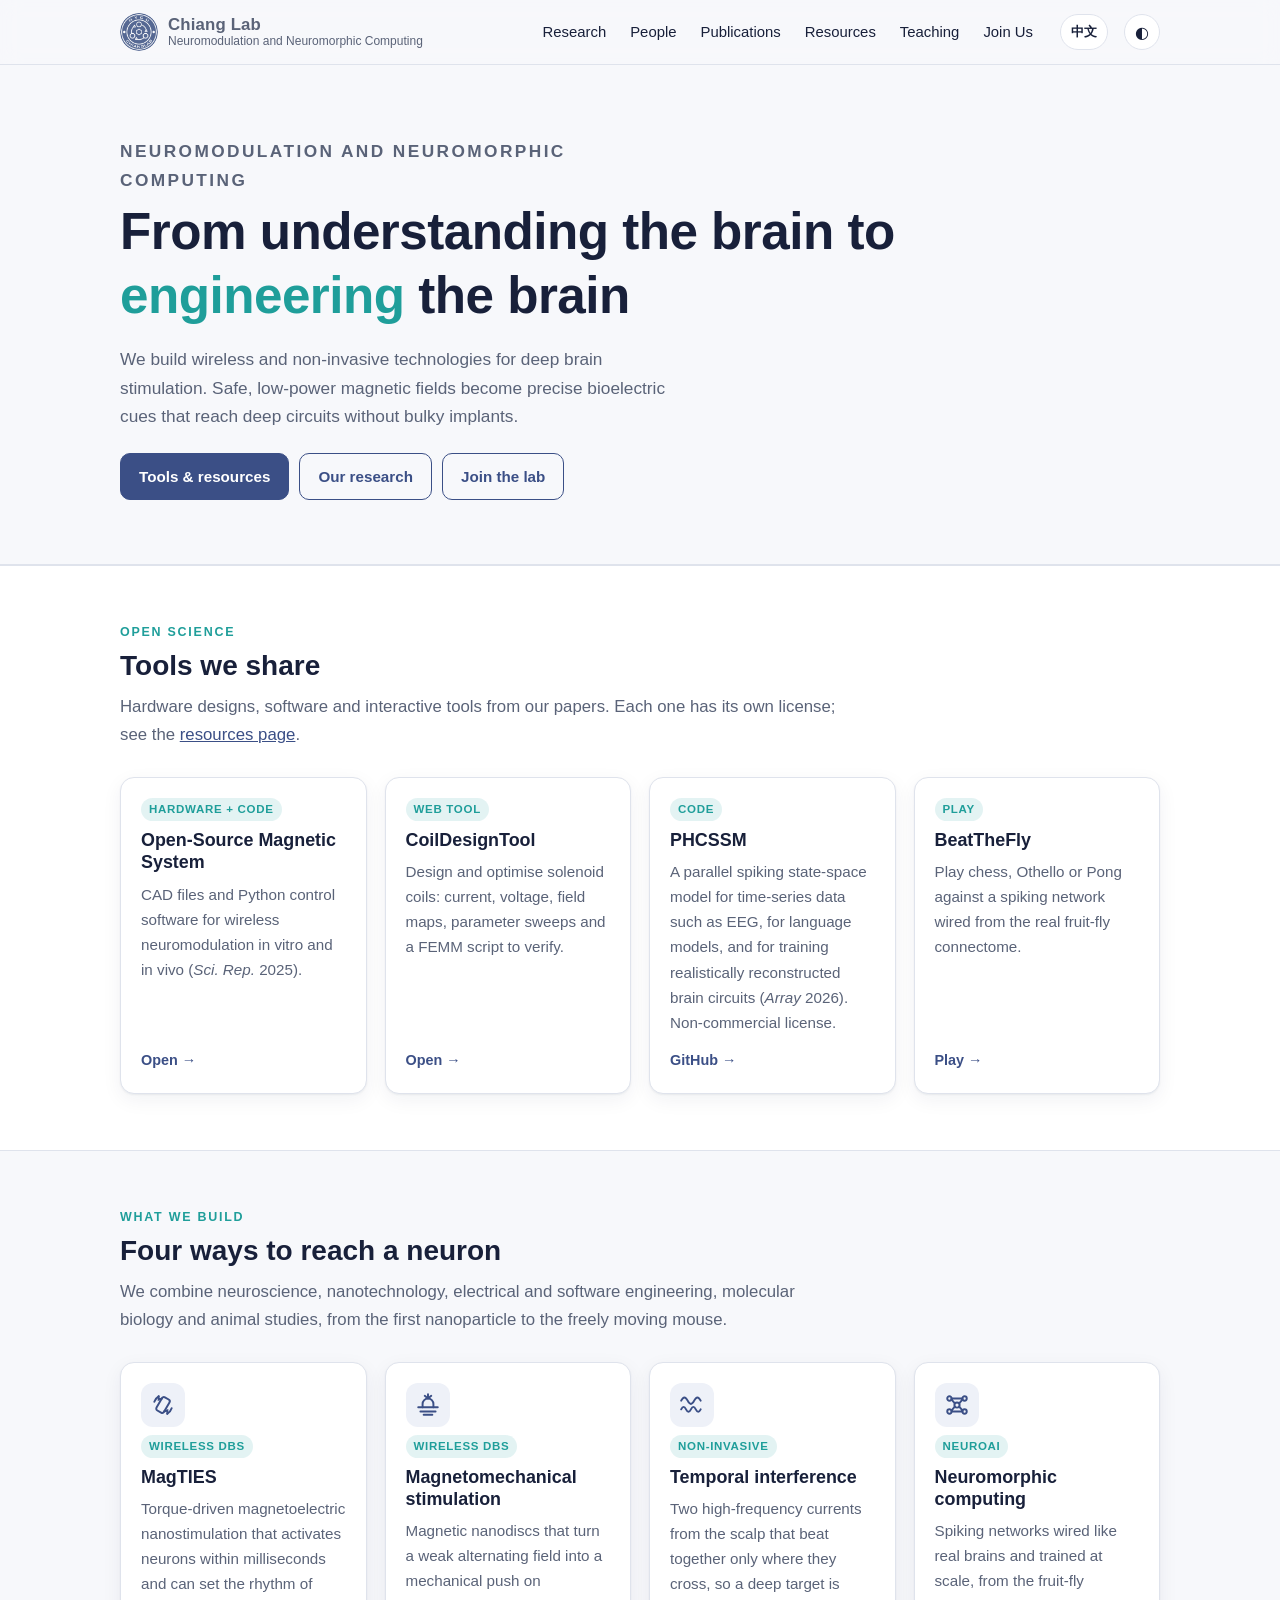
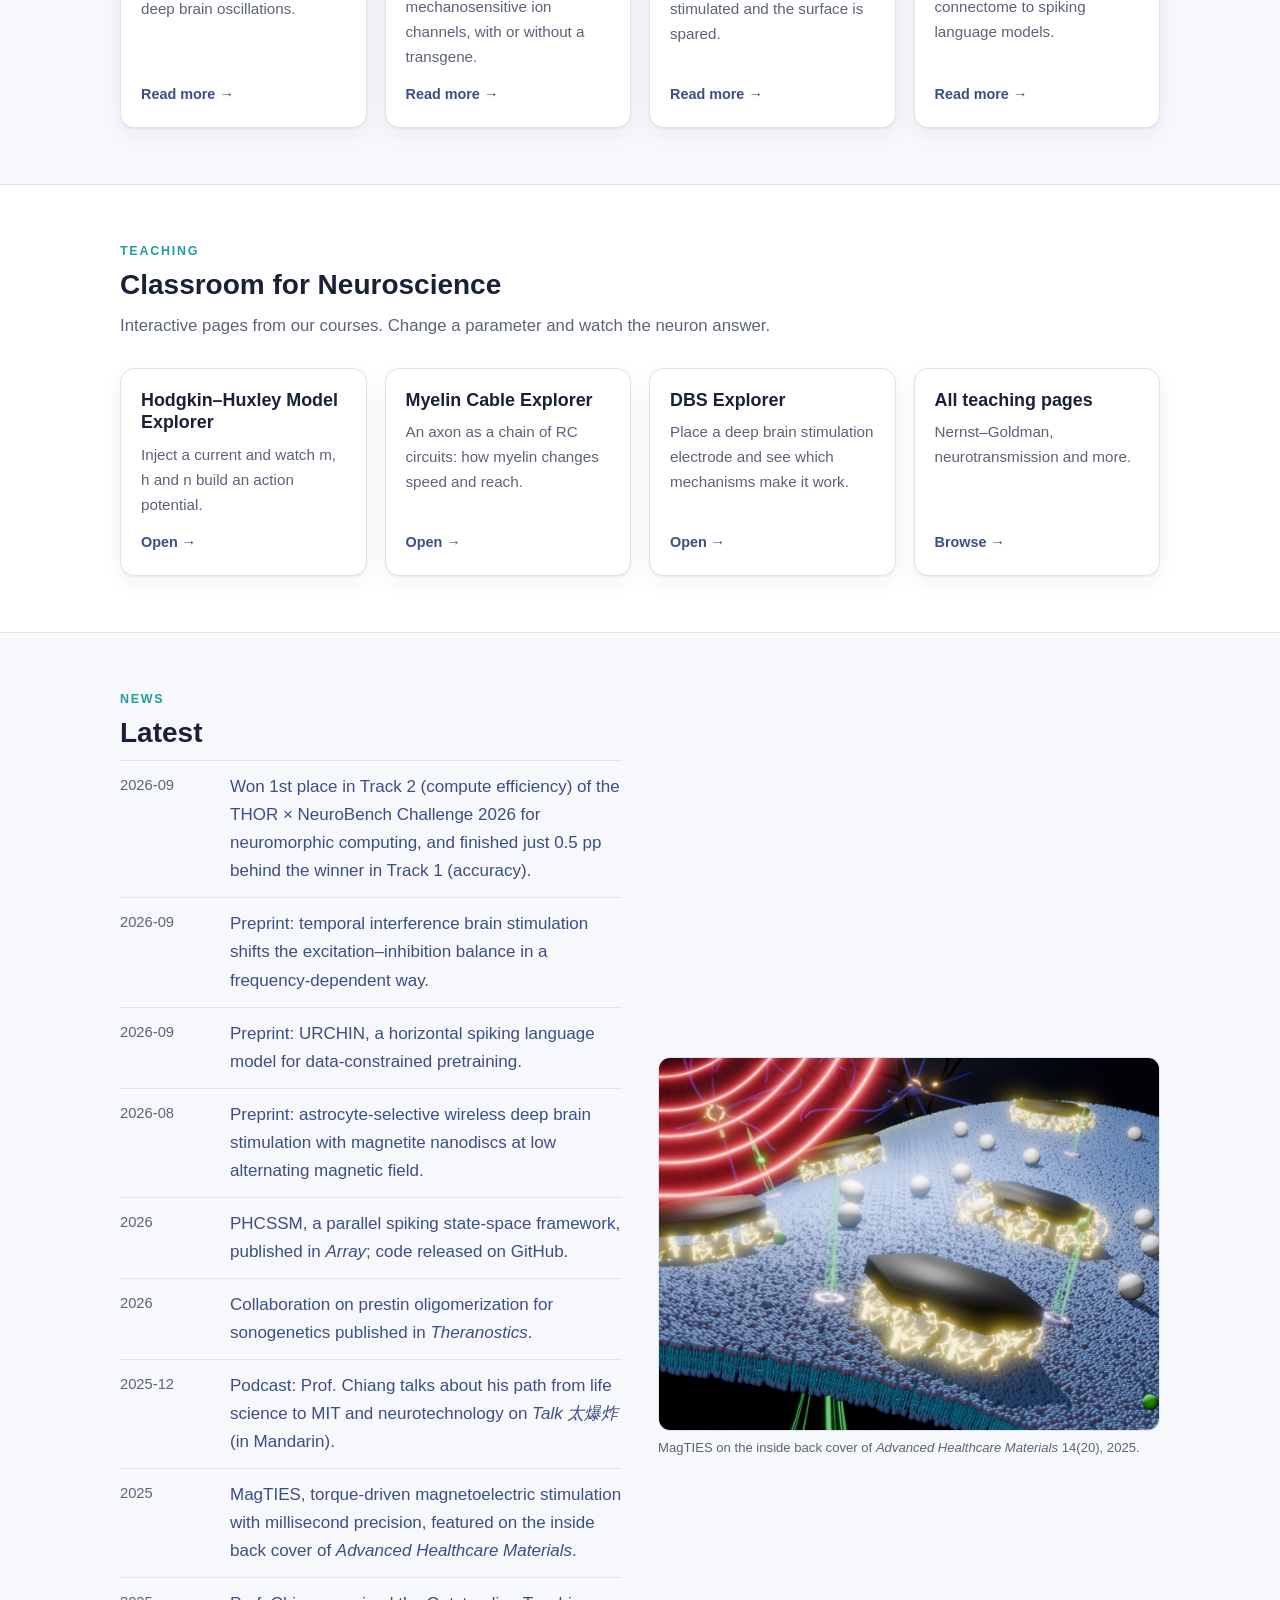
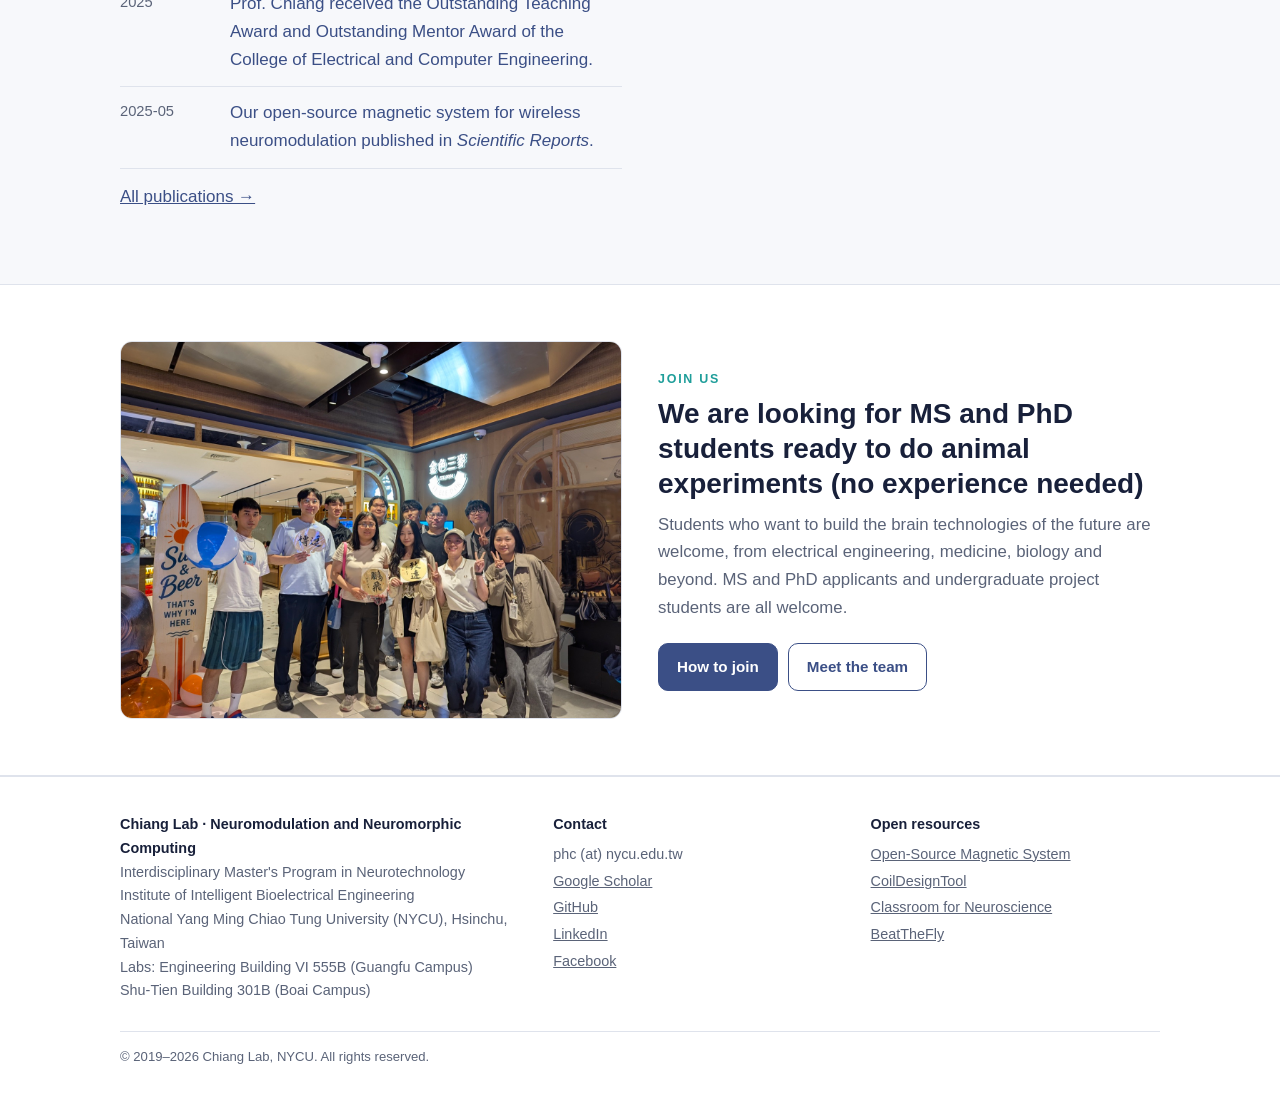
<file: index.html>
<!doctype html>
<html lang="en">
<head>
<meta charset="utf-8">
<meta name="viewport" content="width=device-width, initial-scale=1">
<title>Chiang Lab · Neuromodulation and Neuromorphic Computing</title>
<meta name="description" content="Chiang Lab (Neuromodulation and Neuromorphic Computing, NYCU) develops wireless and non-invasive deep brain stimulation technologies: MagTIES, magnetomechanical stimulation and temporal interference.">
<meta property="og:title" content="Chiang Lab · Neuromodulation and Neuromorphic Computing">
<meta property="og:description" content="Chiang Lab (Neuromodulation and Neuromorphic Computing, NYCU) develops wireless and non-invasive deep brain stimulation technologies: MagTIES, magnetomechanical stimulation and temporal interference.">
<link rel="canonical" href="https://chianglab.com/">
<meta property="og:type" content="website">
<meta property="og:site_name" content="Chiang Lab">
<meta property="og:url" content="https://chianglab.com/">
<meta property="og:image" content="https://chianglab.com/img/research/magties-cover.jpg">
<meta property="og:image:width" content="1200">
<meta property="og:image:height" content="892">
<meta name="twitter:card" content="summary_large_image">
<link rel="alternate" hreflang="en" href="https://chianglab.com/">
<link rel="alternate" hreflang="zh-Hant" href="https://chianglab.com/zh-TW/">
<link rel="icon" href="/favicon.ico" sizes="48x48">
<link rel="icon" href="img/icon-192.png" type="image/png" sizes="192x192">
<link rel="apple-touch-icon" href="img/apple-touch-icon.png">
<script type="application/ld+json">{"@context":"https://schema.org","@type":"ResearchOrganization","name":"Chiang Lab","alternateName":"江柏翰實驗室","url":"https://chianglab.com/","logo":"https://chianglab.com/img/icon-192.png","image":"https://chianglab.com/img/research/magties-cover.jpg","parentOrganization":{"@type":"CollegeOrUniversity","name":"National Yang Ming Chiao Tung University"},"sameAs":["https://github.com/phclab","https://scholar.google.com/citations?user=J-jGDFcAAAAJ"]}</script>
<link rel="stylesheet" href="assets/site.css">
<script>try{const t=localStorage.getItem("chianglab-theme");if(t)document.documentElement.dataset.theme=t}catch(e){}</script>
</head>
<body>
<header class="site-head"><div class="wrap">
  <a class="brand" href="./"><img src="img/logo.png" alt="" width="38" height="38"><span><b>Chiang Lab</b><span>Neuromodulation and Neuromorphic Computing</span></span></a>
  <nav class="nav" id="nav" aria-label="Main"><a href="research/">Research</a><a href="people/">People</a><a href="publications/">Publications</a><a href="resources/">Resources</a><a href="teaching/">Teaching</a><a href="join/">Join Us</a></nav>
  <a class="icon-btn lang" href="zh-TW/" hreflang="zh-Hant" aria-label="切換到中文">中文</a>
  <button class="icon-btn" id="theme" type="button" aria-label="Toggle dark mode">◐</button>
  <button class="icon-btn" id="menu" type="button" aria-label="Menu" aria-expanded="false" aria-controls="nav">☰</button>
</div></header>
<main>
<section class="hero">
  <div class="wrap">
    <div>
      <p class="eyebrow">Neuromodulation and Neuromorphic Computing</p>
      <h1>From understanding the brain to <em>engineering</em> the brain</h1>
      <p>We build wireless and non-invasive technologies for deep brain stimulation. Safe, low-power magnetic fields become precise bioelectric cues that reach deep circuits without bulky implants.</p>
      <div class="btns"><a class="btn primary" href="resources/">Tools &amp; resources</a><a class="btn ghost" href="research/">Our research</a><a class="btn ghost" href="join/">Join the lab</a></div>
    </div>
  </div>
</section>

<section class="alt">
  <div class="wrap">
    <div>
      <p class="eyebrow">Open science</p>
      <h2>Tools we share</h2>
      <p class="lead">Hardware designs, software and interactive tools from our papers. Each one has its own license; see the <a href="resources/">resources page</a>.</p>
      <div class="grid">
        <a class="card" href="https://magneticsystem.chianglab.com/"><span class="tag">Hardware + code</span><h3>Open-Source Magnetic System</h3><p>CAD files and Python control software for wireless neuromodulation in vitro and in vivo (<i>Sci. Rep.</i> 2025).</p><span class="more">Open →</span></a>
        <a class="card" href="https://tools.chianglab.com/coildesigntool/"><span class="tag">Web tool</span><h3>CoilDesignTool</h3><p>Design and optimise solenoid coils: current, voltage, field maps, parameter sweeps and a FEMM script to verify.</p><span class="more">Open →</span></a>
        <a class="card" href="https://github.com/phclab/PHCSSM"><span class="tag">Code</span><h3>PHCSSM</h3><p>A parallel spiking state-space model for time-series data such as EEG, for language models, and for training realistically reconstructed brain circuits (<i>Array</i> 2026). Non-commercial license.</p><span class="more">GitHub →</span></a>
        <a class="card" href="/BeatTheFly/"><span class="tag">Play</span><h3>BeatTheFly</h3><p>Play chess, Othello or Pong against a spiking network wired from the real fruit-fly connectome.</p><span class="more">Play →</span></a>
      </div>
    </div>
  </div>
</section>

<section>
  <div class="wrap">
    <p class="eyebrow">What we build</p>
    <h2>Four ways to reach a neuron</h2>
    <p class="lead">We combine neuroscience, nanotechnology, electrical and software engineering, molecular biology and animal studies, from the first nanoparticle to the freely moving mouse.</p>
    <div class="grid">
      <a class="card" href="research/#magties"><div class="ico"><svg viewBox="0 0 24 24" fill="none" stroke="currentColor" stroke-width="1.8" stroke-linecap="round"><rect x="8" y="5" width="8" height="14" rx="2" transform="rotate(30 12 12)"/><path d="M4 9a9 9 0 0 1 4-5M20 15a9 9 0 0 1-4 5"/><path d="M8 4l0 3 3-1M16 20l0-3-3 1"/></svg></div><span class="tag">Wireless DBS</span><h3>MagTIES</h3><p>Torque-driven magnetoelectric nanostimulation that activates neurons within milliseconds and can set the rhythm of deep brain oscillations.</p><span class="more">Read more →</span></a>
      <a class="card" href="research/#magnetomechanical"><div class="ico"><svg viewBox="0 0 24 24" fill="none" stroke="currentColor" stroke-width="1.8" stroke-linecap="round"><path d="M3 14h18"/><path d="M7 14v-3a5 5 0 0 1 10 0v3"/><path d="M12 2v4M9 3.5l3 2.5 3-2.5"/><path d="M5 18h14M8 21h8"/></svg></div><span class="tag">Wireless DBS</span><h3>Magnetomechanical stimulation</h3><p>Magnetic nanodiscs that turn a weak alternating field into a mechanical push on mechanosensitive ion channels, with or without a transgene.</p><span class="more">Read more →</span></a>
      <a class="card" href="research/#tibs"><div class="ico"><svg viewBox="0 0 24 24" fill="none" stroke="currentColor" stroke-width="1.8" stroke-linecap="round"><path d="M2 8c2-4 4-4 6 0s4 4 6 0 4-4 6 0"/><path d="M2 16c1.5-3 3-3 4.5 0s3 3 4.5 0 3-3 4.5 0 3 3 4.5 0"/></svg></div><span class="tag">Non-invasive</span><h3>Temporal interference</h3><p>Two high-frequency currents from the scalp that beat together only where they cross, so a deep target is stimulated and the surface is spared.</p><span class="more">Read more →</span></a>
      <a class="card" href="research/#neuroai"><div class="ico"><svg viewBox="0 0 24 24" fill="none" stroke="currentColor" stroke-width="1.8" stroke-linecap="round"><circle cx="5" cy="6" r="2"/><circle cx="5" cy="18" r="2"/><circle cx="12" cy="12" r="2.4"/><circle cx="19" cy="6" r="2"/><circle cx="19" cy="18" r="2"/><path d="M7 7l3 3.5M7 17l3-3.5M14 10.5L17 7M14 13.5l3 3.5M7 6h10M7 18h10"/></svg></div><span class="tag">NeuroAI</span><h3>Neuromorphic computing</h3><p>Spiking networks wired like real brains and trained at scale, from the fruit-fly connectome to spiking language models.</p><span class="more">Read more →</span></a>
    </div>
  </div>
</section>

<section class="alt">
  <div class="wrap">
    <p class="eyebrow">Teaching</p>
    <h2>Classroom for Neuroscience</h2>
    <p class="lead">Interactive pages from our courses. Change a parameter and watch the neuron answer.</p>
    <div class="grid">
      <a class="card" href="/class/HH_Model_Explorer/"><h3>Hodgkin–Huxley Model Explorer</h3><p>Inject a current and watch m, h and n build an action potential.</p><span class="more">Open →</span></a>
      <a class="card" href="/class/Myelin_Cable_Explorer/"><h3>Myelin Cable Explorer</h3><p>An axon as a chain of RC circuits: how myelin changes speed and reach.</p><span class="more">Open →</span></a>
      <a class="card" href="/class/DBS_Explorer/"><h3>DBS Explorer</h3><p>Place a deep brain stimulation electrode and see which mechanisms make it work.</p><span class="more">Open →</span></a>
      <a class="card" href="teaching/"><h3>All teaching pages</h3><p>Nernst–Goldman, neurotransmission and more.</p><span class="more">Browse →</span></a>
    </div>
  </div>
</section>

<section>
  <div class="wrap split">
    <div>
      <p class="eyebrow">News</p>
      <h2>Latest</h2>
      <ul class="news"><li><time>2026-09</time><span><a href="https://neuromorphiccommons.com/events/thor_neurob_comp_2026/leaderboard.html">Won 1st place in Track 2 (compute efficiency) of the THOR × NeuroBench Challenge 2026 for neuromorphic computing, and finished just 0.5 pp behind the winner in Track 1 (accuracy).</a></span></li><li><time>2026-09</time><span><a href="https://scholar.google.com/scholar?q=%22Manipulating+Excitation-Inhibition+Balance+by+Temporal+Interference+Brain+Stimulation%22">Preprint: temporal interference brain stimulation shifts the excitation–inhibition balance in a frequency-dependent way.</a></span></li><li><time>2026-09</time><span><a href="https://arxiv.org/abs/2609.13899">Preprint: URCHIN, a horizontal spiking language model for data-constrained pretraining.</a></span></li><li><time>2026-08</time><span><a href="https://scholar.google.com/scholar?q=%22Astrocyte-Selective+Wireless+Deep+Brain+Stimulation%22">Preprint: astrocyte-selective wireless deep brain stimulation with magnetite nanodiscs at low alternating magnetic field.</a></span></li><li><time>2026</time><span><a href="https://doi.org/10.1016/j.array.2026.101315">PHCSSM, a parallel spiking state-space framework, published in <i>Array</i>; code released on GitHub.</a></span></li><li><time>2026</time><span><a href="https://scholar.google.com/scholar?q=%22Enhancing+prestin+oligomerization+for+superior+sonogenetics%22">Collaboration on prestin oligomerization for sonogenetics published in <i>Theranostics</i>.</a></span></li><li><time>2025-12</time><span><a href="https://www.youtube.com/watch?v=yFep-w6PaEI">Podcast: Prof. Chiang talks about his path from life science to MIT and neurotechnology on <i>Talk 太爆炸</i> (in Mandarin).</a></span></li><li><time>2025</time><span><a href="research/#magties">MagTIES, torque-driven magnetoelectric stimulation with millisecond precision, featured on the inside back cover of <i>Advanced Healthcare Materials</i>.</a></span></li><li><time>2025</time><span><a href="people/">Prof. Chiang received the Outstanding Teaching Award and Outstanding Mentor Award of the College of Electrical and Computer Engineering.</a></span></li><li><time>2025-05</time><span><a href="https://magneticsystem.chianglab.com/">Our open-source magnetic system for wireless neuromodulation published in <i>Scientific Reports</i>.</a></span></li></ul>
      <p style="margin-top:14px"><a href="publications/">All publications →</a></p>
    </div>
    <figure><img src="img/research/magties-cover.jpg" alt="Inside back cover art: magnetic nanodiscs twisting on a neuron membrane" width="1200" height="892" loading="lazy"><figcaption>MagTIES on the inside back cover of <i>Advanced Healthcare Materials</i> 14(20), 2025.</figcaption></figure>
  </div>
</section>

<section class="alt">
  <div class="wrap split rev">
    <div>
      <p class="eyebrow">Join us</p>
      <h2>We are looking for MS and PhD students ready to do animal experiments (no experience needed)</h2>
      <p class="lead" style="margin-bottom:14px">Students who want to build the brain technologies of the future are welcome, from electrical engineering, medicine, biology and beyond. MS and PhD applicants and undergraduate project students are all welcome.</p>
      <div class="btns"><a class="btn primary" href="join/">How to join</a><a class="btn ghost" href="people/">Meet the team</a></div>
    </div>
    <figure><img src="img/research/team.jpg" alt="Chiang Lab members" width="1400" height="1054" loading="lazy"></figure>
  </div>
</section>
</main>
<footer class="site-foot"><div class="wrap">
  <div><b>Chiang Lab · Neuromodulation and Neuromorphic Computing</b><br>Interdisciplinary Master's Program in Neurotechnology<br>Institute of Intelligent Bioelectrical Engineering<br>National Yang Ming Chiao Tung University (NYCU), Hsinchu, Taiwan<br>Labs: Engineering Building VI 555B (Guangfu Campus)<br>Shu-Tien Building 301B (Boai Campus)</div>
  <div><b>Contact</b><ul>
    <li>phc (at) nycu.edu.tw</li>
    <li><a href="https://scholar.google.com/citations?user=J-jGDFcAAAAJ">Google Scholar</a></li>
    <li><a href="https://github.com/phclab">GitHub</a></li>
    <li><a href="https://www.linkedin.com/in/pohanc/">LinkedIn</a></li>
    <li><a href="https://www.facebook.com/ChiangLab-1287645511374870/">Facebook</a></li></ul></div>
  <div><b>Open resources</b><ul>
    <li><a href="https://magneticsystem.chianglab.com/">Open-Source Magnetic System</a></li>
    <li><a href="https://tools.chianglab.com/coildesigntool/">CoilDesignTool</a></li>
    <li><a href="/class/">Classroom for Neuroscience</a></li>
    <li><a href="/BeatTheFly/">BeatTheFly</a></li></ul></div>
  <div class="copy">© 2019–2026 Chiang Lab, NYCU. All rights reserved.</div>
</div></footer>
<script src="assets/site.js"></script>
</body>
</html>
</file>
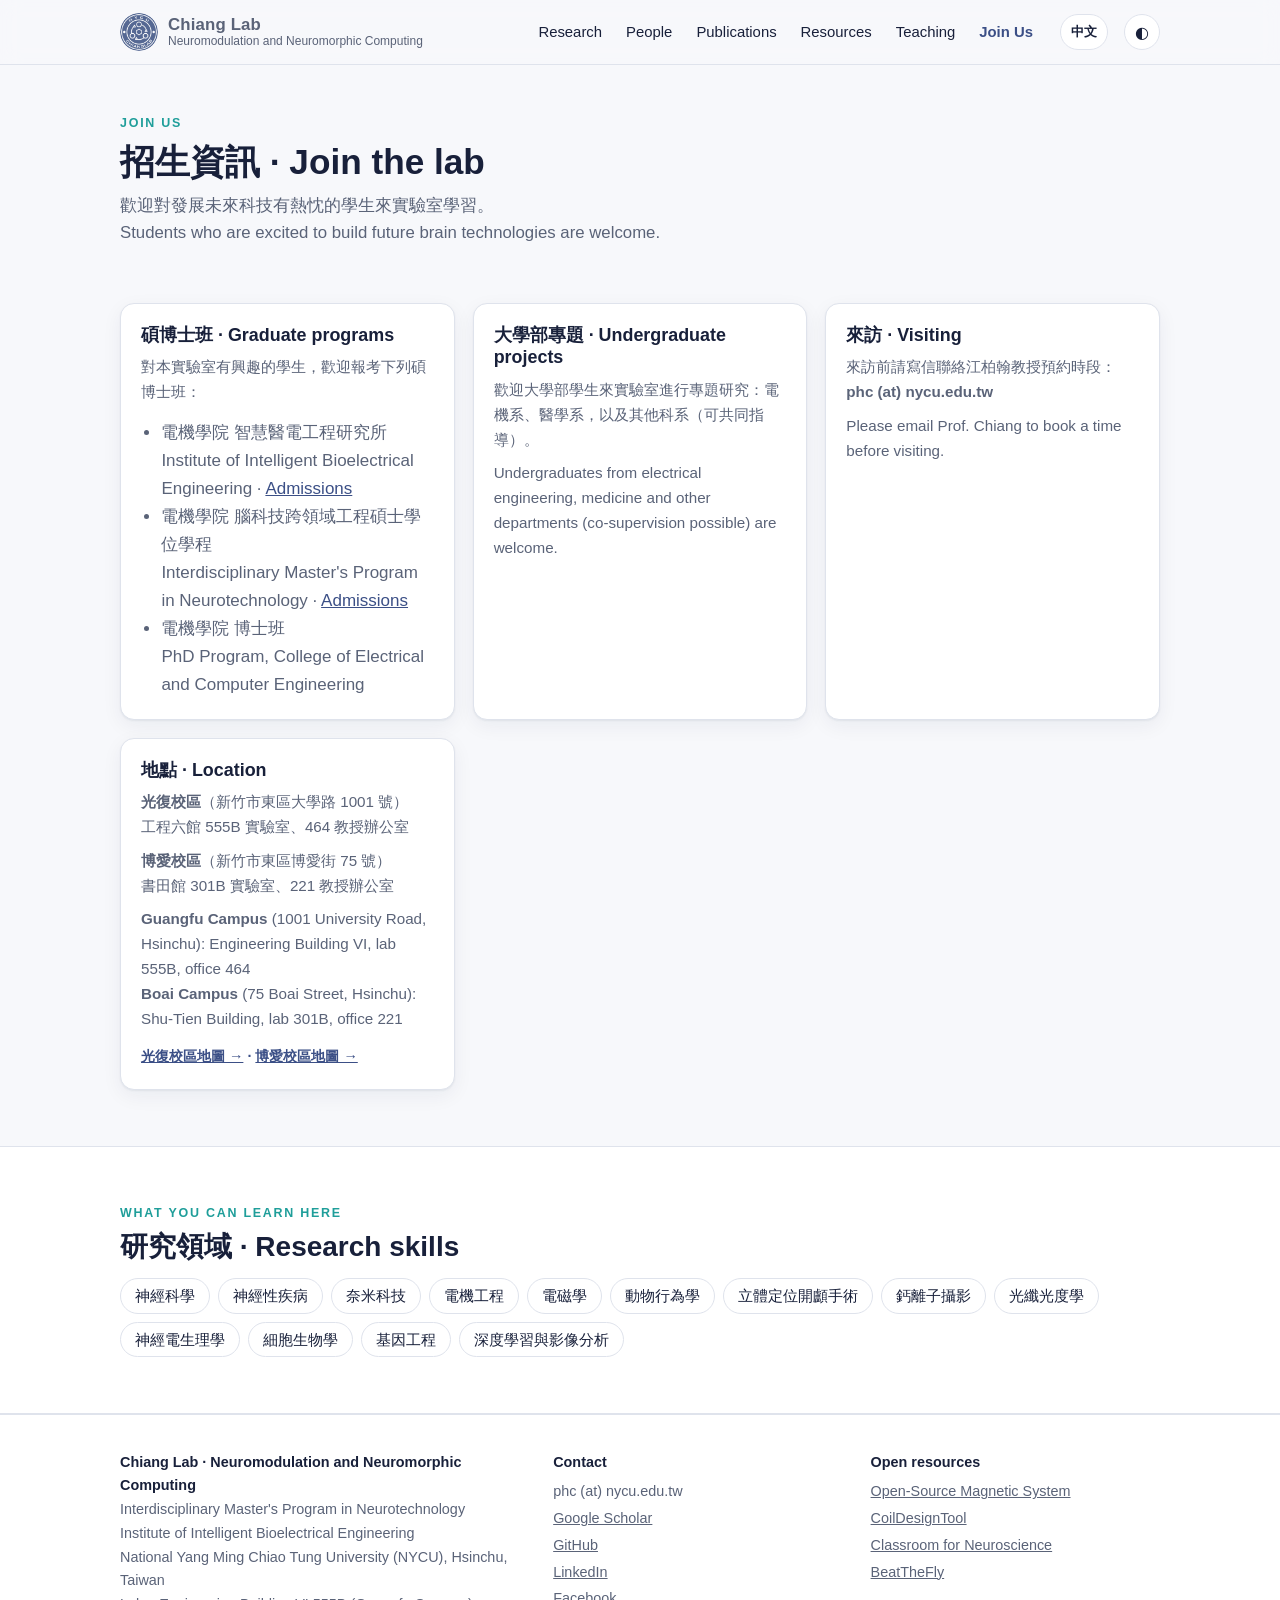
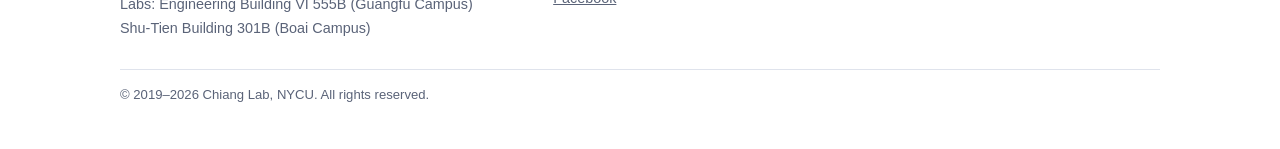
<file: join/index.html>
<!doctype html>
<html lang="en">
<head>
<meta charset="utf-8">
<meta name="viewport" content="width=device-width, initial-scale=1">
<title>Join Us · Chiang Lab</title>
<meta name="description" content="How to join Chiang Lab at NYCU: graduate programs, undergraduate projects and visiting.">
<meta property="og:title" content="Join Us · Chiang Lab">
<meta property="og:description" content="How to join Chiang Lab at NYCU: graduate programs, undergraduate projects and visiting.">
<link rel="canonical" href="https://chianglab.com/join/">
<meta property="og:type" content="website">
<meta property="og:site_name" content="Chiang Lab">
<meta property="og:url" content="https://chianglab.com/join/">
<meta property="og:image" content="https://chianglab.com/img/research/magties-cover.jpg">
<meta property="og:image:width" content="1200">
<meta property="og:image:height" content="892">
<meta name="twitter:card" content="summary_large_image">
<link rel="alternate" hreflang="en" href="https://chianglab.com/join/">
<link rel="alternate" hreflang="zh-Hant" href="https://chianglab.com/zh-TW/join/">
<link rel="icon" href="/favicon.ico" sizes="48x48">
<link rel="icon" href="../img/icon-192.png" type="image/png" sizes="192x192">
<link rel="apple-touch-icon" href="../img/apple-touch-icon.png">
<link rel="stylesheet" href="../assets/site.css">
<script>try{const t=localStorage.getItem("chianglab-theme");if(t)document.documentElement.dataset.theme=t}catch(e){}</script>
</head>
<body>
<header class="site-head"><div class="wrap">
  <a class="brand" href="../"><img src="../img/logo.png" alt="" width="38" height="38"><span><b>Chiang Lab</b><span>Neuromodulation and Neuromorphic Computing</span></span></a>
  <nav class="nav" id="nav" aria-label="Main"><a href="../research/">Research</a><a href="../people/">People</a><a href="../publications/">Publications</a><a href="../resources/">Resources</a><a href="../teaching/">Teaching</a><a href="../join/" aria-current="page">Join Us</a></nav>
  <a class="icon-btn lang" href="../zh-TW/join/" hreflang="zh-Hant" aria-label="切換到中文">中文</a>
  <button class="icon-btn" id="theme" type="button" aria-label="Toggle dark mode">◐</button>
  <button class="icon-btn" id="menu" type="button" aria-label="Menu" aria-expanded="false" aria-controls="nav">☰</button>
</div></header>
<main>
<div class="wrap page-head"><p class="eyebrow">Join us</p><h1>招生資訊 · Join the lab</h1>
<p class="lead">歡迎對發展未來科技有熱忱的學生來實驗室學習。<br>Students who are excited to build future brain technologies are welcome.</p></div>
<section style="padding-top:20px"><div class="wrap grid two" lang="zh-Hant">
  <div class="card"><h3>碩博士班 · Graduate programs</h3><p>對本實驗室有興趣的學生，歡迎報考下列碩博士班：</p>
    <ul style="margin:6px 0 0;padding-left:1.2em;color:var(--dim)">
      <li>電機學院 智慧醫電工程研究所<br><span lang="en">Institute of Intelligent Bioelectrical Engineering</span> · <a href="https://ibe.nycu.edu.tw/ibe/ch/app/folder/6355">Admissions</a></li>
      <li>電機學院 腦科技跨領域工程碩士學位學程<br><span lang="en">Interdisciplinary Master's Program in Neurotechnology</span> · <a href="https://braintech.nycu.edu.tw/latestevent/index?Parser=9,7,227">Admissions</a></li>
      <li>電機學院 博士班<br><span lang="en">PhD Program, College of Electrical and Computer Engineering</span></li></ul></div>
  <div class="card"><h3>大學部專題 · Undergraduate projects</h3><p>歡迎大學部學生來實驗室進行專題研究：電機系、醫學系，以及其他科系（可共同指導）。</p>
    <p lang="en">Undergraduates from electrical engineering, medicine and other departments (co-supervision possible) are welcome.</p></div>
  <div class="card"><h3>來訪 · Visiting</h3><p>來訪前請寫信聯絡江柏翰教授預約時段：<b>phc (at) nycu.edu.tw</b></p>
    <p lang="en">Please email Prof. Chiang to book a time before visiting.</p></div>
  <div class="card"><h3>地點 · Location</h3><p><b>光復校區</b>（新竹市東區大學路 1001 號）<br>工程六館 555B 實驗室、464 教授辦公室</p><p><b>博愛校區</b>（新竹市東區博愛街 75 號）<br>書田館 301B 實驗室、221 教授辦公室</p>
    <p lang="en"><b>Guangfu Campus</b> (1001 University Road, Hsinchu): Engineering Building VI, lab 555B, office 464<br><b>Boai Campus</b> (75 Boai Street, Hsinchu): Shu-Tien Building, lab 301B, office 221</p>
    <span class="more"><a href="https://maps.google.com/?q=國立陽明交通大學+工程六館">光復校區地圖 →</a> · <a href="https://maps.google.com/?q=國立陽明交通大學+博愛校區+書田館">博愛校區地圖 →</a></span></div>
</div></section>
<section class="alt"><div class="wrap">
  <p class="eyebrow">What you can learn here</p><h2>研究領域 · Research skills</h2>
  <ul class="chips" style="margin-top:14px" lang="zh-Hant"><li>神經科學</li><li>神經性疾病</li><li>奈米科技</li><li>電機工程</li><li>電磁學</li><li>動物行為學</li><li>立體定位開顱手術</li><li>鈣離子攝影</li><li>光纖光度學</li><li>神經電生理學</li><li>細胞生物學</li><li>基因工程</li><li>深度學習與影像分析</li></ul>
</div></section>
</main>
<footer class="site-foot"><div class="wrap">
  <div><b>Chiang Lab · Neuromodulation and Neuromorphic Computing</b><br>Interdisciplinary Master's Program in Neurotechnology<br>Institute of Intelligent Bioelectrical Engineering<br>National Yang Ming Chiao Tung University (NYCU), Hsinchu, Taiwan<br>Labs: Engineering Building VI 555B (Guangfu Campus)<br>Shu-Tien Building 301B (Boai Campus)</div>
  <div><b>Contact</b><ul>
    <li>phc (at) nycu.edu.tw</li>
    <li><a href="https://scholar.google.com/citations?user=J-jGDFcAAAAJ">Google Scholar</a></li>
    <li><a href="https://github.com/phclab">GitHub</a></li>
    <li><a href="https://www.linkedin.com/in/pohanc/">LinkedIn</a></li>
    <li><a href="https://www.facebook.com/ChiangLab-1287645511374870/">Facebook</a></li></ul></div>
  <div><b>Open resources</b><ul>
    <li><a href="https://magneticsystem.chianglab.com/">Open-Source Magnetic System</a></li>
    <li><a href="https://tools.chianglab.com/coildesigntool/">CoilDesignTool</a></li>
    <li><a href="/class/">Classroom for Neuroscience</a></li>
    <li><a href="/BeatTheFly/">BeatTheFly</a></li></ul></div>
  <div class="copy">© 2019–2026 Chiang Lab, NYCU. All rights reserved.</div>
</div></footer>
<script src="../assets/site.js"></script>
</body>
</html>
</file>
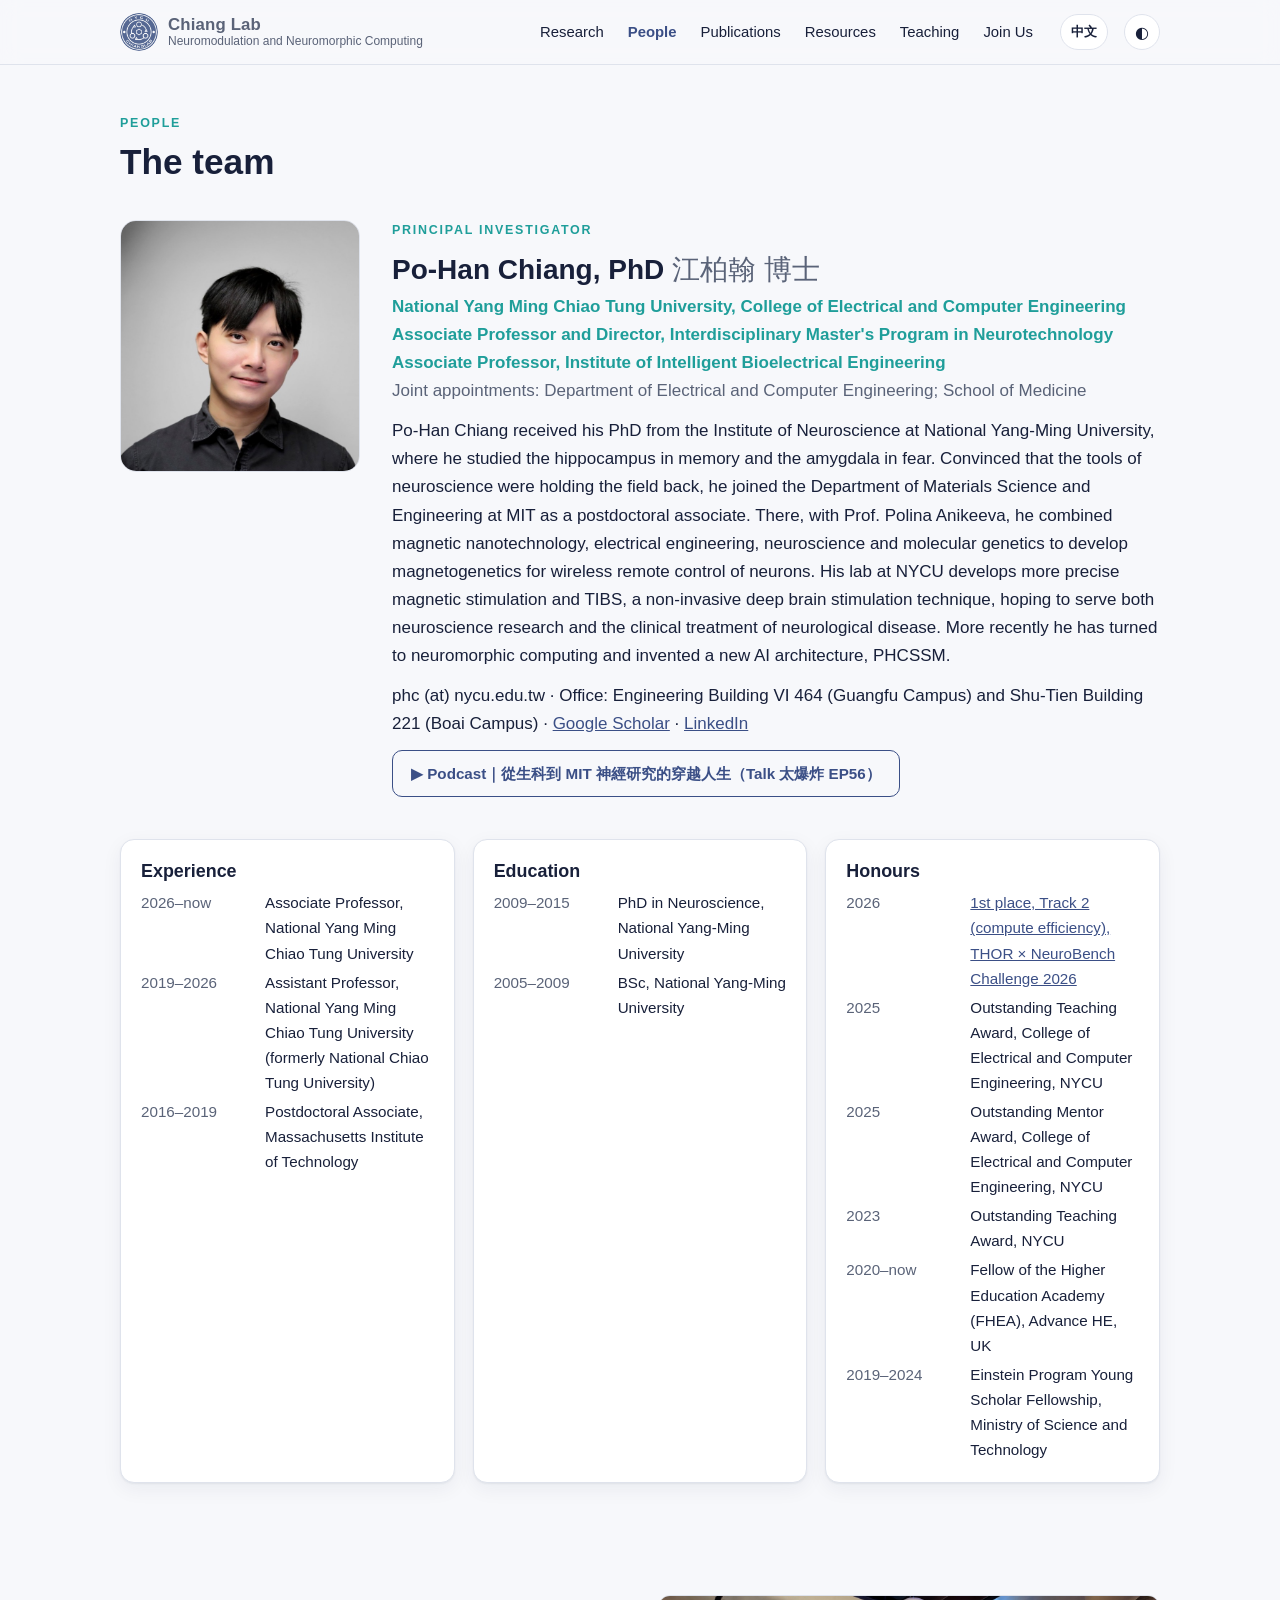
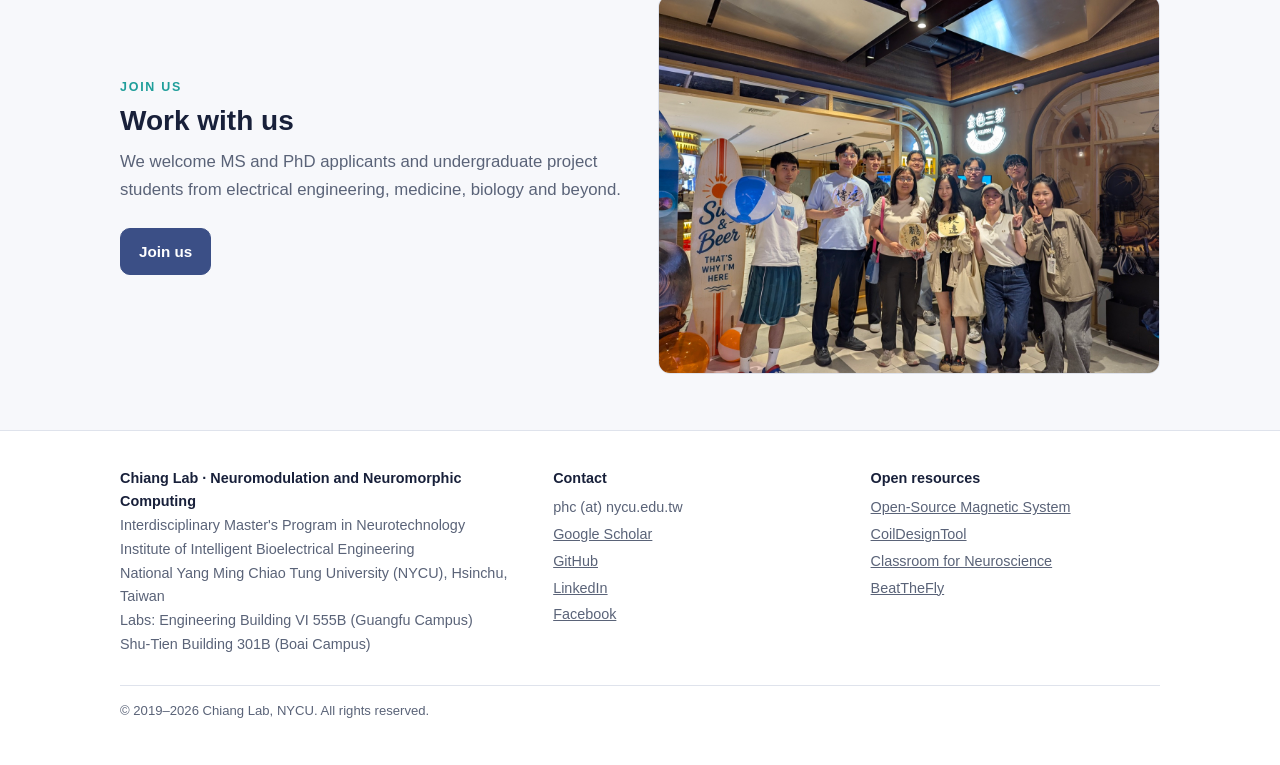
<file: people/index.html>
<!doctype html>
<html lang="en">
<head>
<meta charset="utf-8">
<meta name="viewport" content="width=device-width, initial-scale=1">
<title>People · Chiang Lab</title>
<meta name="description" content="Principal investigator Po-Han Chiang and the members of Chiang Lab, NYCU.">
<meta property="og:title" content="People · Chiang Lab">
<meta property="og:description" content="Principal investigator Po-Han Chiang and the members of Chiang Lab, NYCU.">
<link rel="canonical" href="https://chianglab.com/people/">
<meta property="og:type" content="website">
<meta property="og:site_name" content="Chiang Lab">
<meta property="og:url" content="https://chianglab.com/people/">
<meta property="og:image" content="https://chianglab.com/img/research/magties-cover.jpg">
<meta property="og:image:width" content="1200">
<meta property="og:image:height" content="892">
<meta name="twitter:card" content="summary_large_image">
<link rel="alternate" hreflang="en" href="https://chianglab.com/people/">
<link rel="alternate" hreflang="zh-Hant" href="https://chianglab.com/zh-TW/people/">
<link rel="icon" href="/favicon.ico" sizes="48x48">
<link rel="icon" href="../img/icon-192.png" type="image/png" sizes="192x192">
<link rel="apple-touch-icon" href="../img/apple-touch-icon.png">
<link rel="stylesheet" href="../assets/site.css">
<script>try{const t=localStorage.getItem("chianglab-theme");if(t)document.documentElement.dataset.theme=t}catch(e){}</script>
</head>
<body>
<header class="site-head"><div class="wrap">
  <a class="brand" href="../"><img src="../img/logo.png" alt="" width="38" height="38"><span><b>Chiang Lab</b><span>Neuromodulation and Neuromorphic Computing</span></span></a>
  <nav class="nav" id="nav" aria-label="Main"><a href="../research/">Research</a><a href="../people/" aria-current="page">People</a><a href="../publications/">Publications</a><a href="../resources/">Resources</a><a href="../teaching/">Teaching</a><a href="../join/">Join Us</a></nav>
  <a class="icon-btn lang" href="../zh-TW/people/" hreflang="zh-Hant" aria-label="切換到中文">中文</a>
  <button class="icon-btn" id="theme" type="button" aria-label="Toggle dark mode">◐</button>
  <button class="icon-btn" id="menu" type="button" aria-label="Menu" aria-expanded="false" aria-controls="nav">☰</button>
</div></header>
<main>
<div class="wrap page-head"><p class="eyebrow">People</p><h1>The team</h1></div>
<section style="padding-top:20px">
  <div class="wrap pi">
    <img src="../img/people/po-han-chiang.jpg" alt="Po-Han Chiang" width="700" height="735">
    <div class="prose">
      <p class="eyebrow">Principal investigator</p>
      <h2>Po-Han Chiang, PhD <span lang="zh-Hant" style="color:var(--dim);font-weight:400">江柏翰 博士</span></h2>
      <p style="color:var(--field);font-weight:600;margin-top:-4px">National Yang Ming Chiao Tung University, College of Electrical and Computer Engineering<br>Associate Professor and Director, Interdisciplinary Master's Program in Neurotechnology<br>Associate Professor, Institute of Intelligent Bioelectrical Engineering<br><span style="color:var(--dim);font-weight:400">Joint appointments: Department of Electrical and Computer Engineering; School of Medicine</span></p>
      <p>Po-Han Chiang received his PhD from the Institute of Neuroscience at National Yang-Ming University, where he studied the hippocampus in memory and the amygdala in fear. Convinced that the tools of neuroscience were holding the field back, he joined the Department of Materials Science and Engineering at MIT as a postdoctoral associate. There, with Prof. Polina Anikeeva, he combined magnetic nanotechnology, electrical engineering, neuroscience and molecular genetics to develop magnetogenetics for wireless remote control of neurons. His lab at NYCU develops more precise magnetic stimulation and TIBS, a non-invasive deep brain stimulation technique, hoping to serve both neuroscience research and the clinical treatment of neurological disease. More recently he has turned to neuromorphic computing and invented a new AI architecture, PHCSSM.</p>
      <p>phc (at) nycu.edu.tw · Office: Engineering Building VI 464 (Guangfu Campus) and Shu-Tien Building 221 (Boai Campus) · <a href="https://scholar.google.com/citations?user=J-jGDFcAAAAJ">Google Scholar</a> · <a href="https://www.linkedin.com/in/pohanc/">LinkedIn</a></p>
      <p><a class="btn ghost" href="https://www.youtube.com/watch?v=yFep-w6PaEI">▶ Podcast｜從生科到 MIT 神經研究的穿越人生（Talk 太爆炸 EP56）</a></p>
    </div>
  </div>
  <div class="wrap grid two" style="margin-top:30px">
    <div class="card"><h3>Experience</h3><dl class="cv">
      <dt>2026–now</dt><dd>Associate Professor, National Yang Ming Chiao Tung University</dd>
      <dt>2019–2026</dt><dd>Assistant Professor, National Yang Ming Chiao Tung University (formerly National Chiao Tung University)</dd>
      <dt>2016–2019</dt><dd>Postdoctoral Associate, Massachusetts Institute of Technology</dd></dl></div>
    <div class="card"><h3>Education</h3><dl class="cv">
      <dt>2009–2015</dt><dd>PhD in Neuroscience, National Yang-Ming University</dd>
      <dt>2005–2009</dt><dd>BSc, National Yang-Ming University</dd></dl></div>
    <div class="card"><h3>Honours</h3><dl class="cv">
      <dt>2026</dt><dd><a href="https://neuromorphiccommons.com/events/thor_neurob_comp_2026/leaderboard.html">1st place, Track 2 (compute efficiency), THOR × NeuroBench Challenge 2026</a></dd>
      <dt>2025</dt><dd>Outstanding Teaching Award, College of Electrical and Computer Engineering, NYCU</dd>
      <dt>2025</dt><dd>Outstanding Mentor Award, College of Electrical and Computer Engineering, NYCU</dd>
      <dt>2023</dt><dd>Outstanding Teaching Award, NYCU</dd>
      <dt>2020–now</dt><dd>Fellow of the Higher Education Academy (FHEA), Advance HE, UK</dd>
      <dt>2019–2024</dt><dd>Einstein Program Young Scholar Fellowship, Ministry of Science and Technology</dd></dl></div>
  </div>
</section>
<section>
  <div class="wrap split">
    <div>
      <p class="eyebrow">Join us</p>
      <h2>Work with us</h2>
      <p class="lead" style="margin-bottom:0">We welcome MS and PhD applicants and undergraduate project students from electrical engineering, medicine, biology and beyond.</p>
      <p style="margin-top:24px"><a class="btn primary" href="../join/">Join us</a></p>
    </div>
    <figure><img src="../img/research/team.jpg" alt="Chiang Lab members" width="1400" height="1054" loading="lazy"></figure>
  </div>
</section>
</main>
<footer class="site-foot"><div class="wrap">
  <div><b>Chiang Lab · Neuromodulation and Neuromorphic Computing</b><br>Interdisciplinary Master's Program in Neurotechnology<br>Institute of Intelligent Bioelectrical Engineering<br>National Yang Ming Chiao Tung University (NYCU), Hsinchu, Taiwan<br>Labs: Engineering Building VI 555B (Guangfu Campus)<br>Shu-Tien Building 301B (Boai Campus)</div>
  <div><b>Contact</b><ul>
    <li>phc (at) nycu.edu.tw</li>
    <li><a href="https://scholar.google.com/citations?user=J-jGDFcAAAAJ">Google Scholar</a></li>
    <li><a href="https://github.com/phclab">GitHub</a></li>
    <li><a href="https://www.linkedin.com/in/pohanc/">LinkedIn</a></li>
    <li><a href="https://www.facebook.com/ChiangLab-1287645511374870/">Facebook</a></li></ul></div>
  <div><b>Open resources</b><ul>
    <li><a href="https://magneticsystem.chianglab.com/">Open-Source Magnetic System</a></li>
    <li><a href="https://tools.chianglab.com/coildesigntool/">CoilDesignTool</a></li>
    <li><a href="/class/">Classroom for Neuroscience</a></li>
    <li><a href="/BeatTheFly/">BeatTheFly</a></li></ul></div>
  <div class="copy">© 2019–2026 Chiang Lab, NYCU. All rights reserved.</div>
</div></footer>
<script src="../assets/site.js"></script>
</body>
</html>
</file>
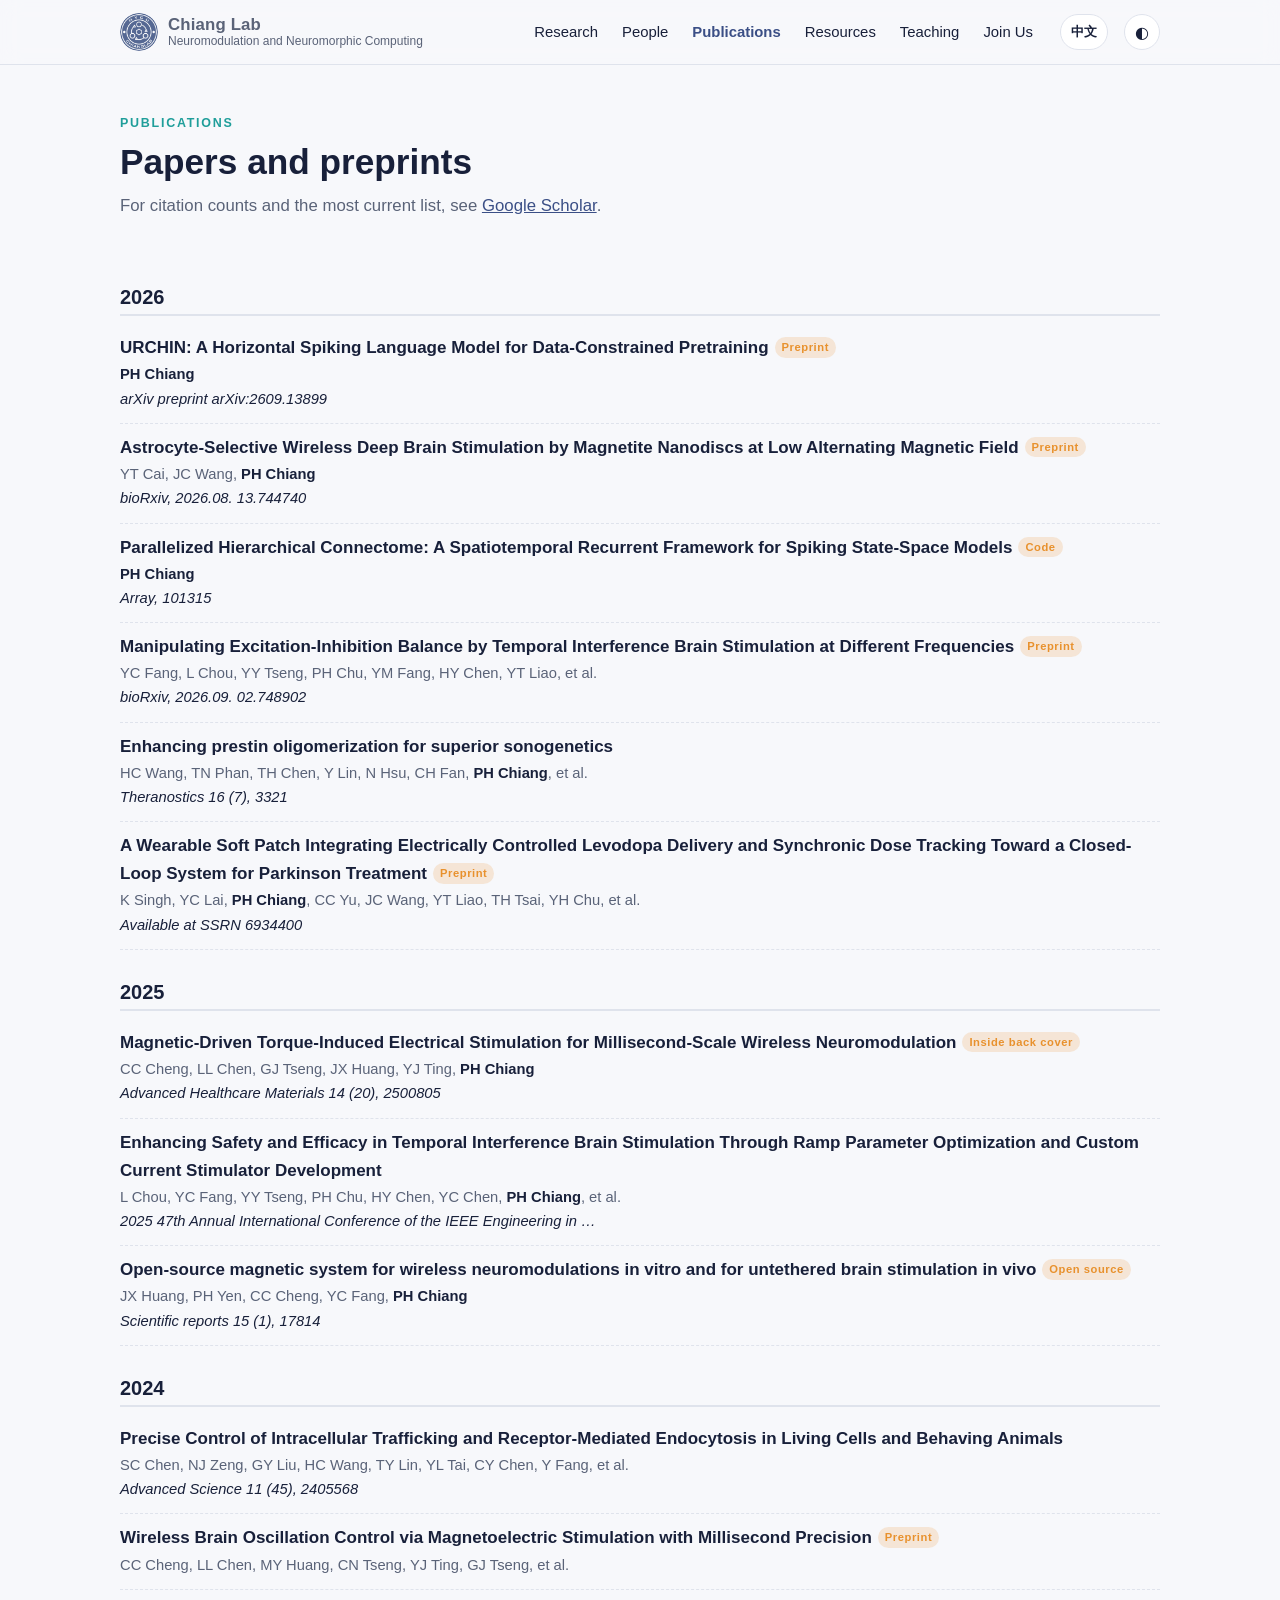
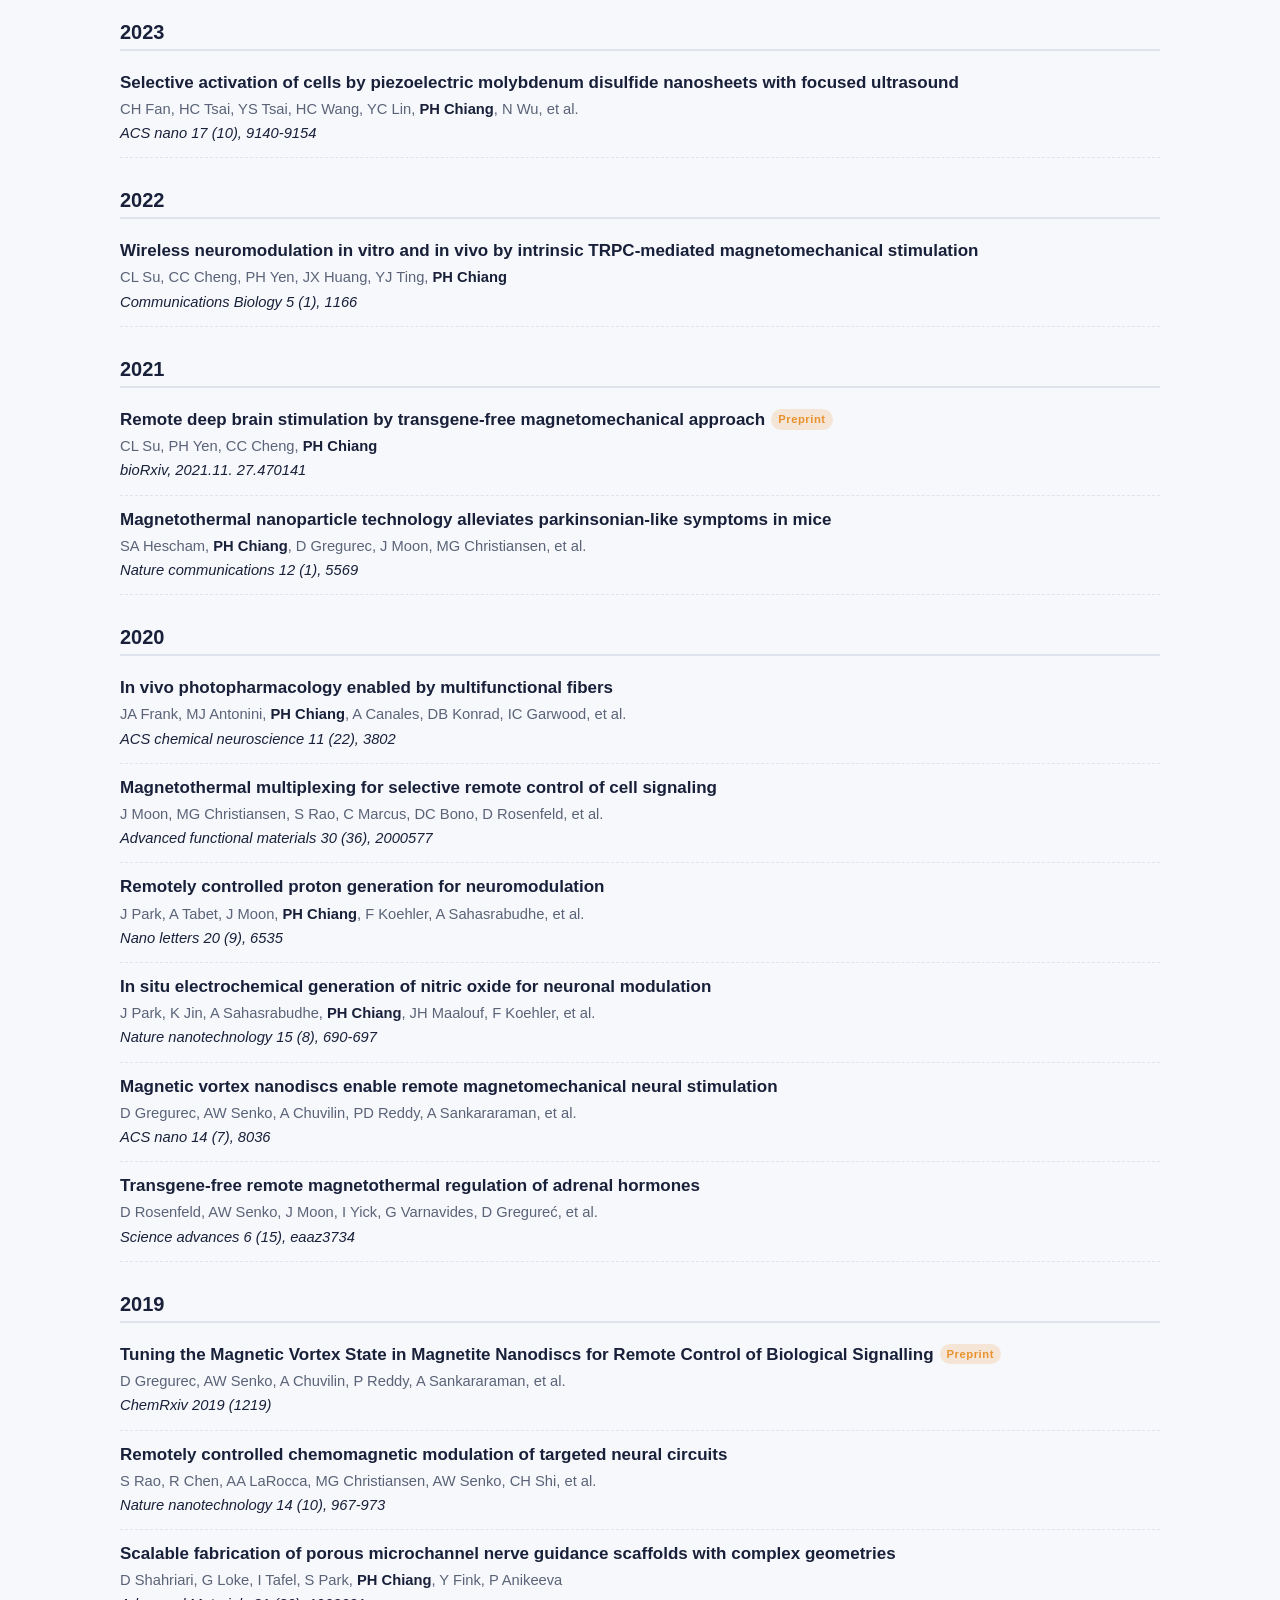
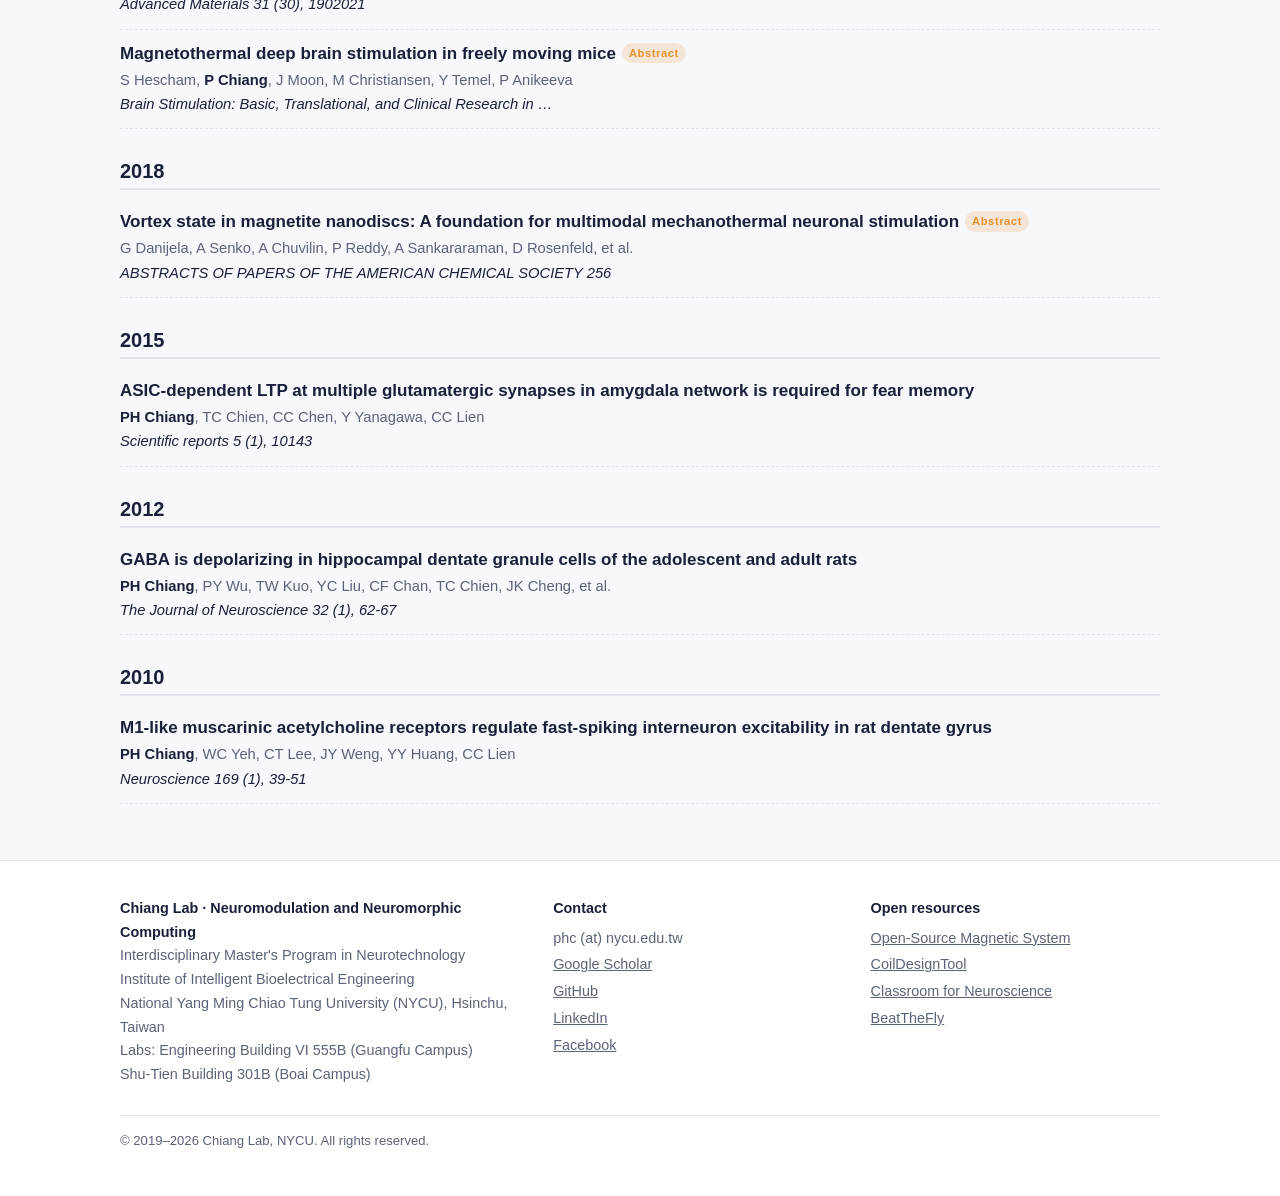
<file: publications/index.html>
<!doctype html>
<html lang="en">
<head>
<meta charset="utf-8">
<meta name="viewport" content="width=device-width, initial-scale=1">
<title>Publications · Chiang Lab</title>
<meta name="description" content="Publications and preprints of Chiang Lab and Po-Han Chiang.">
<meta property="og:title" content="Publications · Chiang Lab">
<meta property="og:description" content="Publications and preprints of Chiang Lab and Po-Han Chiang.">
<link rel="canonical" href="https://chianglab.com/publications/">
<meta property="og:type" content="website">
<meta property="og:site_name" content="Chiang Lab">
<meta property="og:url" content="https://chianglab.com/publications/">
<meta property="og:image" content="https://chianglab.com/img/research/magties-cover.jpg">
<meta property="og:image:width" content="1200">
<meta property="og:image:height" content="892">
<meta name="twitter:card" content="summary_large_image">
<link rel="alternate" hreflang="en" href="https://chianglab.com/publications/">
<link rel="alternate" hreflang="zh-Hant" href="https://chianglab.com/zh-TW/publications/">
<link rel="icon" href="/favicon.ico" sizes="48x48">
<link rel="icon" href="../img/icon-192.png" type="image/png" sizes="192x192">
<link rel="apple-touch-icon" href="../img/apple-touch-icon.png">
<link rel="stylesheet" href="../assets/site.css">
<script>try{const t=localStorage.getItem("chianglab-theme");if(t)document.documentElement.dataset.theme=t}catch(e){}</script>
</head>
<body>
<header class="site-head"><div class="wrap">
  <a class="brand" href="../"><img src="../img/logo.png" alt="" width="38" height="38"><span><b>Chiang Lab</b><span>Neuromodulation and Neuromorphic Computing</span></span></a>
  <nav class="nav" id="nav" aria-label="Main"><a href="../research/">Research</a><a href="../people/">People</a><a href="../publications/" aria-current="page">Publications</a><a href="../resources/">Resources</a><a href="../teaching/">Teaching</a><a href="../join/">Join Us</a></nav>
  <a class="icon-btn lang" href="../zh-TW/publications/" hreflang="zh-Hant" aria-label="切換到中文">中文</a>
  <button class="icon-btn" id="theme" type="button" aria-label="Toggle dark mode">◐</button>
  <button class="icon-btn" id="menu" type="button" aria-label="Menu" aria-expanded="false" aria-controls="nav">☰</button>
</div></header>
<main>
<div class="wrap page-head"><p class="eyebrow">Publications</p><h1>Papers and preprints</h1>
<p class="lead">For citation counts and the most current list, see <a href="https://scholar.google.com/citations?user=J-jGDFcAAAAJ">Google Scholar</a>.</p></div>
<section style="padding-top:0"><div class="wrap"><div class="yearblock"><h2 class="year">2026</h2><ul class="pubs"><li data-k="lab preprint"><div class="t"><a href="https://arxiv.org/abs/2609.13899">URCHIN: A Horizontal Spiking Language Model for Data-Constrained Pretraining</a><span class="badge">Preprint</span></div><div class="a"><b>PH Chiang</b></div><div class="v">arXiv preprint arXiv:2609.13899</div></li><li data-k="lab preprint"><div class="t"><a href="https://scholar.google.com/scholar?q=&amp;quot;Astrocyte-Selective+Wireless+Deep+Brain+Stimulation+by+Magnetite+Nanodiscs+at+Low+Alternating+Magnetic+Field&amp;quot;">Astrocyte-Selective Wireless Deep Brain Stimulation by Magnetite Nanodiscs at Low Alternating Magnetic Field</a><span class="badge">Preprint</span></div><div class="a">YT Cai, JC Wang, <b>PH Chiang</b></div><div class="v">bioRxiv, 2026.08. 13.744740</div></li><li data-k="lab"><div class="t"><a href="https://doi.org/10.1016/j.array.2026.101315">Parallelized Hierarchical Connectome: A Spatiotemporal Recurrent Framework for Spiking State-Space Models</a><span class="badge">Code</span></div><div class="a"><b>PH Chiang</b></div><div class="v">Array, 101315</div></li><li data-k="lab preprint"><div class="t"><a href="https://scholar.google.com/scholar?q=&amp;quot;Manipulating+Excitation-Inhibition+Balance+by+Temporal+Interference+Brain+Stimulation+at+Different+Frequencies&amp;quot;">Manipulating Excitation-Inhibition Balance by Temporal Interference Brain Stimulation at Different Frequencies</a><span class="badge">Preprint</span></div><div class="a">YC Fang, L Chou, YY Tseng, PH Chu, YM Fang, HY Chen, YT Liao, et al.</div><div class="v">bioRxiv, 2026.09. 02.748902</div></li><li data-k="lab"><div class="t"><a href="https://scholar.google.com/scholar?q=&amp;quot;Enhancing+prestin+oligomerization+for+superior+sonogenetics&amp;quot;">Enhancing prestin oligomerization for superior sonogenetics</a></div><div class="a">HC Wang, TN Phan, TH Chen, Y Lin, N Hsu, CH Fan, <b>PH Chiang</b>, et al.</div><div class="v">Theranostics 16 (7), 3321</div></li><li data-k="lab preprint"><div class="t"><a href="https://scholar.google.com/scholar?q=&amp;quot;A+Wearable+Soft+Patch+Integrating+Electrically+Controlled+Levodopa+Delivery+and+Synchronic+Dose+Tracking+Toward+a+Closed-Loop+System+for+Parkinson+Treatment&amp;quot;">A Wearable Soft Patch Integrating Electrically Controlled Levodopa Delivery and Synchronic Dose Tracking Toward a Closed-Loop System for Parkinson Treatment</a><span class="badge">Preprint</span></div><div class="a">K Singh, YC Lai, <b>PH Chiang</b>, CC Yu, JC Wang, YT Liao, TH Tsai, YH Chu, et al.</div><div class="v">Available at SSRN 6934400</div></li></ul></div><div class="yearblock"><h2 class="year">2025</h2><ul class="pubs"><li data-k="lab"><div class="t"><a href="https://scholar.google.com/scholar?q=&amp;quot;Magnetic‐Driven+Torque‐Induced+Electrical+Stimulation+for+Millisecond‐Scale+Wireless+Neuromodulation&amp;quot;">Magnetic‐Driven Torque‐Induced Electrical Stimulation for Millisecond‐Scale Wireless Neuromodulation</a><span class="badge">Inside back cover</span></div><div class="a">CC Cheng, LL Chen, GJ Tseng, JX Huang, YJ Ting, <b>PH Chiang</b></div><div class="v">Advanced Healthcare Materials 14 (20), 2500805</div></li><li data-k="lab"><div class="t"><a href="https://scholar.google.com/scholar?q=&amp;quot;Enhancing+Safety+and+Efficacy+in+Temporal+Interference+Brain+Stimulation+Through+Ramp+Parameter+Optimization+and+Custom+Current+Stimulator+Development&amp;quot;">Enhancing Safety and Efficacy in Temporal Interference Brain Stimulation Through Ramp Parameter Optimization and Custom Current Stimulator Development</a></div><div class="a">L Chou, YC Fang, YY Tseng, PH Chu, HY Chen, YC Chen, <b>PH Chiang</b>, et al.</div><div class="v">2025 47th Annual International Conference of the IEEE Engineering in …</div></li><li data-k="lab"><div class="t"><a href="https://www.nature.com/articles/s41598-025-03076-7">Open-source magnetic system for wireless neuromodulations in vitro and for untethered brain stimulation in vivo</a><span class="badge">Open source</span></div><div class="a">JX Huang, PH Yen, CC Cheng, YC Fang, <b>PH Chiang</b></div><div class="v">Scientific reports 15 (1), 17814</div></li></ul></div><div class="yearblock"><h2 class="year">2024</h2><ul class="pubs"><li data-k="lab"><div class="t"><a href="https://scholar.google.com/scholar?q=&amp;quot;Precise+Control+of+Intracellular+Trafficking+and+Receptor‐Mediated+Endocytosis+in+Living+Cells+and+Behaving+Animals&amp;quot;">Precise Control of Intracellular Trafficking and Receptor‐Mediated Endocytosis in Living Cells and Behaving Animals</a></div><div class="a">SC Chen, NJ Zeng, GY Liu, HC Wang, TY Lin, YL Tai, CY Chen, Y Fang, et al.</div><div class="v">Advanced Science 11 (45), 2405568</div></li><li data-k="lab preprint"><div class="t"><a href="https://scholar.google.com/scholar?q=&amp;quot;Wireless+Brain+Oscillation+Control+via+Magnetoelectric+Stimulation+with+Millisecond+Precision&amp;quot;">Wireless Brain Oscillation Control via Magnetoelectric Stimulation with Millisecond Precision</a><span class="badge">Preprint</span></div><div class="a">CC Cheng, LL Chen, MY Huang, CN Tseng, YJ Ting, GJ Tseng, et al.</div><div class="v"></div></li></ul></div><div class="yearblock"><h2 class="year">2023</h2><ul class="pubs"><li data-k="lab"><div class="t"><a href="https://scholar.google.com/scholar?q=&amp;quot;Selective+activation+of+cells+by+piezoelectric+molybdenum+disulfide+nanosheets+with+focused+ultrasound&amp;quot;">Selective activation of cells by piezoelectric molybdenum disulfide nanosheets with focused ultrasound</a></div><div class="a">CH Fan, HC Tsai, YS Tsai, HC Wang, YC Lin, <b>PH Chiang</b>, N Wu, et al.</div><div class="v">ACS nano 17 (10), 9140-9154</div></li></ul></div><div class="yearblock"><h2 class="year">2022</h2><ul class="pubs"><li data-k="lab"><div class="t"><a href="https://scholar.google.com/scholar?q=&amp;quot;Wireless+neuromodulation+in+vitro+and+in+vivo+by+intrinsic+TRPC-mediated+magnetomechanical+stimulation&amp;quot;">Wireless neuromodulation in vitro and in vivo by intrinsic TRPC-mediated magnetomechanical stimulation</a></div><div class="a">CL Su, CC Cheng, PH Yen, JX Huang, YJ Ting, <b>PH Chiang</b></div><div class="v">Communications Biology 5 (1), 1166</div></li></ul></div><div class="yearblock"><h2 class="year">2021</h2><ul class="pubs"><li data-k="lab preprint"><div class="t"><a href="https://scholar.google.com/scholar?q=&amp;quot;Remote+deep+brain+stimulation+by+transgene-free+magnetomechanical+approach&amp;quot;">Remote deep brain stimulation by transgene-free magnetomechanical approach</a><span class="badge">Preprint</span></div><div class="a">CL Su, PH Yen, CC Cheng, <b>PH Chiang</b></div><div class="v">bioRxiv, 2021.11. 27.470141</div></li><li data-k="early"><div class="t"><a href="https://scholar.google.com/scholar?q=&amp;quot;Magnetothermal+nanoparticle+technology+alleviates+parkinsonian-like+symptoms+in+mice&amp;quot;">Magnetothermal nanoparticle technology alleviates parkinsonian-like symptoms in mice</a></div><div class="a">SA Hescham, <b>PH Chiang</b>, D Gregurec, J Moon, MG Christiansen, et al.</div><div class="v">Nature communications 12 (1), 5569</div></li></ul></div><div class="yearblock"><h2 class="year">2020</h2><ul class="pubs"><li data-k="early"><div class="t"><a href="https://scholar.google.com/scholar?q=&amp;quot;In+vivo+photopharmacology+enabled+by+multifunctional+fibers&amp;quot;">In vivo photopharmacology enabled by multifunctional fibers</a></div><div class="a">JA Frank, MJ Antonini, <b>PH Chiang</b>, A Canales, DB Konrad, IC Garwood, et al.</div><div class="v">ACS chemical neuroscience 11 (22), 3802</div></li><li data-k="early"><div class="t"><a href="https://scholar.google.com/scholar?q=&amp;quot;Magnetothermal+multiplexing+for+selective+remote+control+of+cell+signaling&amp;quot;">Magnetothermal multiplexing for selective remote control of cell signaling</a></div><div class="a">J Moon, MG Christiansen, S Rao, C Marcus, DC Bono, D Rosenfeld, et al.</div><div class="v">Advanced functional materials 30 (36), 2000577</div></li><li data-k="early"><div class="t"><a href="https://scholar.google.com/scholar?q=&amp;quot;Remotely+controlled+proton+generation+for+neuromodulation&amp;quot;">Remotely controlled proton generation for neuromodulation</a></div><div class="a">J Park, A Tabet, J Moon, <b>PH Chiang</b>, F Koehler, A Sahasrabudhe, et al.</div><div class="v">Nano letters 20 (9), 6535</div></li><li data-k="early"><div class="t"><a href="https://scholar.google.com/scholar?q=&amp;quot;In+situ+electrochemical+generation+of+nitric+oxide+for+neuronal+modulation&amp;quot;">In situ electrochemical generation of nitric oxide for neuronal modulation</a></div><div class="a">J Park, K Jin, A Sahasrabudhe, <b>PH Chiang</b>, JH Maalouf, F Koehler, et al.</div><div class="v">Nature nanotechnology 15 (8), 690-697</div></li><li data-k="early"><div class="t"><a href="https://scholar.google.com/scholar?q=&amp;quot;Magnetic+vortex+nanodiscs+enable+remote+magnetomechanical+neural+stimulation&amp;quot;">Magnetic vortex nanodiscs enable remote magnetomechanical neural stimulation</a></div><div class="a">D Gregurec, AW Senko, A Chuvilin, PD Reddy, A Sankararaman, et al.</div><div class="v">ACS nano 14 (7), 8036</div></li><li data-k="early"><div class="t"><a href="https://scholar.google.com/scholar?q=&amp;quot;Transgene-free+remote+magnetothermal+regulation+of+adrenal+hormones&amp;quot;">Transgene-free remote magnetothermal regulation of adrenal hormones</a></div><div class="a">D Rosenfeld, AW Senko, J Moon, I Yick, G Varnavides, D Gregureć, et al.</div><div class="v">Science advances 6 (15), eaaz3734</div></li></ul></div><div class="yearblock"><h2 class="year">2019</h2><ul class="pubs"><li data-k="early preprint"><div class="t"><a href="https://scholar.google.com/scholar?q=&amp;quot;Tuning+the+Magnetic+Vortex+State+in+Magnetite+Nanodiscs+for+Remote+Control+of+Biological+Signalling&amp;quot;">Tuning the Magnetic Vortex State in Magnetite Nanodiscs for Remote Control of Biological Signalling</a><span class="badge">Preprint</span></div><div class="a">D Gregurec, AW Senko, A Chuvilin, P Reddy, A Sankararaman, et al.</div><div class="v">ChemRxiv 2019 (1219)</div></li><li data-k="early"><div class="t"><a href="https://scholar.google.com/scholar?q=&amp;quot;Remotely+controlled+chemomagnetic+modulation+of+targeted+neural+circuits&amp;quot;">Remotely controlled chemomagnetic modulation of targeted neural circuits</a></div><div class="a">S Rao, R Chen, AA LaRocca, MG Christiansen, AW Senko, CH Shi, et al.</div><div class="v">Nature nanotechnology 14 (10), 967-973</div></li><li data-k="early"><div class="t"><a href="https://scholar.google.com/scholar?q=&amp;quot;Scalable+fabrication+of+porous+microchannel+nerve+guidance+scaffolds+with+complex+geometries&amp;quot;">Scalable fabrication of porous microchannel nerve guidance scaffolds with complex geometries</a></div><div class="a">D Shahriari, G Loke, I Tafel, S Park, <b>PH Chiang</b>, Y Fink, P Anikeeva</div><div class="v">Advanced Materials 31 (30), 1902021</div></li><li data-k="early"><div class="t"><a href="https://scholar.google.com/scholar?q=&amp;quot;Magnetothermal+deep+brain+stimulation+in+freely+moving+mice&amp;quot;">Magnetothermal deep brain stimulation in freely moving mice</a><span class="badge">Abstract</span></div><div class="a">S Hescham, <b>P Chiang</b>, J Moon, M Christiansen, Y Temel, P Anikeeva</div><div class="v">Brain Stimulation: Basic, Translational, and Clinical Research in …</div></li></ul></div><div class="yearblock"><h2 class="year">2018</h2><ul class="pubs"><li data-k="early"><div class="t"><a href="https://scholar.google.com/scholar?q=&amp;quot;Vortex+state+in+magnetite+nanodiscs:+A+foundation+for+multimodal+mechanothermal+neuronal+stimulation&amp;quot;">Vortex state in magnetite nanodiscs: A foundation for multimodal mechanothermal neuronal stimulation</a><span class="badge">Abstract</span></div><div class="a">G Danijela, A Senko, A Chuvilin, P Reddy, A Sankararaman, D Rosenfeld, et al.</div><div class="v">ABSTRACTS OF PAPERS OF THE AMERICAN CHEMICAL SOCIETY 256</div></li></ul></div><div class="yearblock"><h2 class="year">2015</h2><ul class="pubs"><li data-k="early"><div class="t"><a href="https://scholar.google.com/scholar?q=&amp;quot;ASIC-dependent+LTP+at+multiple+glutamatergic+synapses+in+amygdala+network+is+required+for+fear+memory&amp;quot;">ASIC-dependent LTP at multiple glutamatergic synapses in amygdala network is required for fear memory</a></div><div class="a"><b>PH Chiang</b>, TC Chien, CC Chen, Y Yanagawa, CC Lien</div><div class="v">Scientific reports 5 (1), 10143</div></li></ul></div><div class="yearblock"><h2 class="year">2012</h2><ul class="pubs"><li data-k="early"><div class="t"><a href="https://scholar.google.com/scholar?q=&amp;quot;GABA+is+depolarizing+in+hippocampal+dentate+granule+cells+of+the+adolescent+and+adult+rats&amp;quot;">GABA is depolarizing in hippocampal dentate granule cells of the adolescent and adult rats</a></div><div class="a"><b>PH Chiang</b>, PY Wu, TW Kuo, YC Liu, CF Chan, TC Chien, JK Cheng, et al.</div><div class="v">The Journal of Neuroscience 32 (1), 62-67</div></li></ul></div><div class="yearblock"><h2 class="year">2010</h2><ul class="pubs"><li data-k="early"><div class="t"><a href="https://scholar.google.com/scholar?q=&amp;quot;M1-like+muscarinic+acetylcholine+receptors+regulate+fast-spiking+interneuron+excitability+in+rat+dentate+gyrus&amp;quot;">M1-like muscarinic acetylcholine receptors regulate fast-spiking interneuron excitability in rat dentate gyrus</a></div><div class="a"><b>PH Chiang</b>, WC Yeh, CT Lee, JY Weng, YY Huang, CC Lien</div><div class="v">Neuroscience 169 (1), 39-51</div></li></ul></div></div></section>
</main>
<footer class="site-foot"><div class="wrap">
  <div><b>Chiang Lab · Neuromodulation and Neuromorphic Computing</b><br>Interdisciplinary Master's Program in Neurotechnology<br>Institute of Intelligent Bioelectrical Engineering<br>National Yang Ming Chiao Tung University (NYCU), Hsinchu, Taiwan<br>Labs: Engineering Building VI 555B (Guangfu Campus)<br>Shu-Tien Building 301B (Boai Campus)</div>
  <div><b>Contact</b><ul>
    <li>phc (at) nycu.edu.tw</li>
    <li><a href="https://scholar.google.com/citations?user=J-jGDFcAAAAJ">Google Scholar</a></li>
    <li><a href="https://github.com/phclab">GitHub</a></li>
    <li><a href="https://www.linkedin.com/in/pohanc/">LinkedIn</a></li>
    <li><a href="https://www.facebook.com/ChiangLab-1287645511374870/">Facebook</a></li></ul></div>
  <div><b>Open resources</b><ul>
    <li><a href="https://magneticsystem.chianglab.com/">Open-Source Magnetic System</a></li>
    <li><a href="https://tools.chianglab.com/coildesigntool/">CoilDesignTool</a></li>
    <li><a href="/class/">Classroom for Neuroscience</a></li>
    <li><a href="/BeatTheFly/">BeatTheFly</a></li></ul></div>
  <div class="copy">© 2019–2026 Chiang Lab, NYCU. All rights reserved.</div>
</div></footer>
<script src="../assets/site.js"></script>
</body>
</html>
</file>
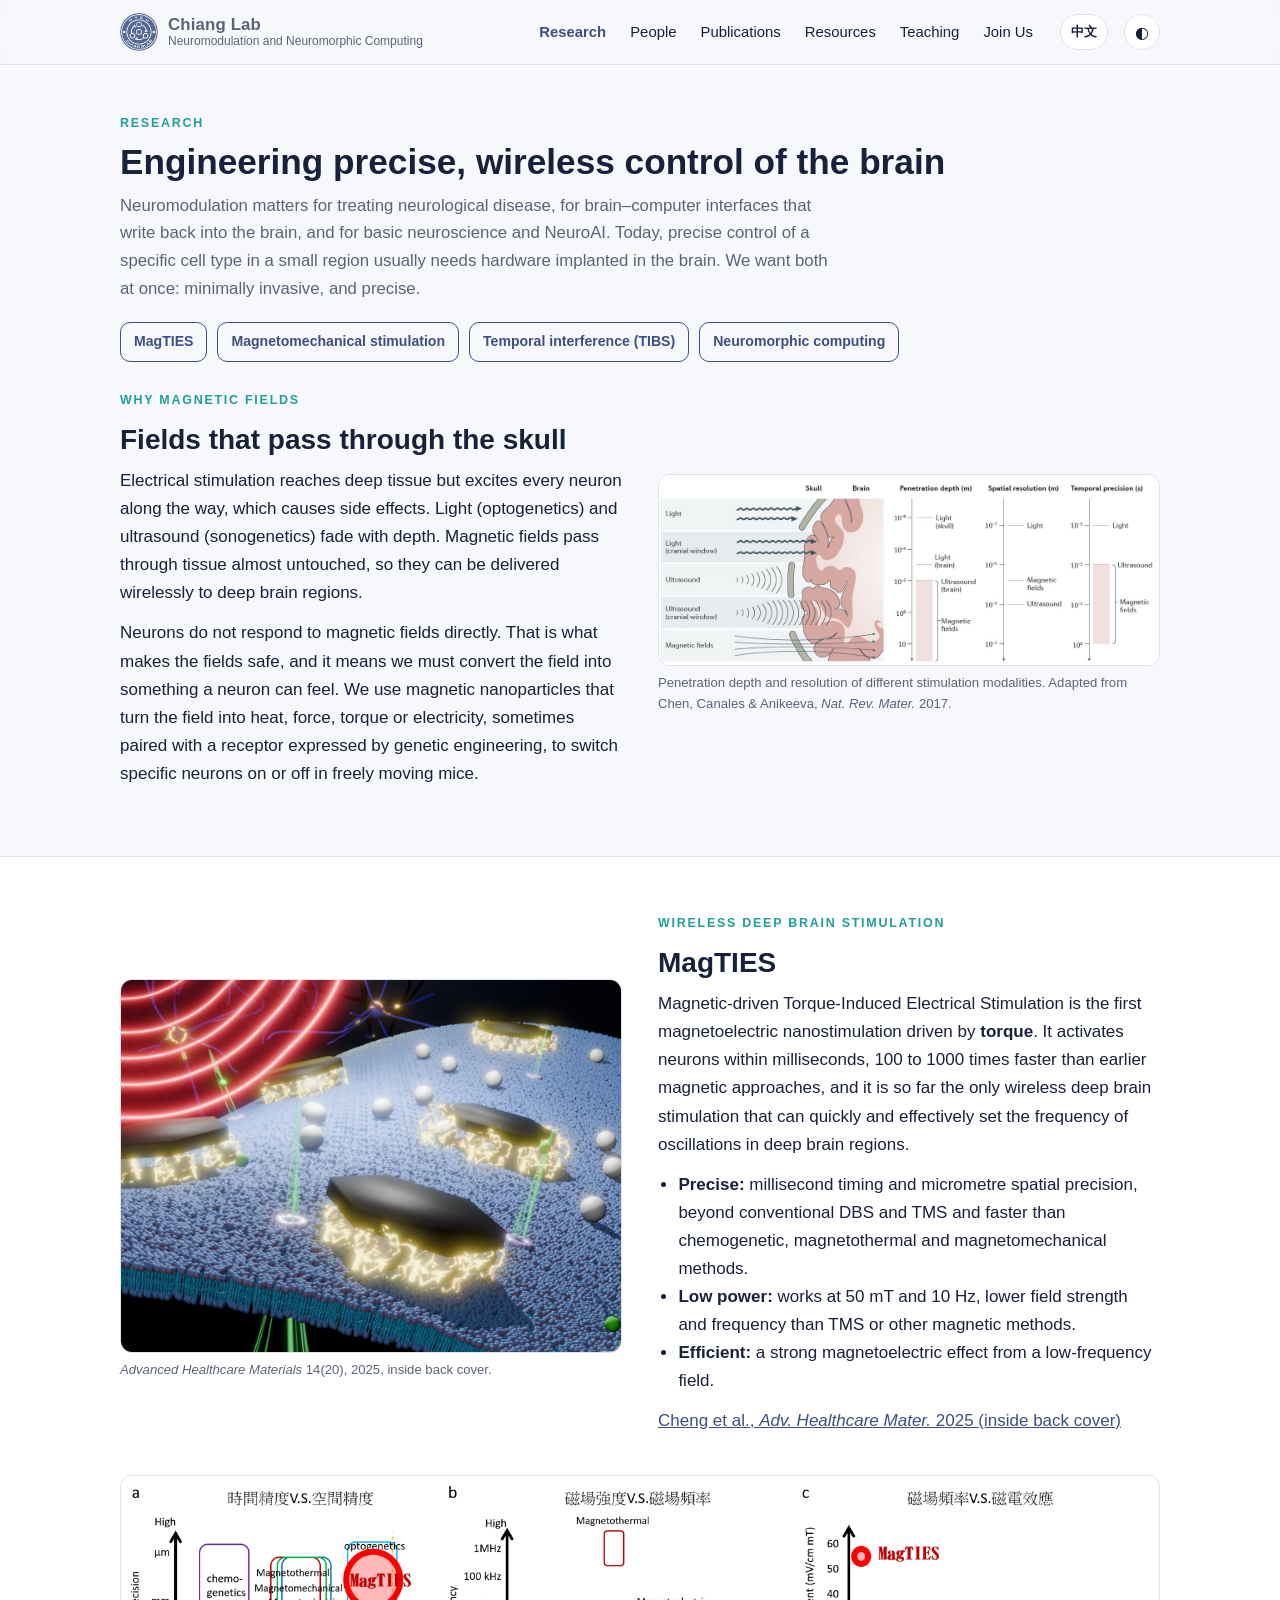
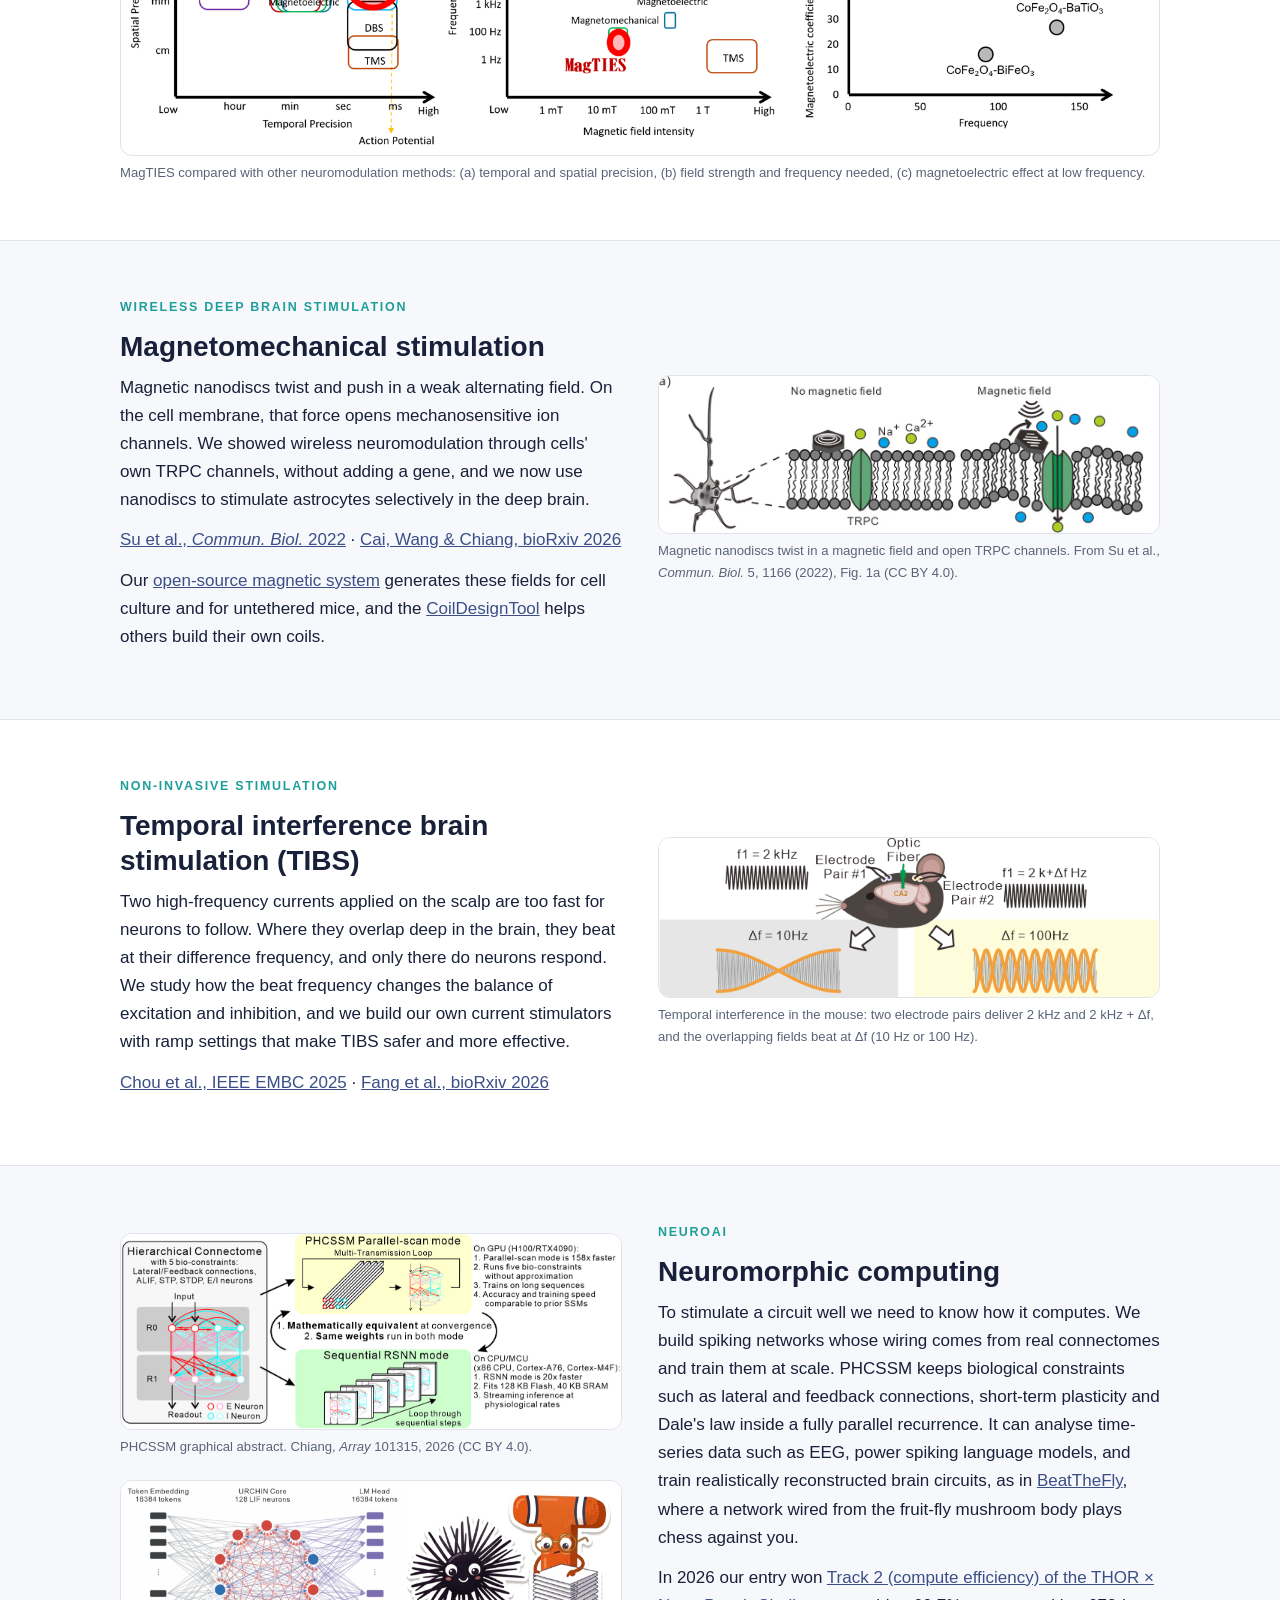
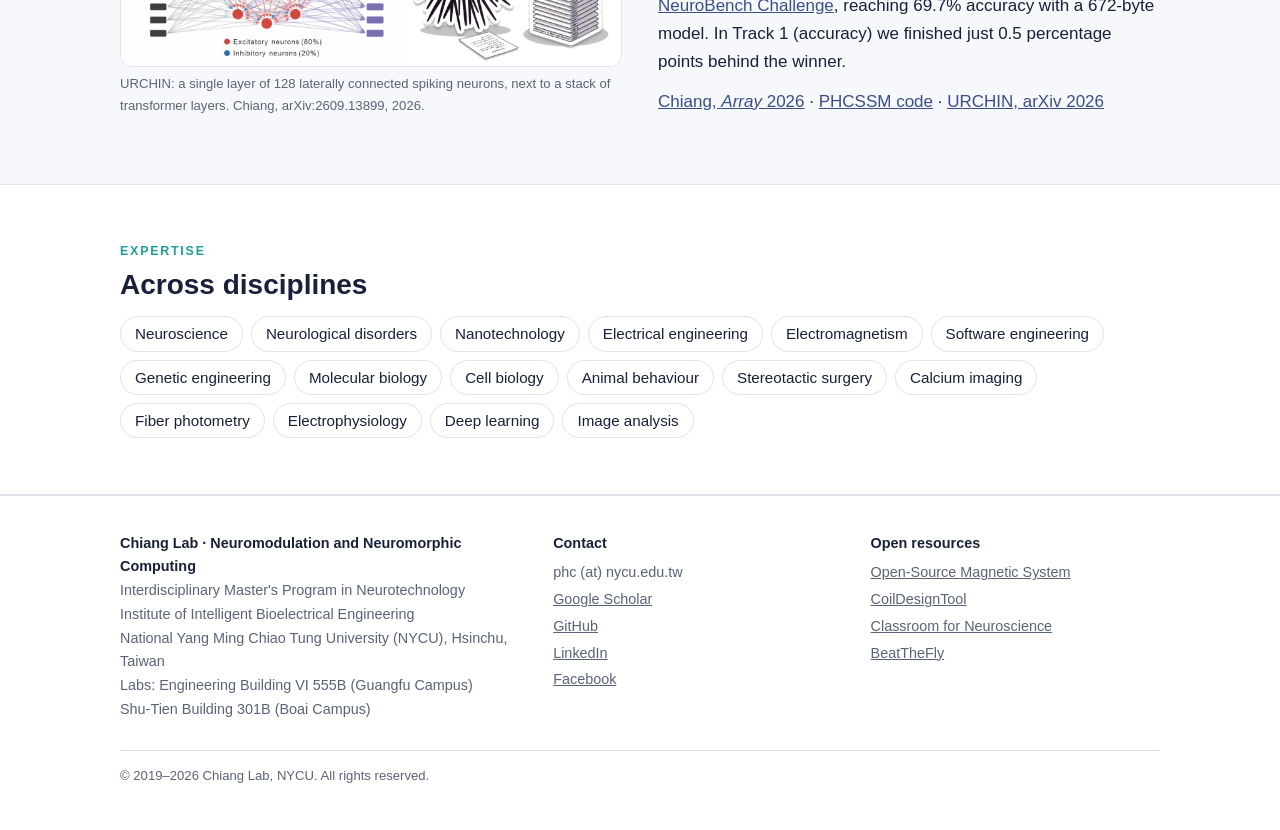
<file: research/index.html>
<!doctype html>
<html lang="en">
<head>
<meta charset="utf-8">
<meta name="viewport" content="width=device-width, initial-scale=1">
<title>Research · Chiang Lab</title>
<meta name="description" content="MagTIES, magnetomechanical stimulation, temporal interference brain stimulation and neuromorphic computing at Chiang Lab, NYCU.">
<meta property="og:title" content="Research · Chiang Lab">
<meta property="og:description" content="MagTIES, magnetomechanical stimulation, temporal interference brain stimulation and neuromorphic computing at Chiang Lab, NYCU.">
<link rel="canonical" href="https://chianglab.com/research/">
<meta property="og:type" content="website">
<meta property="og:site_name" content="Chiang Lab">
<meta property="og:url" content="https://chianglab.com/research/">
<meta property="og:image" content="https://chianglab.com/img/research/magties-cover.jpg">
<meta property="og:image:width" content="1200">
<meta property="og:image:height" content="892">
<meta name="twitter:card" content="summary_large_image">
<link rel="alternate" hreflang="en" href="https://chianglab.com/research/">
<link rel="alternate" hreflang="zh-Hant" href="https://chianglab.com/zh-TW/research/">
<link rel="icon" href="/favicon.ico" sizes="48x48">
<link rel="icon" href="../img/icon-192.png" type="image/png" sizes="192x192">
<link rel="apple-touch-icon" href="../img/apple-touch-icon.png">
<link rel="stylesheet" href="../assets/site.css">
<script>try{const t=localStorage.getItem("chianglab-theme");if(t)document.documentElement.dataset.theme=t}catch(e){}</script>
</head>
<body>
<header class="site-head"><div class="wrap">
  <a class="brand" href="../"><img src="../img/logo.png" alt="" width="38" height="38"><span><b>Chiang Lab</b><span>Neuromodulation and Neuromorphic Computing</span></span></a>
  <nav class="nav" id="nav" aria-label="Main"><a href="../research/" aria-current="page">Research</a><a href="../people/">People</a><a href="../publications/">Publications</a><a href="../resources/">Resources</a><a href="../teaching/">Teaching</a><a href="../join/">Join Us</a></nav>
  <a class="icon-btn lang" href="../zh-TW/research/" hreflang="zh-Hant" aria-label="切換到中文">中文</a>
  <button class="icon-btn" id="theme" type="button" aria-label="Toggle dark mode">◐</button>
  <button class="icon-btn" id="menu" type="button" aria-label="Menu" aria-expanded="false" aria-controls="nav">☰</button>
</div></header>
<main>
<div class="wrap page-head"><p class="eyebrow">Research</p><h1>Engineering precise, wireless control of the brain</h1>
<p class="lead">Neuromodulation matters for treating neurological disease, for brain–computer interfaces that write back into the brain, and for basic neuroscience and NeuroAI. Today, precise control of a specific cell type in a small region usually needs hardware implanted in the brain. We want both at once: minimally invasive, and precise.</p>
<nav class="btns jump" aria-label="Research topics"><a class="btn ghost" href="#magties">MagTIES</a><a class="btn ghost" href="#magnetomechanical">Magnetomechanical stimulation</a><a class="btn ghost" href="#tibs">Temporal interference (TIBS)</a><a class="btn ghost" href="#neuroai">Neuromorphic computing</a></nav></div>

<section style="padding-top:20px">
  <div class="wrap split">
    <div class="prose">
      <p class="eyebrow">Why magnetic fields</p>
      <h2>Fields that pass through the skull</h2>
      <p>Electrical stimulation reaches deep tissue but excites every neuron along the way, which causes side effects. Light (optogenetics) and ultrasound (sonogenetics) fade with depth. Magnetic fields pass through tissue almost untouched, so they can be delivered wirelessly to deep brain regions.</p>
      <p>Neurons do not respond to magnetic fields directly. That is what makes the fields safe, and it means we must convert the field into something a neuron can feel. We use magnetic nanoparticles that turn the field into heat, force, torque or electricity, sometimes paired with a receptor expressed by genetic engineering, to switch specific neurons on or off in freely moving mice.</p>
    </div>
    <figure><img src="../img/research/modalities.jpg" alt="Comparison of penetration depth, spatial and temporal resolution of light, ultrasound and magnetic fields" width="1200" height="455" loading="lazy"><figcaption>Penetration depth and resolution of different stimulation modalities. Adapted from Chen, Canales &amp; Anikeeva, <i>Nat. Rev. Mater.</i> 2017.</figcaption></figure>
  </div>
</section>

<section class="alt" id="magties">
  <div class="wrap split rev">
    <div class="prose">
      <p class="eyebrow">Wireless deep brain stimulation</p>
      <h2>MagTIES</h2>
      <p>Magnetic-driven Torque-Induced Electrical Stimulation is the first magnetoelectric nanostimulation driven by <b>torque</b>. It activates neurons within milliseconds, 100 to 1000 times faster than earlier magnetic approaches, and it is so far the only wireless deep brain stimulation that can quickly and effectively set the frequency of oscillations in deep brain regions.</p>
      <ul>
        <li><b>Precise:</b> millisecond timing and micrometre spatial precision, beyond conventional DBS and TMS and faster than chemogenetic, magnetothermal and magnetomechanical methods.</li>
        <li><b>Low power:</b> works at 50 mT and 10 Hz, lower field strength and frequency than TMS or other magnetic methods.</li>
        <li><b>Efficient:</b> a strong magnetoelectric effect from a low-frequency field.</li>
      </ul>
      <p><a href="https://scholar.google.com/scholar?q=%22Magnetic-Driven+Torque-Induced+Electrical+Stimulation+for+Millisecond-Scale+Wireless+Neuromodulation%22">Cheng et al., <i>Adv. Healthcare Mater.</i> 2025 (inside back cover)</a></p>
    </div>
    <figure><img src="../img/research/magties-cover.jpg" alt="Inside back cover art for MagTIES" width="1200" height="892" loading="lazy"><figcaption><i>Advanced Healthcare Materials</i> 14(20), 2025, inside back cover.</figcaption></figure>
  </div>
  <div class="wrap" style="margin-top:28px"><figure><img src="../img/research/magties-compare.png" alt="MagTIES compared with other technologies in temporal and spatial precision, field strength and frequency" width="1600" height="430" loading="lazy"><figcaption>MagTIES compared with other neuromodulation methods: (a) temporal and spatial precision, (b) field strength and frequency needed, (c) magnetoelectric effect at low frequency.</figcaption></figure></div>
</section>

<section id="magnetomechanical">
  <div class="wrap split">
    <div class="prose">
      <p class="eyebrow">Wireless deep brain stimulation</p>
      <h2>Magnetomechanical stimulation</h2>
      <p>Magnetic nanodiscs twist and push in a weak alternating field. On the cell membrane, that force opens mechanosensitive ion channels. We showed wireless neuromodulation through cells' own TRPC channels, without adding a gene, and we now use nanodiscs to stimulate astrocytes selectively in the deep brain.</p>
      <p><a href="https://scholar.google.com/scholar?q=%22Wireless+neuromodulation+in+vitro+and+in+vivo+by+intrinsic+TRPC-mediated+magnetomechanical+stimulation%22">Su et al., <i>Commun. Biol.</i> 2022</a> · <a href="https://scholar.google.com/scholar?q=%22Astrocyte-Selective+Wireless+Deep+Brain+Stimulation%22">Cai, Wang &amp; Chiang, bioRxiv 2026</a></p>
      <p>Our <a href="https://magneticsystem.chianglab.com/">open-source magnetic system</a> generates these fields for cell culture and for untethered mice, and the <a href="https://tools.chianglab.com/coildesigntool/">CoilDesignTool</a> helps others build their own coils.</p>
    </div>
    <figure><img src="../img/research/magnetomechanical-schematic.jpg" alt="Magnetomechanical stimulation: without a field the magnetic nanodisc rests on the membrane and the TRPC channel is closed; in a magnetic field the disc twists, the membrane deforms and the channel opens to let Na+ and Ca2+ in" width="1105" height="347" loading="lazy"><figcaption>Magnetic nanodiscs twist in a magnetic field and open TRPC channels. From Su et al., <i>Commun. Biol.</i> 5, 1166 (2022), Fig. 1a (CC BY 4.0).</figcaption></figure>
  </div>
</section>

<section class="alt" id="tibs">
  <div class="wrap split">
    <div class="prose">
    <p class="eyebrow">Non-invasive stimulation</p>
    <h2>Temporal interference brain stimulation (TIBS)</h2>
    <p>Two high-frequency currents applied on the scalp are too fast for neurons to follow. Where they overlap deep in the brain, they beat at their difference frequency, and only there do neurons respond. We study how the beat frequency changes the balance of excitation and inhibition, and we build our own current stimulators with ramp settings that make TIBS safer and more effective.</p>
    <p><a href="https://scholar.google.com/scholar?q=%22Enhancing+Safety+and+Efficacy+in+Temporal+Interference+Brain+Stimulation%22">Chou et al., IEEE EMBC 2025</a> · <a href="https://scholar.google.com/scholar?q=%22Manipulating+Excitation-Inhibition+Balance+by+Temporal+Interference+Brain+Stimulation%22">Fang et al., bioRxiv 2026</a></p>
  </div>
    <figure><img src="../img/research/tibs-schematic.png" alt="Temporal interference in a mouse: electrode pair #1 delivers 2 kHz and electrode pair #2 delivers 2 kHz plus Δf, with an optic fiber at CA2; the summed field beats at Δf, shown for 10 Hz and 100 Hz" width="652" height="208" loading="lazy"><figcaption>Temporal interference in the mouse: two electrode pairs deliver 2 kHz and 2 kHz + Δf, and the overlapping fields beat at Δf (10 Hz or 100 Hz).</figcaption></figure>
  </div>
</section>

<section id="neuroai">
  <div class="wrap split rev">
    <div class="prose">
      <p class="eyebrow">NeuroAI</p>
      <h2>Neuromorphic computing</h2>
      <p>To stimulate a circuit well we need to know how it computes. We build spiking networks whose wiring comes from real connectomes and train them at scale. PHCSSM keeps biological constraints such as lateral and feedback connections, short-term plasticity and Dale's law inside a fully parallel recurrence. It can analyse time-series data such as EEG, power spiking language models, and train realistically reconstructed brain circuits, as in <a href="/BeatTheFly/">BeatTheFly</a>, where a network wired from the fruit-fly mushroom body plays chess against you.</p>
      <p>In 2026 our entry won <a href="https://neuromorphiccommons.com/events/thor_neurob_comp_2026/leaderboard.html">Track 2 (compute efficiency) of the THOR × NeuroBench Challenge</a>, reaching 69.7% accuracy with a 672-byte model. In Track 1 (accuracy) we finished just 0.5 percentage points behind the winner.</p>
      <p><a href="https://doi.org/10.1016/j.array.2026.101315">Chiang, <i>Array</i> 2026</a> · <a href="https://github.com/phclab/PHCSSM">PHCSSM code</a> · <a href="https://arxiv.org/abs/2609.13899">URCHIN, arXiv 2026</a></p>
    </div>
    <div style="display:grid;gap:22px">
      <figure><img src="../img/research/phcssm-graphical-abstract.jpg" alt="PHCSSM graphical abstract: a hierarchical connectome with five biological constraints runs in parallel-scan mode on GPUs and in sequential RSNN mode on CPUs and microcontrollers with the same weights" width="1333" height="520" loading="lazy"><figcaption>PHCSSM graphical abstract. Chiang, <i>Array</i> 101315, 2026 (CC BY 4.0).</figcaption></figure>
      <figure><img src="../img/research/urchin-figure1.jpg" alt="URCHIN architecture: token embedding, a core of 128 excitatory and inhibitory LIF neurons joined by lateral connections, and an LM head, with a sea-urchin mascot beside a stack of transformer layers" width="1600" height="592" loading="lazy"><figcaption>URCHIN: a single layer of 128 laterally connected spiking neurons, next to a stack of transformer layers. Chiang, arXiv:2609.13899, 2026.</figcaption></figure>
    </div>
  </div>
</section>

<section class="alt">
  <div class="wrap">
    <p class="eyebrow">Expertise</p>
    <h2>Across disciplines</h2>
    <ul class="chips" style="margin-top:14px"><li>Neuroscience</li><li>Neurological disorders</li><li>Nanotechnology</li><li>Electrical engineering</li><li>Electromagnetism</li><li>Software engineering</li><li>Genetic engineering</li><li>Molecular biology</li><li>Cell biology</li><li>Animal behaviour</li><li>Stereotactic surgery</li><li>Calcium imaging</li><li>Fiber photometry</li><li>Electrophysiology</li><li>Deep learning</li><li>Image analysis</li></ul>
  </div>
</section>
</main>
<footer class="site-foot"><div class="wrap">
  <div><b>Chiang Lab · Neuromodulation and Neuromorphic Computing</b><br>Interdisciplinary Master's Program in Neurotechnology<br>Institute of Intelligent Bioelectrical Engineering<br>National Yang Ming Chiao Tung University (NYCU), Hsinchu, Taiwan<br>Labs: Engineering Building VI 555B (Guangfu Campus)<br>Shu-Tien Building 301B (Boai Campus)</div>
  <div><b>Contact</b><ul>
    <li>phc (at) nycu.edu.tw</li>
    <li><a href="https://scholar.google.com/citations?user=J-jGDFcAAAAJ">Google Scholar</a></li>
    <li><a href="https://github.com/phclab">GitHub</a></li>
    <li><a href="https://www.linkedin.com/in/pohanc/">LinkedIn</a></li>
    <li><a href="https://www.facebook.com/ChiangLab-1287645511374870/">Facebook</a></li></ul></div>
  <div><b>Open resources</b><ul>
    <li><a href="https://magneticsystem.chianglab.com/">Open-Source Magnetic System</a></li>
    <li><a href="https://tools.chianglab.com/coildesigntool/">CoilDesignTool</a></li>
    <li><a href="/class/">Classroom for Neuroscience</a></li>
    <li><a href="/BeatTheFly/">BeatTheFly</a></li></ul></div>
  <div class="copy">© 2019–2026 Chiang Lab, NYCU. All rights reserved.</div>
</div></footer>
<script src="../assets/site.js"></script>
</body>
</html>
</file>
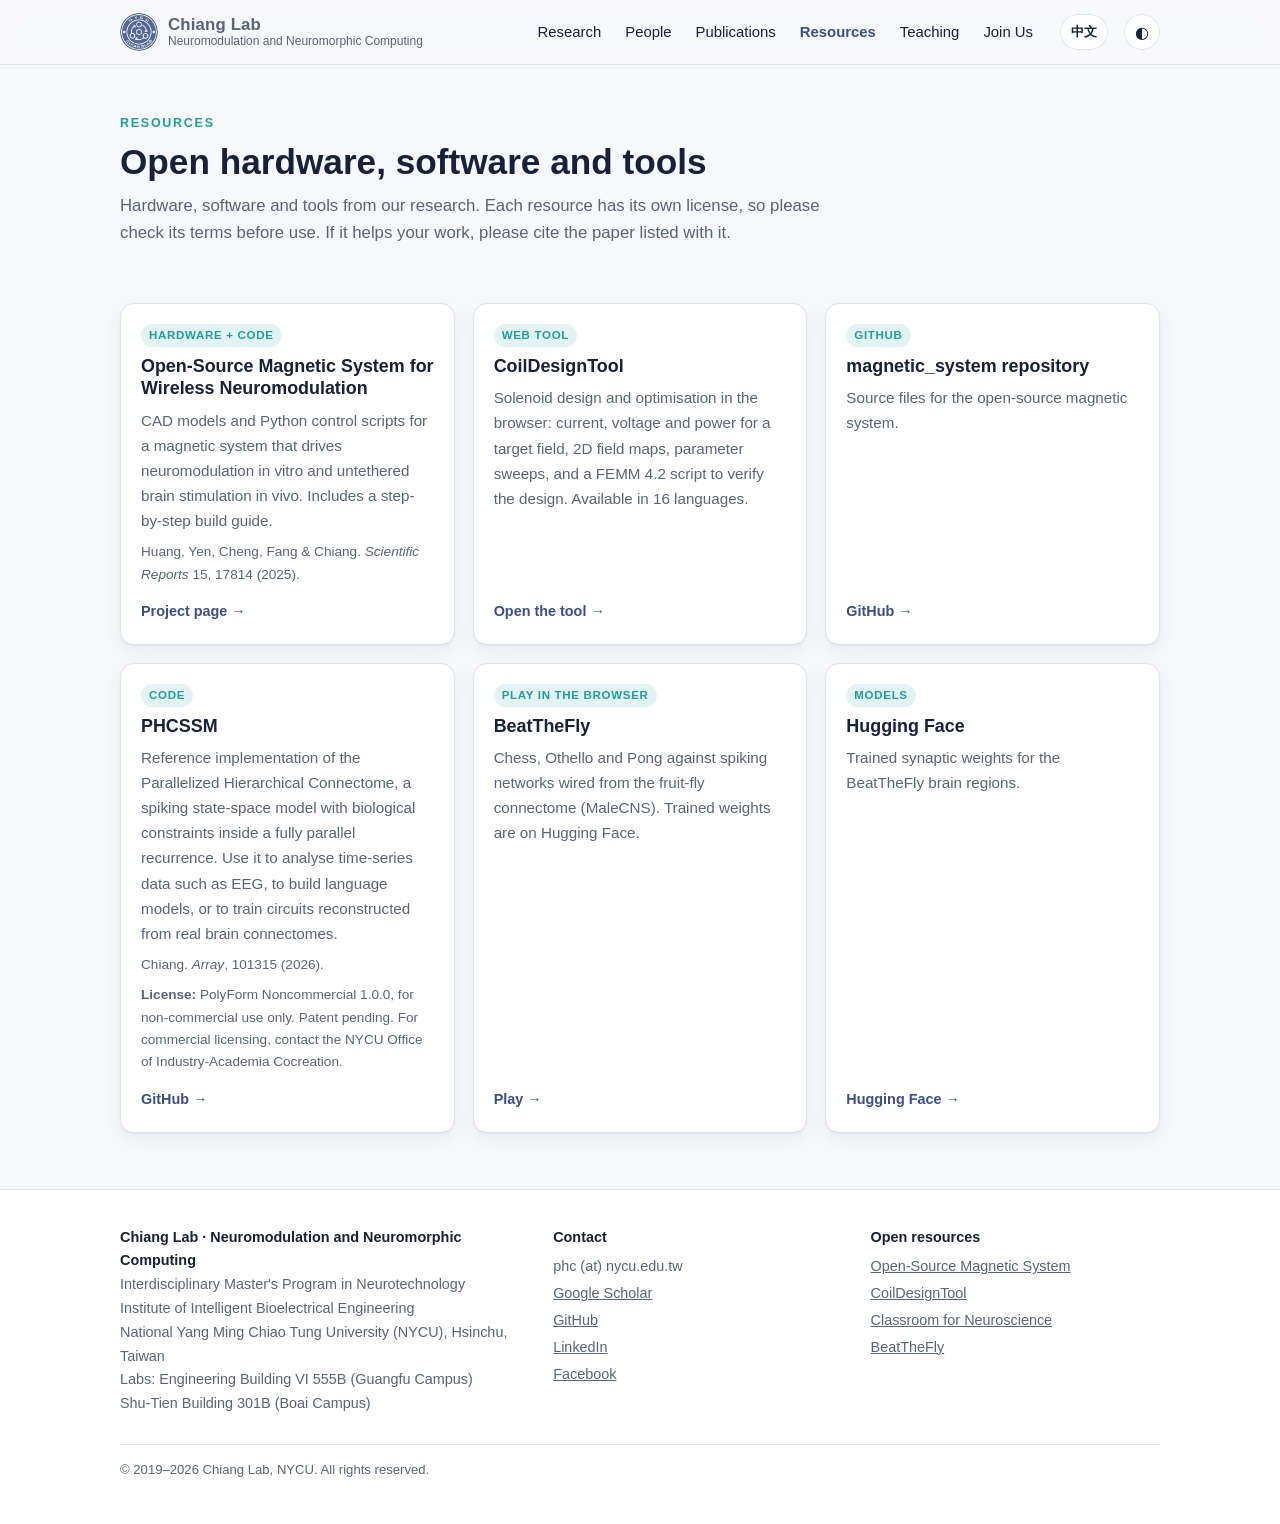
<file: resources/index.html>
<!doctype html>
<html lang="en">
<head>
<meta charset="utf-8">
<meta name="viewport" content="width=device-width, initial-scale=1">
<title>Resources · Chiang Lab</title>
<meta name="description" content="Open-source magnetic system, CoilDesignTool, PHCSSM code and BeatTheFly from Chiang Lab.">
<meta property="og:title" content="Resources · Chiang Lab">
<meta property="og:description" content="Open-source magnetic system, CoilDesignTool, PHCSSM code and BeatTheFly from Chiang Lab.">
<link rel="canonical" href="https://chianglab.com/resources/">
<meta property="og:type" content="website">
<meta property="og:site_name" content="Chiang Lab">
<meta property="og:url" content="https://chianglab.com/resources/">
<meta property="og:image" content="https://chianglab.com/img/research/magties-cover.jpg">
<meta property="og:image:width" content="1200">
<meta property="og:image:height" content="892">
<meta name="twitter:card" content="summary_large_image">
<link rel="alternate" hreflang="en" href="https://chianglab.com/resources/">
<link rel="alternate" hreflang="zh-Hant" href="https://chianglab.com/zh-TW/resources/">
<link rel="icon" href="/favicon.ico" sizes="48x48">
<link rel="icon" href="../img/icon-192.png" type="image/png" sizes="192x192">
<link rel="apple-touch-icon" href="../img/apple-touch-icon.png">
<link rel="stylesheet" href="../assets/site.css">
<script>try{const t=localStorage.getItem("chianglab-theme");if(t)document.documentElement.dataset.theme=t}catch(e){}</script>
</head>
<body>
<header class="site-head"><div class="wrap">
  <a class="brand" href="../"><img src="../img/logo.png" alt="" width="38" height="38"><span><b>Chiang Lab</b><span>Neuromodulation and Neuromorphic Computing</span></span></a>
  <nav class="nav" id="nav" aria-label="Main"><a href="../research/">Research</a><a href="../people/">People</a><a href="../publications/">Publications</a><a href="../resources/" aria-current="page">Resources</a><a href="../teaching/">Teaching</a><a href="../join/">Join Us</a></nav>
  <a class="icon-btn lang" href="../zh-TW/resources/" hreflang="zh-Hant" aria-label="切換到中文">中文</a>
  <button class="icon-btn" id="theme" type="button" aria-label="Toggle dark mode">◐</button>
  <button class="icon-btn" id="menu" type="button" aria-label="Menu" aria-expanded="false" aria-controls="nav">☰</button>
</div></header>
<main>
<div class="wrap page-head"><p class="eyebrow">Resources</p><h1>Open hardware, software and tools</h1>
<p class="lead">Hardware, software and tools from our research. Each resource has its own license, so please check its terms before use. If it helps your work, please cite the paper listed with it.</p></div>
<section style="padding-top:20px"><div class="wrap grid two">
  <a class="card" href="https://magneticsystem.chianglab.com/"><span class="tag">Hardware + code</span><h3>Open-Source Magnetic System for Wireless Neuromodulation</h3><p>CAD models and Python control scripts for a magnetic system that drives neuromodulation in vitro and untethered brain stimulation in vivo. Includes a step-by-step build guide.</p><p style="font-size:.85rem">Huang, Yen, Cheng, Fang &amp; Chiang. <i>Scientific Reports</i> 15, 17814 (2025).</p><span class="more">Project page →</span></a>
  <a class="card" href="https://tools.chianglab.com/coildesigntool/"><span class="tag">Web tool</span><h3>CoilDesignTool</h3><p>Solenoid design and optimisation in the browser: current, voltage and power for a target field, 2D field maps, parameter sweeps, and a FEMM 4.2 script to verify the design. Available in 16 languages.</p><span class="more">Open the tool →</span></a>
  <a class="card" href="https://github.com/phclab/magnetic_system"><span class="tag">GitHub</span><h3>magnetic_system repository</h3><p>Source files for the open-source magnetic system.</p><span class="more">GitHub →</span></a>
  <a class="card" href="https://github.com/phclab/PHCSSM"><span class="tag">Code</span><h3>PHCSSM</h3><p>Reference implementation of the Parallelized Hierarchical Connectome, a spiking state-space model with biological constraints inside a fully parallel recurrence. Use it to analyse time-series data such as EEG, to build language models, or to train circuits reconstructed from real brain connectomes.</p><p style="font-size:.85rem">Chiang. <i>Array</i>, 101315 (2026).</p><p style="font-size:.85rem"><b>License:</b> PolyForm Noncommercial 1.0.0, for non-commercial use only. Patent pending. For commercial licensing, contact the NYCU Office of Industry-Academia Cocreation.</p><span class="more">GitHub →</span></a>
  <a class="card" href="/BeatTheFly/"><span class="tag">Play in the browser</span><h3>BeatTheFly</h3><p>Chess, Othello and Pong against spiking networks wired from the fruit-fly connectome (MaleCNS). Trained weights are on Hugging Face.</p><span class="more">Play →</span></a>
  <a class="card" href="https://huggingface.co/phclab"><span class="tag">Models</span><h3>Hugging Face</h3><p>Trained synaptic weights for the BeatTheFly brain regions.</p><span class="more">Hugging Face →</span></a>
</div></section>
</main>
<footer class="site-foot"><div class="wrap">
  <div><b>Chiang Lab · Neuromodulation and Neuromorphic Computing</b><br>Interdisciplinary Master's Program in Neurotechnology<br>Institute of Intelligent Bioelectrical Engineering<br>National Yang Ming Chiao Tung University (NYCU), Hsinchu, Taiwan<br>Labs: Engineering Building VI 555B (Guangfu Campus)<br>Shu-Tien Building 301B (Boai Campus)</div>
  <div><b>Contact</b><ul>
    <li>phc (at) nycu.edu.tw</li>
    <li><a href="https://scholar.google.com/citations?user=J-jGDFcAAAAJ">Google Scholar</a></li>
    <li><a href="https://github.com/phclab">GitHub</a></li>
    <li><a href="https://www.linkedin.com/in/pohanc/">LinkedIn</a></li>
    <li><a href="https://www.facebook.com/ChiangLab-1287645511374870/">Facebook</a></li></ul></div>
  <div><b>Open resources</b><ul>
    <li><a href="https://magneticsystem.chianglab.com/">Open-Source Magnetic System</a></li>
    <li><a href="https://tools.chianglab.com/coildesigntool/">CoilDesignTool</a></li>
    <li><a href="/class/">Classroom for Neuroscience</a></li>
    <li><a href="/BeatTheFly/">BeatTheFly</a></li></ul></div>
  <div class="copy">© 2019–2026 Chiang Lab, NYCU. All rights reserved.</div>
</div></footer>
<script src="../assets/site.js"></script>
</body>
</html>
</file>
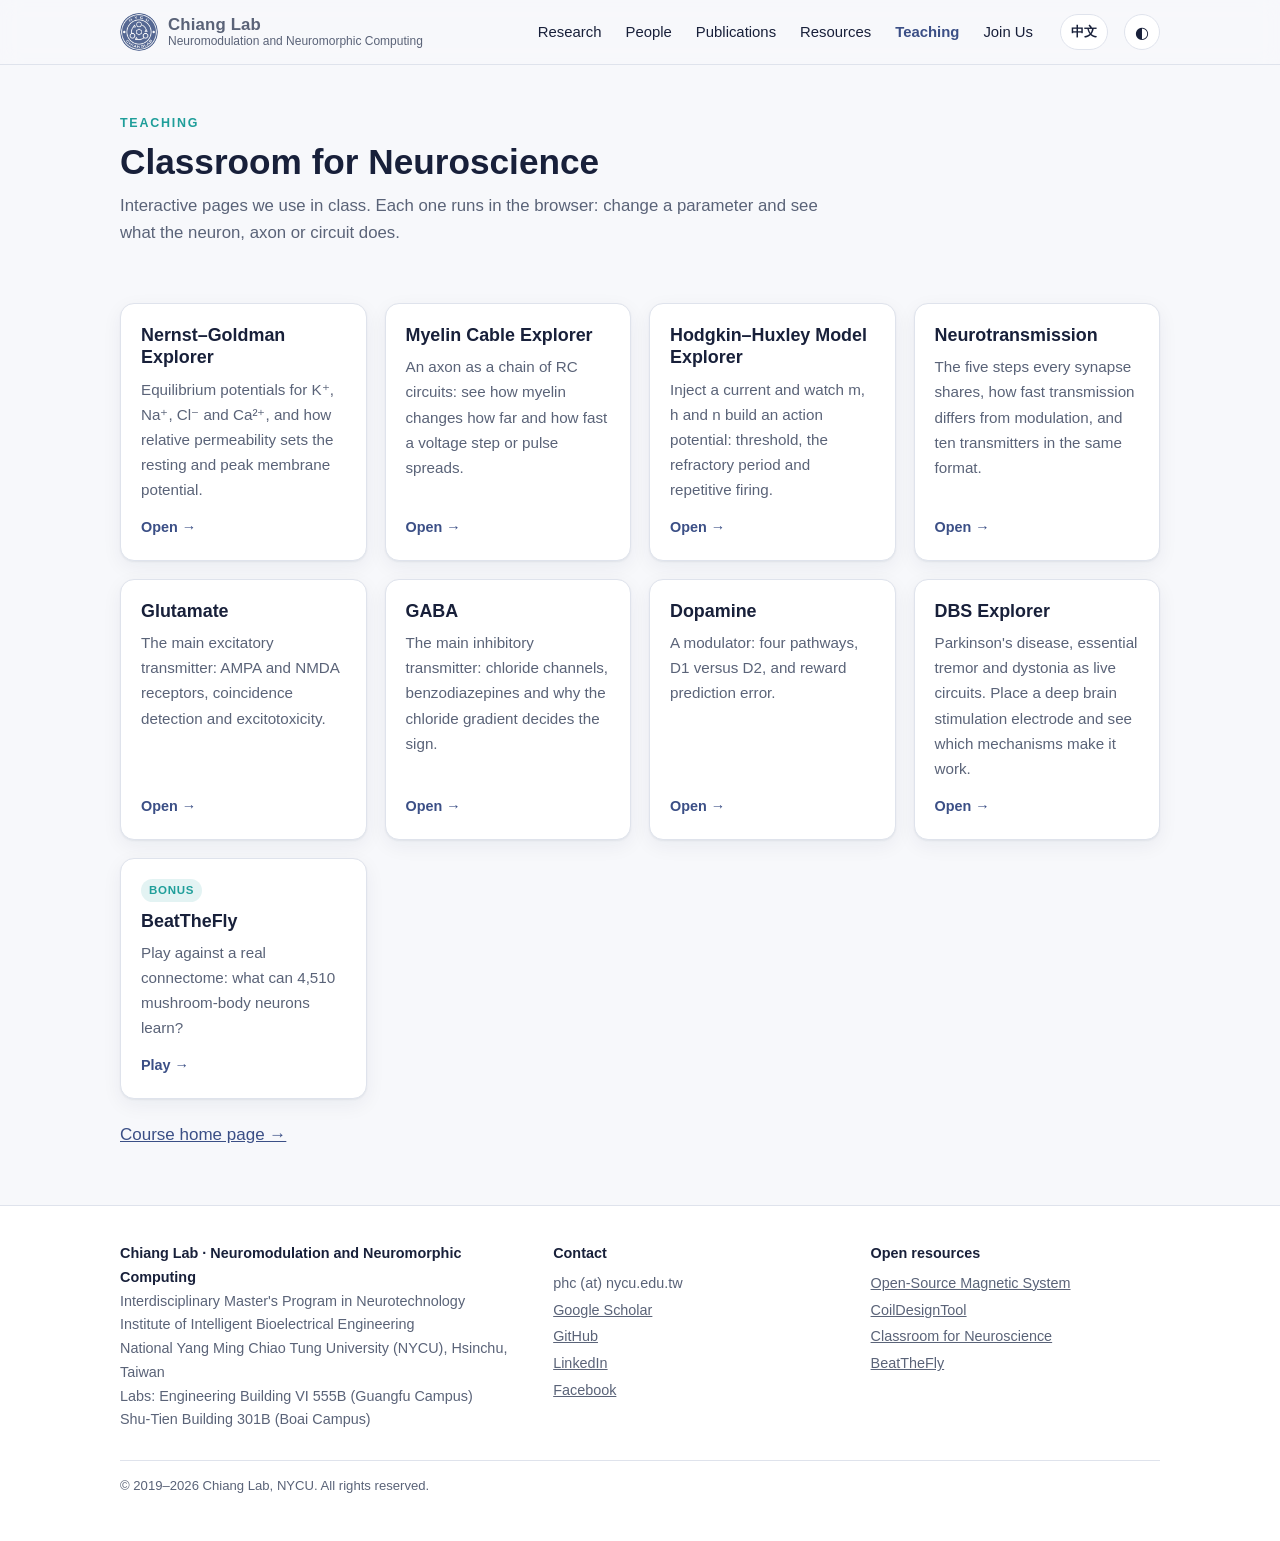
<file: teaching/index.html>
<!doctype html>
<html lang="en">
<head>
<meta charset="utf-8">
<meta name="viewport" content="width=device-width, initial-scale=1">
<title>Teaching · Chiang Lab</title>
<meta name="description" content="Interactive neuroscience teaching pages: Hodgkin–Huxley, Nernst–Goldman, myelin cable, neurotransmission and DBS.">
<meta property="og:title" content="Teaching · Chiang Lab">
<meta property="og:description" content="Interactive neuroscience teaching pages: Hodgkin–Huxley, Nernst–Goldman, myelin cable, neurotransmission and DBS.">
<link rel="canonical" href="https://chianglab.com/teaching/">
<meta property="og:type" content="website">
<meta property="og:site_name" content="Chiang Lab">
<meta property="og:url" content="https://chianglab.com/teaching/">
<meta property="og:image" content="https://chianglab.com/img/research/magties-cover.jpg">
<meta property="og:image:width" content="1200">
<meta property="og:image:height" content="892">
<meta name="twitter:card" content="summary_large_image">
<link rel="alternate" hreflang="en" href="https://chianglab.com/teaching/">
<link rel="alternate" hreflang="zh-Hant" href="https://chianglab.com/zh-TW/teaching/">
<link rel="icon" href="/favicon.ico" sizes="48x48">
<link rel="icon" href="../img/icon-192.png" type="image/png" sizes="192x192">
<link rel="apple-touch-icon" href="../img/apple-touch-icon.png">
<link rel="stylesheet" href="../assets/site.css">
<script>try{const t=localStorage.getItem("chianglab-theme");if(t)document.documentElement.dataset.theme=t}catch(e){}</script>
</head>
<body>
<header class="site-head"><div class="wrap">
  <a class="brand" href="../"><img src="../img/logo.png" alt="" width="38" height="38"><span><b>Chiang Lab</b><span>Neuromodulation and Neuromorphic Computing</span></span></a>
  <nav class="nav" id="nav" aria-label="Main"><a href="../research/">Research</a><a href="../people/">People</a><a href="../publications/">Publications</a><a href="../resources/">Resources</a><a href="../teaching/" aria-current="page">Teaching</a><a href="../join/">Join Us</a></nav>
  <a class="icon-btn lang" href="../zh-TW/teaching/" hreflang="zh-Hant" aria-label="切換到中文">中文</a>
  <button class="icon-btn" id="theme" type="button" aria-label="Toggle dark mode">◐</button>
  <button class="icon-btn" id="menu" type="button" aria-label="Menu" aria-expanded="false" aria-controls="nav">☰</button>
</div></header>
<main>
<div class="wrap page-head"><p class="eyebrow">Teaching</p><h1>Classroom for Neuroscience</h1>
<p class="lead">Interactive pages we use in class. Each one runs in the browser: change a parameter and see what the neuron, axon or circuit does.</p></div>
<section style="padding-top:20px"><div class="wrap grid"><a class="card" href="/class/Nernst_Goldman_Explorer/"><h3>Nernst–Goldman Explorer</h3><p>Equilibrium potentials for K⁺, Na⁺, Cl⁻ and Ca²⁺, and how relative permeability sets the resting and peak membrane potential.</p><span class="more">Open →</span></a><a class="card" href="/class/Myelin_Cable_Explorer/"><h3>Myelin Cable Explorer</h3><p>An axon as a chain of RC circuits: see how myelin changes how far and how fast a voltage step or pulse spreads.</p><span class="more">Open →</span></a><a class="card" href="/class/HH_Model_Explorer/"><h3>Hodgkin–Huxley Model Explorer</h3><p>Inject a current and watch m, h and n build an action potential: threshold, the refractory period and repetitive firing.</p><span class="more">Open →</span></a><a class="card" href="/class/neurotransmission/"><h3>Neurotransmission</h3><p>The five steps every synapse shares, how fast transmission differs from modulation, and ten transmitters in the same format.</p><span class="more">Open →</span></a><a class="card" href="/class/neurotransmission/glutamate/"><h3>Glutamate</h3><p>The main excitatory transmitter: AMPA and NMDA receptors, coincidence detection and excitotoxicity.</p><span class="more">Open →</span></a><a class="card" href="/class/neurotransmission/gaba/"><h3>GABA</h3><p>The main inhibitory transmitter: chloride channels, benzodiazepines and why the chloride gradient decides the sign.</p><span class="more">Open →</span></a><a class="card" href="/class/neurotransmission/dopamine/"><h3>Dopamine</h3><p>A modulator: four pathways, D1 versus D2, and reward prediction error.</p><span class="more">Open →</span></a><a class="card" href="/class/DBS_Explorer/"><h3>DBS Explorer</h3><p>Parkinson's disease, essential tremor and dystonia as live circuits. Place a deep brain stimulation electrode and see which mechanisms make it work.</p><span class="more">Open →</span></a>
<a class="card" href="/BeatTheFly/"><span class="tag">Bonus</span><h3>BeatTheFly</h3><p>Play against a real connectome: what can 4,510 mushroom-body neurons learn?</p><span class="more">Play →</span></a></div>
<div class="wrap" style="margin-top:22px"><a href="/class/">Course home page →</a></div></section>
</main>
<footer class="site-foot"><div class="wrap">
  <div><b>Chiang Lab · Neuromodulation and Neuromorphic Computing</b><br>Interdisciplinary Master's Program in Neurotechnology<br>Institute of Intelligent Bioelectrical Engineering<br>National Yang Ming Chiao Tung University (NYCU), Hsinchu, Taiwan<br>Labs: Engineering Building VI 555B (Guangfu Campus)<br>Shu-Tien Building 301B (Boai Campus)</div>
  <div><b>Contact</b><ul>
    <li>phc (at) nycu.edu.tw</li>
    <li><a href="https://scholar.google.com/citations?user=J-jGDFcAAAAJ">Google Scholar</a></li>
    <li><a href="https://github.com/phclab">GitHub</a></li>
    <li><a href="https://www.linkedin.com/in/pohanc/">LinkedIn</a></li>
    <li><a href="https://www.facebook.com/ChiangLab-1287645511374870/">Facebook</a></li></ul></div>
  <div><b>Open resources</b><ul>
    <li><a href="https://magneticsystem.chianglab.com/">Open-Source Magnetic System</a></li>
    <li><a href="https://tools.chianglab.com/coildesigntool/">CoilDesignTool</a></li>
    <li><a href="/class/">Classroom for Neuroscience</a></li>
    <li><a href="/BeatTheFly/">BeatTheFly</a></li></ul></div>
  <div class="copy">© 2019–2026 Chiang Lab, NYCU. All rights reserved.</div>
</div></footer>
<script src="../assets/site.js"></script>
</body>
</html>
</file>
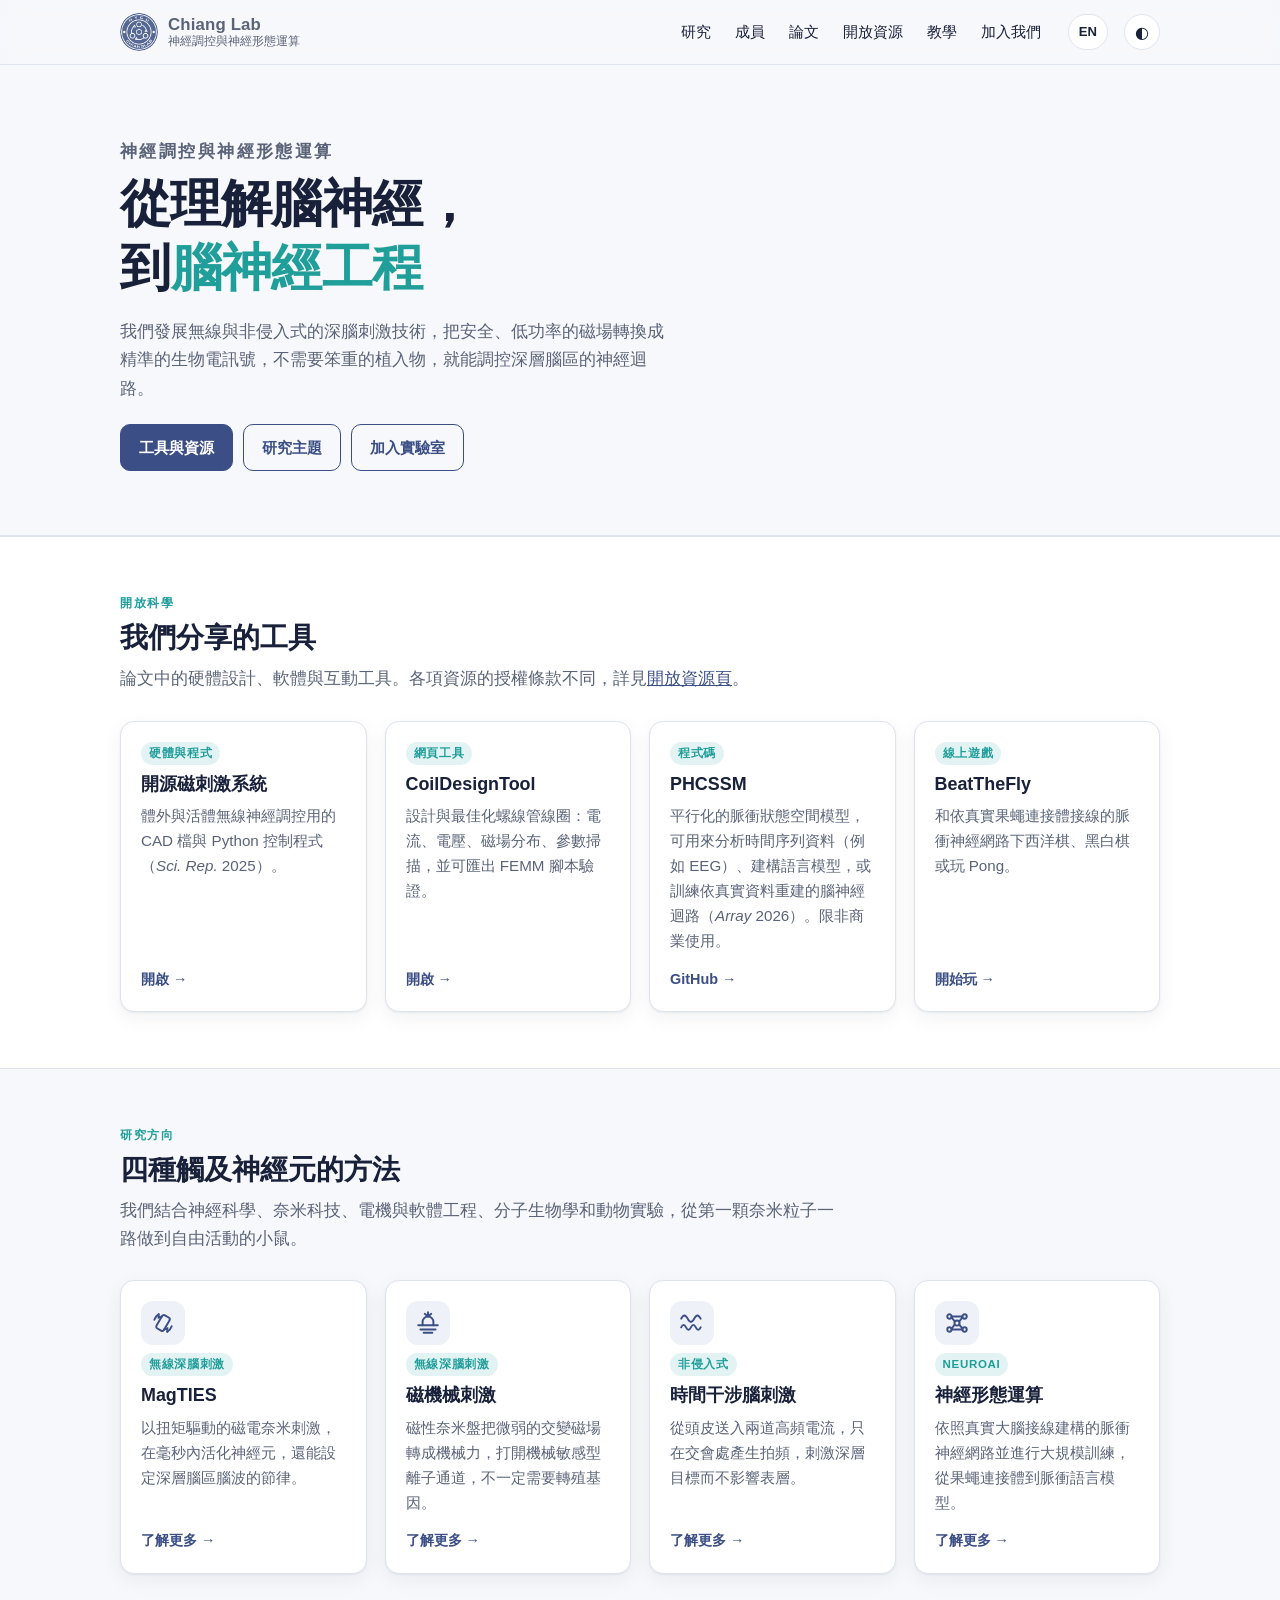
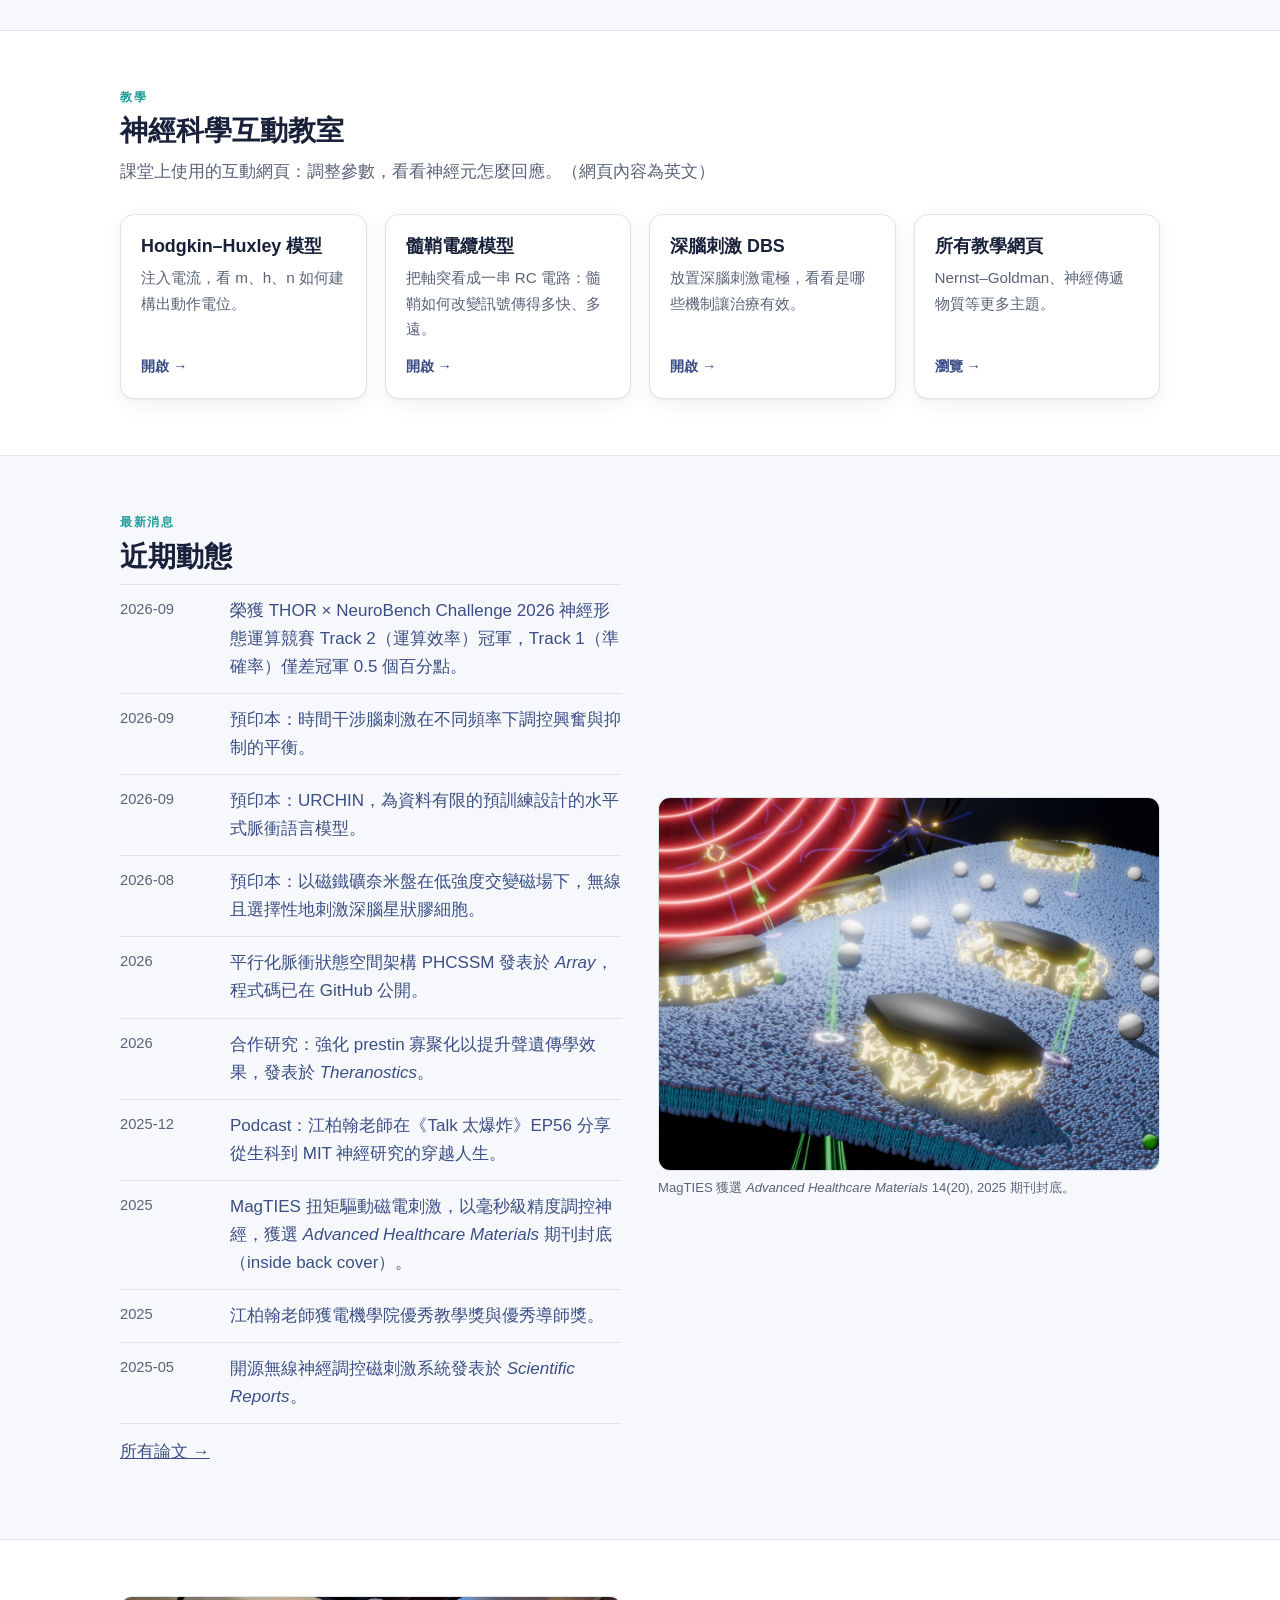
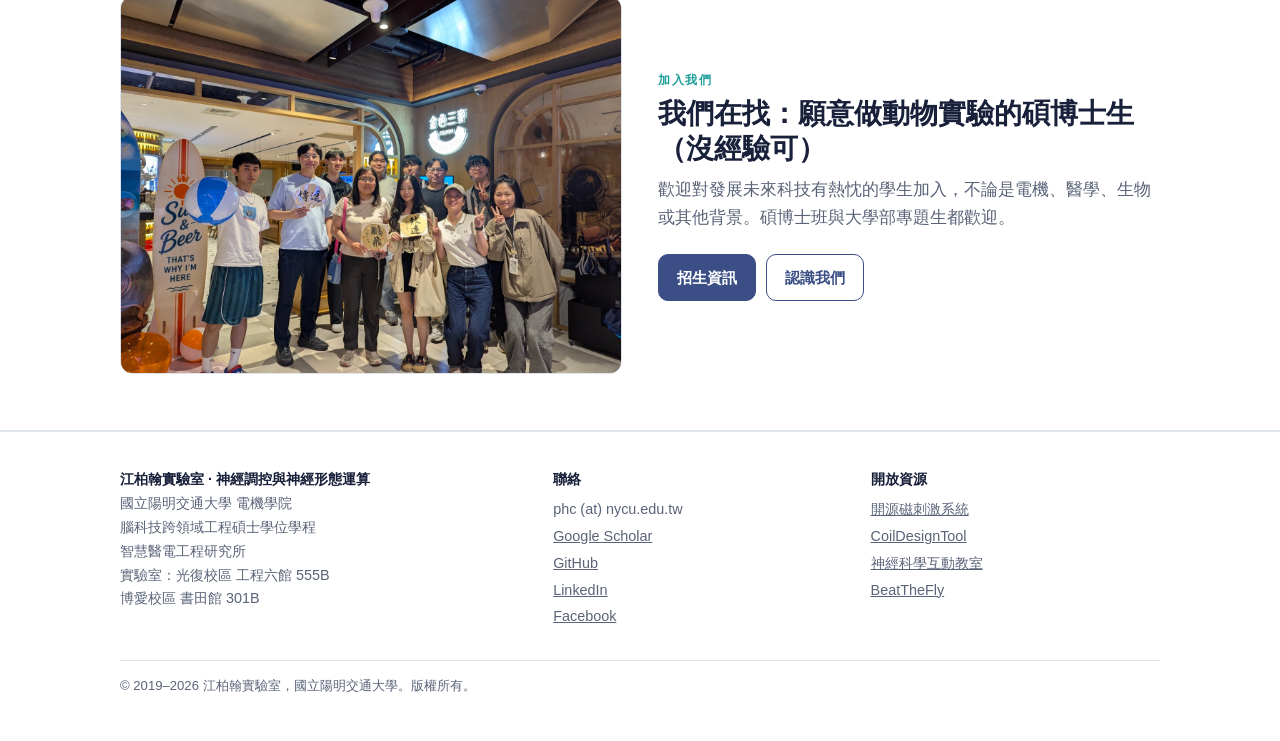
<file: zh-TW/index.html>
<!doctype html>
<html lang="zh-Hant">
<head>
<meta charset="utf-8">
<meta name="viewport" content="width=device-width, initial-scale=1">
<title>江柏翰實驗室 · 神經調控與神經形態運算 Chiang Lab</title>
<meta name="description" content="江柏翰實驗室（國立陽明交通大學 神經調控與神經形態運算）發展無線與非侵入式深腦刺激技術：MagTIES、磁機械刺激與時間干涉腦刺激。">
<meta property="og:title" content="江柏翰實驗室 · 神經調控與神經形態運算 Chiang Lab">
<meta property="og:description" content="江柏翰實驗室（國立陽明交通大學 神經調控與神經形態運算）發展無線與非侵入式深腦刺激技術：MagTIES、磁機械刺激與時間干涉腦刺激。">
<link rel="canonical" href="https://chianglab.com/zh-TW/">
<meta property="og:type" content="website">
<meta property="og:site_name" content="Chiang Lab">
<meta property="og:url" content="https://chianglab.com/zh-TW/">
<meta property="og:image" content="https://chianglab.com/img/research/magties-cover.jpg">
<meta property="og:image:width" content="1200">
<meta property="og:image:height" content="892">
<meta name="twitter:card" content="summary_large_image">
<link rel="alternate" hreflang="en" href="https://chianglab.com/">
<link rel="alternate" hreflang="zh-Hant" href="https://chianglab.com/zh-TW/">
<link rel="icon" href="/favicon.ico" sizes="48x48">
<link rel="icon" href="../img/icon-192.png" type="image/png" sizes="192x192">
<link rel="apple-touch-icon" href="../img/apple-touch-icon.png">
<script type="application/ld+json">{"@context":"https://schema.org","@type":"ResearchOrganization","name":"Chiang Lab","alternateName":"江柏翰實驗室","url":"https://chianglab.com/","logo":"https://chianglab.com/img/icon-192.png","image":"https://chianglab.com/img/research/magties-cover.jpg","parentOrganization":{"@type":"CollegeOrUniversity","name":"National Yang Ming Chiao Tung University"},"sameAs":["https://github.com/phclab","https://scholar.google.com/citations?user=J-jGDFcAAAAJ"]}</script>
<link rel="stylesheet" href="../assets/site.css">
<script>try{const t=localStorage.getItem("chianglab-theme");if(t)document.documentElement.dataset.theme=t}catch(e){}</script>
</head>
<body>
<header class="site-head"><div class="wrap">
  <a class="brand" href="../zh-TW/"><img src="../img/logo.png" alt="" width="38" height="38"><span><b>Chiang Lab</b><span>神經調控與神經形態運算</span></span></a>
  <nav class="nav" id="nav" aria-label="Main"><a href="../zh-TW/research/">研究</a><a href="../zh-TW/people/">成員</a><a href="../zh-TW/publications/">論文</a><a href="../zh-TW/resources/">開放資源</a><a href="../zh-TW/teaching/">教學</a><a href="../zh-TW/join/">加入我們</a></nav>
  <a class="icon-btn lang" href="../" hreflang="en" aria-label="Switch to English">EN</a>
  <button class="icon-btn" id="theme" type="button" aria-label="切換深色或淺色">◐</button>
  <button class="icon-btn" id="menu" type="button" aria-label="選單" aria-expanded="false" aria-controls="nav">☰</button>
</div></header>
<main>
<section class="hero">
  <div class="wrap">
    <div>
      <p class="eyebrow">神經調控與神經形態運算</p>
      <h1>從理解腦神經，<br>到<em>腦神經工程</em></h1>
      <p>我們發展無線與非侵入式的深腦刺激技術，把安全、低功率的磁場轉換成精準的生物電訊號，不需要笨重的植入物，就能調控深層腦區的神經迴路。</p>
      <div class="btns"><a class="btn primary" href="resources/">工具與資源</a><a class="btn ghost" href="research/">研究主題</a><a class="btn ghost" href="join/">加入實驗室</a></div>
    </div>
  </div>
</section>

<section class="alt">
  <div class="wrap">
    <p class="eyebrow">開放科學</p>
    <h2>我們分享的工具</h2>
    <p class="lead">論文中的硬體設計、軟體與互動工具。各項資源的授權條款不同，詳見<a href="resources/">開放資源頁</a>。</p>
    <div class="grid">
      <a class="card" href="https://magneticsystem.chianglab.com/"><span class="tag">硬體與程式</span><h3>開源磁刺激系統</h3><p>體外與活體無線神經調控用的 CAD 檔與 Python 控制程式（<i>Sci. Rep.</i> 2025）。</p><span class="more">開啟 →</span></a>
      <a class="card" href="https://tools.chianglab.com/coildesigntool/"><span class="tag">網頁工具</span><h3>CoilDesignTool</h3><p>設計與最佳化螺線管線圈：電流、電壓、磁場分布、參數掃描，並可匯出 FEMM 腳本驗證。</p><span class="more">開啟 →</span></a>
      <a class="card" href="https://github.com/phclab/PHCSSM"><span class="tag">程式碼</span><h3>PHCSSM</h3><p>平行化的脈衝狀態空間模型，可用來分析時間序列資料（例如 EEG）、建構語言模型，或訓練依真實資料重建的腦神經迴路（<i>Array</i> 2026）。限非商業使用。</p><span class="more">GitHub →</span></a>
      <a class="card" href="/BeatTheFly/"><span class="tag">線上遊戲</span><h3>BeatTheFly</h3><p>和依真實果蠅連接體接線的脈衝神經網路下西洋棋、黑白棋或玩 Pong。</p><span class="more">開始玩 →</span></a>
    </div>
  </div>
</section>

<section>
  <div class="wrap">
    <p class="eyebrow">研究方向</p>
    <h2>四種觸及神經元的方法</h2>
    <p class="lead">我們結合神經科學、奈米科技、電機與軟體工程、分子生物學和動物實驗，從第一顆奈米粒子一路做到自由活動的小鼠。</p>
    <div class="grid">
      <a class="card" href="research/#magties"><div class="ico"><svg viewBox="0 0 24 24" fill="none" stroke="currentColor" stroke-width="1.8" stroke-linecap="round"><rect x="8" y="5" width="8" height="14" rx="2" transform="rotate(30 12 12)"/><path d="M4 9a9 9 0 0 1 4-5M20 15a9 9 0 0 1-4 5"/><path d="M8 4l0 3 3-1M16 20l0-3-3 1"/></svg></div><span class="tag">無線深腦刺激</span><h3>MagTIES</h3><p>以扭矩驅動的磁電奈米刺激，在毫秒內活化神經元，還能設定深層腦區腦波的節律。</p><span class="more">了解更多 →</span></a>
      <a class="card" href="research/#magnetomechanical"><div class="ico"><svg viewBox="0 0 24 24" fill="none" stroke="currentColor" stroke-width="1.8" stroke-linecap="round"><path d="M3 14h18"/><path d="M7 14v-3a5 5 0 0 1 10 0v3"/><path d="M12 2v4M9 3.5l3 2.5 3-2.5"/><path d="M5 18h14M8 21h8"/></svg></div><span class="tag">無線深腦刺激</span><h3>磁機械刺激</h3><p>磁性奈米盤把微弱的交變磁場轉成機械力，打開機械敏感型離子通道，不一定需要轉殖基因。</p><span class="more">了解更多 →</span></a>
      <a class="card" href="research/#tibs"><div class="ico"><svg viewBox="0 0 24 24" fill="none" stroke="currentColor" stroke-width="1.8" stroke-linecap="round"><path d="M2 8c2-4 4-4 6 0s4 4 6 0 4-4 6 0"/><path d="M2 16c1.5-3 3-3 4.5 0s3 3 4.5 0 3-3 4.5 0 3 3 4.5 0"/></svg></div><span class="tag">非侵入式</span><h3>時間干涉腦刺激</h3><p>從頭皮送入兩道高頻電流，只在交會處產生拍頻，刺激深層目標而不影響表層。</p><span class="more">了解更多 →</span></a>
      <a class="card" href="research/#neuroai"><div class="ico"><svg viewBox="0 0 24 24" fill="none" stroke="currentColor" stroke-width="1.8" stroke-linecap="round"><circle cx="5" cy="6" r="2"/><circle cx="5" cy="18" r="2"/><circle cx="12" cy="12" r="2.4"/><circle cx="19" cy="6" r="2"/><circle cx="19" cy="18" r="2"/><path d="M7 7l3 3.5M7 17l3-3.5M14 10.5L17 7M14 13.5l3 3.5M7 6h10M7 18h10"/></svg></div><span class="tag">NeuroAI</span><h3>神經形態運算</h3><p>依照真實大腦接線建構的脈衝神經網路並進行大規模訓練，從果蠅連接體到脈衝語言模型。</p><span class="more">了解更多 →</span></a>
    </div>
  </div>
</section>

<section class="alt">
  <div class="wrap">
    <p class="eyebrow">教學</p>
    <h2>神經科學互動教室</h2>
    <p class="lead">課堂上使用的互動網頁：調整參數，看看神經元怎麼回應。（網頁內容為英文）</p>
    <div class="grid">
      <a class="card" href="/class/HH_Model_Explorer/"><h3>Hodgkin–Huxley 模型</h3><p>注入電流，看 m、h、n 如何建構出動作電位。</p><span class="more">開啟 →</span></a>
      <a class="card" href="/class/Myelin_Cable_Explorer/"><h3>髓鞘電纜模型</h3><p>把軸突看成一串 RC 電路：髓鞘如何改變訊號傳得多快、多遠。</p><span class="more">開啟 →</span></a>
      <a class="card" href="/class/DBS_Explorer/"><h3>深腦刺激 DBS</h3><p>放置深腦刺激電極，看看是哪些機制讓治療有效。</p><span class="more">開啟 →</span></a>
      <a class="card" href="teaching/"><h3>所有教學網頁</h3><p>Nernst–Goldman、神經傳遞物質等更多主題。</p><span class="more">瀏覽 →</span></a>
    </div>
  </div>
</section>

<section>
  <div class="wrap split">
    <div>
      <p class="eyebrow">最新消息</p>
      <h2>近期動態</h2>
      <ul class="news"><li><time>2026-09</time><span><a href="https://neuromorphiccommons.com/events/thor_neurob_comp_2026/leaderboard.html">榮獲 THOR × NeuroBench Challenge 2026 神經形態運算競賽 Track 2（運算效率）冠軍，Track 1（準確率）僅差冠軍 0.5 個百分點。</a></span></li><li><time>2026-09</time><span><a href="https://scholar.google.com/scholar?q=%22Manipulating+Excitation-Inhibition+Balance+by+Temporal+Interference+Brain+Stimulation%22">預印本：時間干涉腦刺激在不同頻率下調控興奮與抑制的平衡。</a></span></li><li><time>2026-09</time><span><a href="https://arxiv.org/abs/2609.13899">預印本：URCHIN，為資料有限的預訓練設計的水平式脈衝語言模型。</a></span></li><li><time>2026-08</time><span><a href="https://scholar.google.com/scholar?q=%22Astrocyte-Selective+Wireless+Deep+Brain+Stimulation%22">預印本：以磁鐵礦奈米盤在低強度交變磁場下，無線且選擇性地刺激深腦星狀膠細胞。</a></span></li><li><time>2026</time><span><a href="https://doi.org/10.1016/j.array.2026.101315">平行化脈衝狀態空間架構 PHCSSM 發表於 <i>Array</i>，程式碼已在 GitHub 公開。</a></span></li><li><time>2026</time><span><a href="https://scholar.google.com/scholar?q=%22Enhancing+prestin+oligomerization+for+superior+sonogenetics%22">合作研究：強化 prestin 寡聚化以提升聲遺傳學效果，發表於 <i>Theranostics</i>。</a></span></li><li><time>2025-12</time><span><a href="https://www.youtube.com/watch?v=yFep-w6PaEI">Podcast：江柏翰老師在《Talk 太爆炸》EP56 分享從生科到 MIT 神經研究的穿越人生。</a></span></li><li><time>2025</time><span><a href="research/#magties">MagTIES 扭矩驅動磁電刺激，以毫秒級精度調控神經，獲選 <i>Advanced Healthcare Materials</i> 期刊封底（inside back cover）。</a></span></li><li><time>2025</time><span><a href="people/">江柏翰老師獲電機學院優秀教學獎與優秀導師獎。</a></span></li><li><time>2025-05</time><span><a href="https://magneticsystem.chianglab.com/">開源無線神經調控磁刺激系統發表於 <i>Scientific Reports</i>。</a></span></li></ul>
      <p style="margin-top:14px"><a href="publications/">所有論文 →</a></p>
    </div>
    <figure><img src="../img/research/magties-cover.jpg" alt="期刊封底：磁性奈米盤在神經細胞膜上旋轉" width="1200" height="892" loading="lazy"><figcaption>MagTIES 獲選 <i>Advanced Healthcare Materials</i> 14(20), 2025 期刊封底。</figcaption></figure>
  </div>
</section>

<section class="alt">
  <div class="wrap split rev">
    <div>
      <p class="eyebrow">加入我們</p>
      <h2>我們在找：願意做動物實驗的碩博士生（沒經驗可）</h2>
      <p class="lead" style="margin-bottom:14px">歡迎對發展未來科技有熱忱的學生加入，不論是電機、醫學、生物或其他背景。碩博士班與大學部專題生都歡迎。</p>
      <div class="btns"><a class="btn primary" href="join/">招生資訊</a><a class="btn ghost" href="people/">認識我們</a></div>
    </div>
    <figure><img src="../img/research/team.jpg" alt="江柏翰實驗室成員合照" width="1400" height="1054" loading="lazy"></figure>
  </div>
</section>
</main>
<footer class="site-foot"><div class="wrap">
  <div><b>江柏翰實驗室 · 神經調控與神經形態運算</b><br>國立陽明交通大學 電機學院<br>腦科技跨領域工程碩士學位學程<br>智慧醫電工程研究所<br>實驗室：光復校區 工程六館 555B<br>博愛校區 書田館 301B</div>
  <div><b>聯絡</b><ul>
    <li>phc (at) nycu.edu.tw</li>
    <li><a href="https://scholar.google.com/citations?user=J-jGDFcAAAAJ">Google Scholar</a></li>
    <li><a href="https://github.com/phclab">GitHub</a></li>
    <li><a href="https://www.linkedin.com/in/pohanc/">LinkedIn</a></li>
    <li><a href="https://www.facebook.com/ChiangLab-1287645511374870/">Facebook</a></li></ul></div>
  <div><b>開放資源</b><ul>
    <li><a href="https://magneticsystem.chianglab.com/">開源磁刺激系統</a></li>
    <li><a href="https://tools.chianglab.com/coildesigntool/">CoilDesignTool</a></li>
    <li><a href="/class/">神經科學互動教室</a></li>
    <li><a href="/BeatTheFly/">BeatTheFly</a></li></ul></div>
  <div class="copy">© 2019–2026 江柏翰實驗室，國立陽明交通大學。版權所有。</div>
</div></footer>
<script src="../assets/site.js"></script>
</body>
</html>
</file>
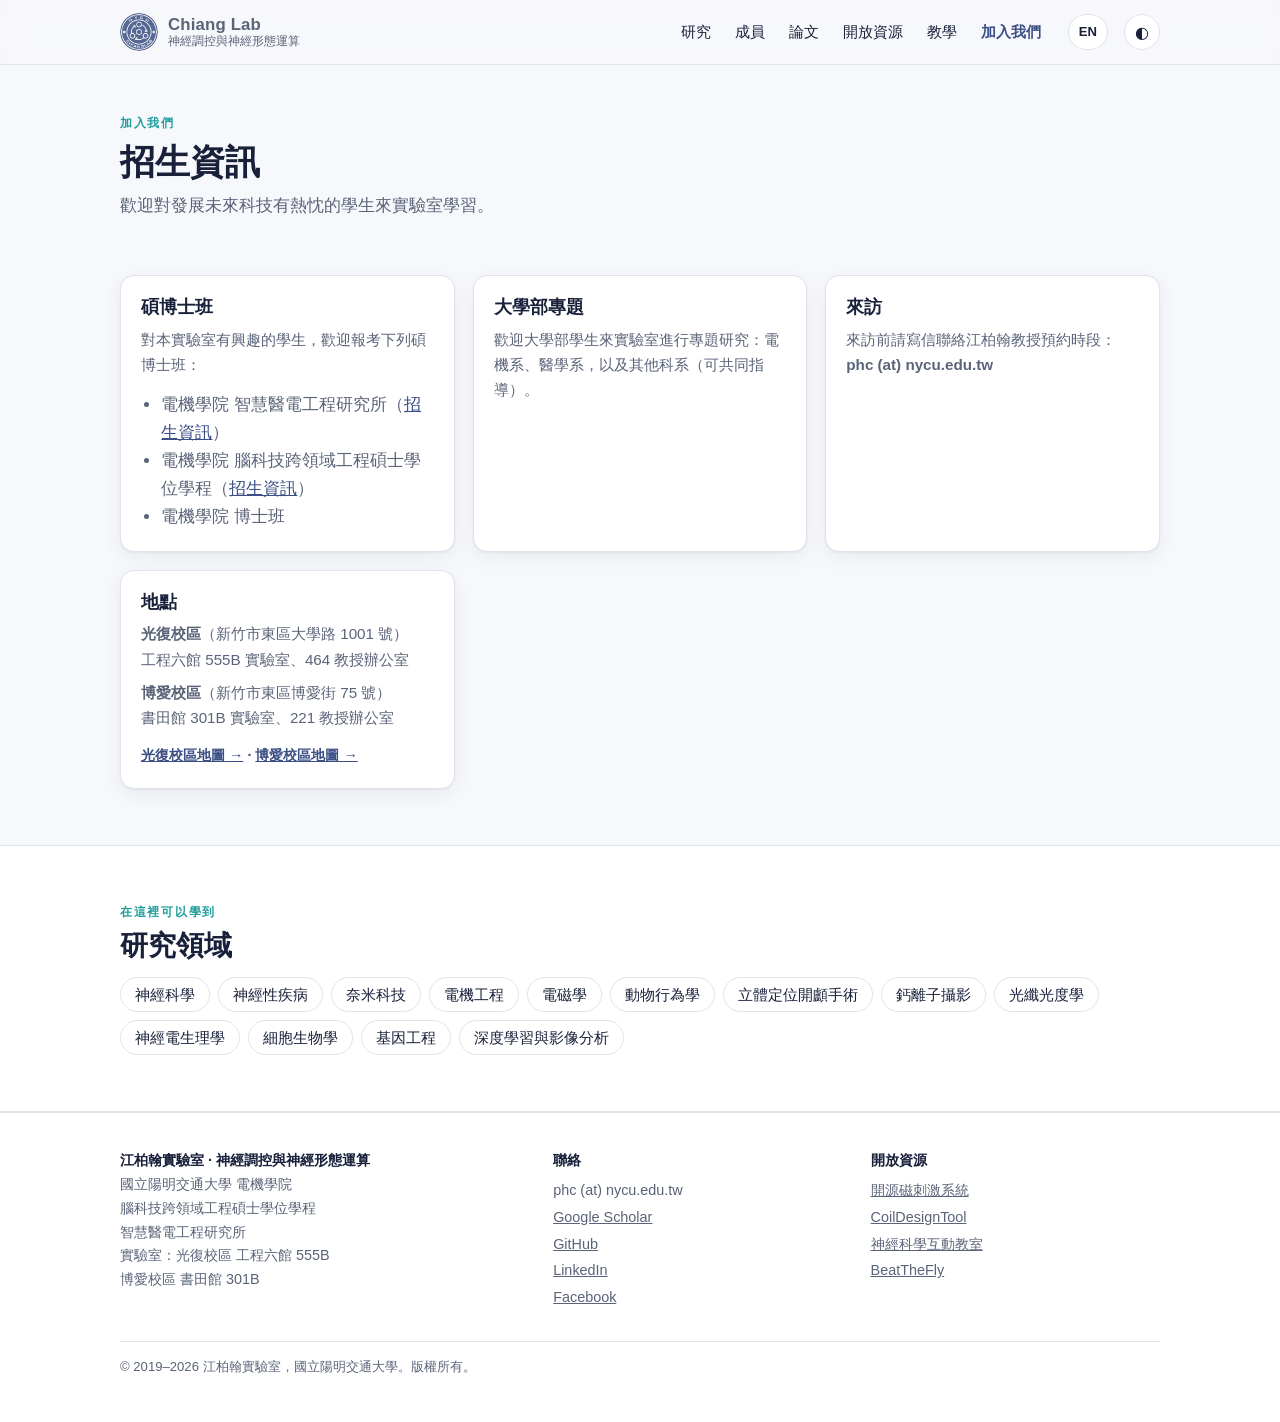
<file: zh-TW/join/index.html>
<!doctype html>
<html lang="zh-Hant">
<head>
<meta charset="utf-8">
<meta name="viewport" content="width=device-width, initial-scale=1">
<title>加入我們 · 江柏翰實驗室</title>
<meta name="description" content="加入國立陽明交通大學江柏翰實驗室：碩博士班、大學部專題與來訪資訊。">
<meta property="og:title" content="加入我們 · 江柏翰實驗室">
<meta property="og:description" content="加入國立陽明交通大學江柏翰實驗室：碩博士班、大學部專題與來訪資訊。">
<link rel="canonical" href="https://chianglab.com/zh-TW/join/">
<meta property="og:type" content="website">
<meta property="og:site_name" content="Chiang Lab">
<meta property="og:url" content="https://chianglab.com/zh-TW/join/">
<meta property="og:image" content="https://chianglab.com/img/research/magties-cover.jpg">
<meta property="og:image:width" content="1200">
<meta property="og:image:height" content="892">
<meta name="twitter:card" content="summary_large_image">
<link rel="alternate" hreflang="en" href="https://chianglab.com/join/">
<link rel="alternate" hreflang="zh-Hant" href="https://chianglab.com/zh-TW/join/">
<link rel="icon" href="/favicon.ico" sizes="48x48">
<link rel="icon" href="../../img/icon-192.png" type="image/png" sizes="192x192">
<link rel="apple-touch-icon" href="../../img/apple-touch-icon.png">
<link rel="stylesheet" href="../../assets/site.css">
<script>try{const t=localStorage.getItem("chianglab-theme");if(t)document.documentElement.dataset.theme=t}catch(e){}</script>
</head>
<body>
<header class="site-head"><div class="wrap">
  <a class="brand" href="../../zh-TW/"><img src="../../img/logo.png" alt="" width="38" height="38"><span><b>Chiang Lab</b><span>神經調控與神經形態運算</span></span></a>
  <nav class="nav" id="nav" aria-label="Main"><a href="../../zh-TW/research/">研究</a><a href="../../zh-TW/people/">成員</a><a href="../../zh-TW/publications/">論文</a><a href="../../zh-TW/resources/">開放資源</a><a href="../../zh-TW/teaching/">教學</a><a href="../../zh-TW/join/" aria-current="page">加入我們</a></nav>
  <a class="icon-btn lang" href="../../join/" hreflang="en" aria-label="Switch to English">EN</a>
  <button class="icon-btn" id="theme" type="button" aria-label="切換深色或淺色">◐</button>
  <button class="icon-btn" id="menu" type="button" aria-label="選單" aria-expanded="false" aria-controls="nav">☰</button>
</div></header>
<main>
<div class="wrap page-head"><p class="eyebrow">加入我們</p><h1>招生資訊</h1>
<p class="lead">歡迎對發展未來科技有熱忱的學生來實驗室學習。</p></div>
<section style="padding-top:20px"><div class="wrap grid two">
  <div class="card"><h3>碩博士班</h3><p>對本實驗室有興趣的學生，歡迎報考下列碩博士班：</p>
    <ul style="margin:6px 0 0;padding-left:1.2em;color:var(--dim)">
      <li>電機學院 智慧醫電工程研究所（<a href="https://ibe.nycu.edu.tw/ibe/ch/app/folder/6355">招生資訊</a>）</li>
      <li>電機學院 腦科技跨領域工程碩士學位學程（<a href="https://braintech.nycu.edu.tw/latestevent/index?Parser=9,7,227">招生資訊</a>）</li>
      <li>電機學院 博士班</li></ul></div>
  <div class="card"><h3>大學部專題</h3><p>歡迎大學部學生來實驗室進行專題研究：電機系、醫學系，以及其他科系（可共同指導）。</p></div>
  <div class="card"><h3>來訪</h3><p>來訪前請寫信聯絡江柏翰教授預約時段：<b>phc (at) nycu.edu.tw</b></p></div>
  <div class="card"><h3>地點</h3><p><b>光復校區</b>（新竹市東區大學路 1001 號）<br>工程六館 555B 實驗室、464 教授辦公室</p><p><b>博愛校區</b>（新竹市東區博愛街 75 號）<br>書田館 301B 實驗室、221 教授辦公室</p>
    <span class="more"><a href="https://maps.google.com/?q=國立陽明交通大學+工程六館">光復校區地圖 →</a> · <a href="https://maps.google.com/?q=國立陽明交通大學+博愛校區+書田館">博愛校區地圖 →</a></span></div>
</div></section>
<section class="alt"><div class="wrap">
  <p class="eyebrow">在這裡可以學到</p><h2>研究領域</h2>
  <ul class="chips" style="margin-top:14px"><li>神經科學</li><li>神經性疾病</li><li>奈米科技</li><li>電機工程</li><li>電磁學</li><li>動物行為學</li><li>立體定位開顱手術</li><li>鈣離子攝影</li><li>光纖光度學</li><li>神經電生理學</li><li>細胞生物學</li><li>基因工程</li><li>深度學習與影像分析</li></ul>
</div></section>
</main>
<footer class="site-foot"><div class="wrap">
  <div><b>江柏翰實驗室 · 神經調控與神經形態運算</b><br>國立陽明交通大學 電機學院<br>腦科技跨領域工程碩士學位學程<br>智慧醫電工程研究所<br>實驗室：光復校區 工程六館 555B<br>博愛校區 書田館 301B</div>
  <div><b>聯絡</b><ul>
    <li>phc (at) nycu.edu.tw</li>
    <li><a href="https://scholar.google.com/citations?user=J-jGDFcAAAAJ">Google Scholar</a></li>
    <li><a href="https://github.com/phclab">GitHub</a></li>
    <li><a href="https://www.linkedin.com/in/pohanc/">LinkedIn</a></li>
    <li><a href="https://www.facebook.com/ChiangLab-1287645511374870/">Facebook</a></li></ul></div>
  <div><b>開放資源</b><ul>
    <li><a href="https://magneticsystem.chianglab.com/">開源磁刺激系統</a></li>
    <li><a href="https://tools.chianglab.com/coildesigntool/">CoilDesignTool</a></li>
    <li><a href="/class/">神經科學互動教室</a></li>
    <li><a href="/BeatTheFly/">BeatTheFly</a></li></ul></div>
  <div class="copy">© 2019–2026 江柏翰實驗室，國立陽明交通大學。版權所有。</div>
</div></footer>
<script src="../../assets/site.js"></script>
</body>
</html>
</file>
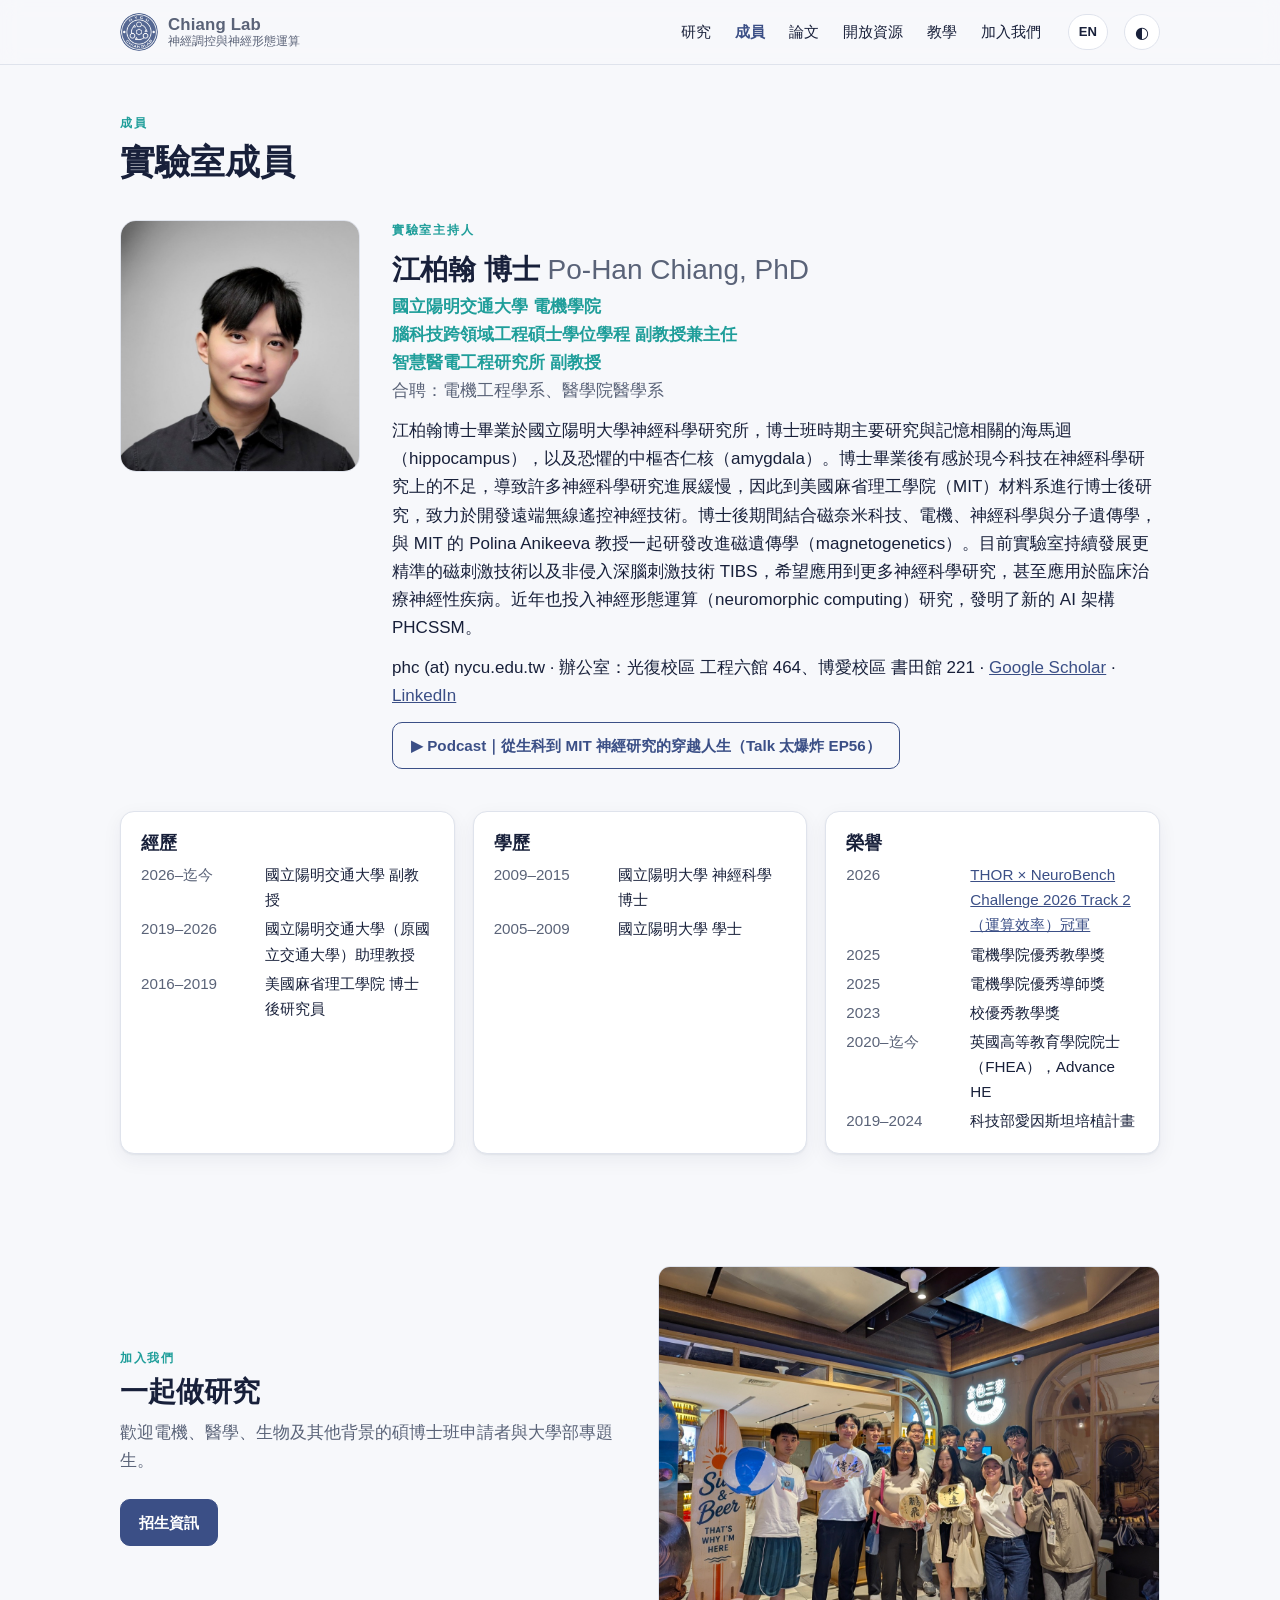
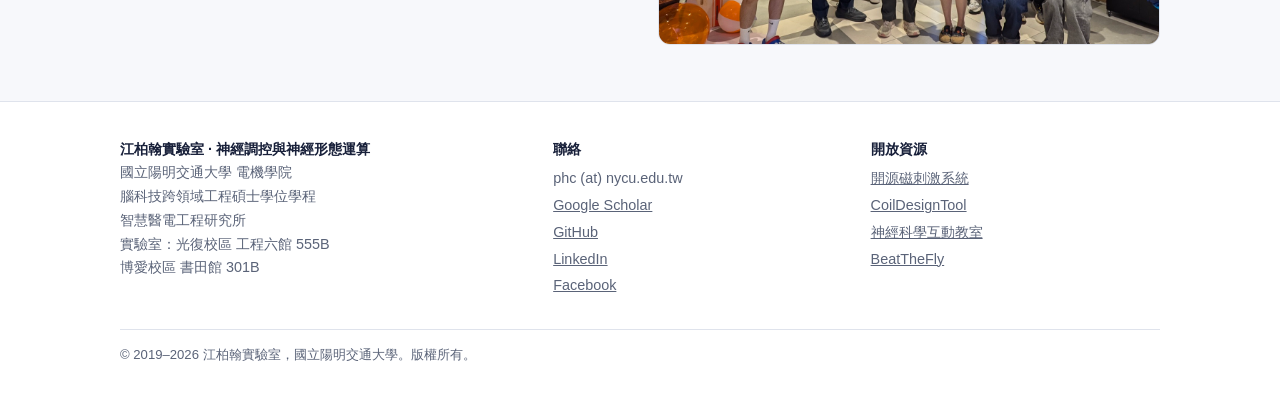
<file: zh-TW/people/index.html>
<!doctype html>
<html lang="zh-Hant">
<head>
<meta charset="utf-8">
<meta name="viewport" content="width=device-width, initial-scale=1">
<title>成員 · 江柏翰實驗室</title>
<meta name="description" content="江柏翰老師與江柏翰實驗室（國立陽明交通大學 神經調控與神經形態運算）。">
<meta property="og:title" content="成員 · 江柏翰實驗室">
<meta property="og:description" content="江柏翰老師與江柏翰實驗室（國立陽明交通大學 神經調控與神經形態運算）。">
<link rel="canonical" href="https://chianglab.com/zh-TW/people/">
<meta property="og:type" content="website">
<meta property="og:site_name" content="Chiang Lab">
<meta property="og:url" content="https://chianglab.com/zh-TW/people/">
<meta property="og:image" content="https://chianglab.com/img/research/magties-cover.jpg">
<meta property="og:image:width" content="1200">
<meta property="og:image:height" content="892">
<meta name="twitter:card" content="summary_large_image">
<link rel="alternate" hreflang="en" href="https://chianglab.com/people/">
<link rel="alternate" hreflang="zh-Hant" href="https://chianglab.com/zh-TW/people/">
<link rel="icon" href="/favicon.ico" sizes="48x48">
<link rel="icon" href="../../img/icon-192.png" type="image/png" sizes="192x192">
<link rel="apple-touch-icon" href="../../img/apple-touch-icon.png">
<link rel="stylesheet" href="../../assets/site.css">
<script>try{const t=localStorage.getItem("chianglab-theme");if(t)document.documentElement.dataset.theme=t}catch(e){}</script>
</head>
<body>
<header class="site-head"><div class="wrap">
  <a class="brand" href="../../zh-TW/"><img src="../../img/logo.png" alt="" width="38" height="38"><span><b>Chiang Lab</b><span>神經調控與神經形態運算</span></span></a>
  <nav class="nav" id="nav" aria-label="Main"><a href="../../zh-TW/research/">研究</a><a href="../../zh-TW/people/" aria-current="page">成員</a><a href="../../zh-TW/publications/">論文</a><a href="../../zh-TW/resources/">開放資源</a><a href="../../zh-TW/teaching/">教學</a><a href="../../zh-TW/join/">加入我們</a></nav>
  <a class="icon-btn lang" href="../../people/" hreflang="en" aria-label="Switch to English">EN</a>
  <button class="icon-btn" id="theme" type="button" aria-label="切換深色或淺色">◐</button>
  <button class="icon-btn" id="menu" type="button" aria-label="選單" aria-expanded="false" aria-controls="nav">☰</button>
</div></header>
<main>
<div class="wrap page-head"><p class="eyebrow">成員</p><h1>實驗室成員</h1></div>
<section style="padding-top:20px">
  <div class="wrap pi">
    <img src="../../img/people/po-han-chiang.jpg" alt="江柏翰" width="700" height="735">
    <div class="prose">
      <p class="eyebrow">實驗室主持人</p>
      <h2>江柏翰 博士 <span lang="en" style="color:var(--dim);font-weight:400">Po-Han Chiang, PhD</span></h2>
      <p style="color:var(--field);font-weight:600;margin-top:-4px">國立陽明交通大學 電機學院<br>腦科技跨領域工程碩士學位學程 副教授兼主任<br>智慧醫電工程研究所 副教授<br><span style="color:var(--dim);font-weight:400">合聘：電機工程學系、醫學院醫學系</span></p>
      <p>江柏翰博士畢業於國立陽明大學神經科學研究所，博士班時期主要研究與記憶相關的海馬迴（hippocampus），以及恐懼的中樞杏仁核（amygdala）。博士畢業後有感於現今科技在神經科學研究上的不足，導致許多神經科學研究進展緩慢，因此到美國麻省理工學院（MIT）材料系進行博士後研究，致力於開發遠端無線遙控神經技術。博士後期間結合磁奈米科技、電機、神經科學與分子遺傳學，與 MIT 的 Polina Anikeeva 教授一起研發改進磁遺傳學（magnetogenetics）。目前實驗室持續發展更精準的磁刺激技術以及非侵入深腦刺激技術 TIBS，希望應用到更多神經科學研究，甚至應用於臨床治療神經性疾病。近年也投入神經形態運算（neuromorphic computing）研究，發明了新的 AI 架構 PHCSSM。</p>
      <p>phc (at) nycu.edu.tw · 辦公室：光復校區 工程六館 464、博愛校區 書田館 221 · <a href="https://scholar.google.com/citations?user=J-jGDFcAAAAJ">Google Scholar</a> · <a href="https://www.linkedin.com/in/pohanc/">LinkedIn</a></p>
      <p><a class="btn ghost" href="https://www.youtube.com/watch?v=yFep-w6PaEI">▶ Podcast｜從生科到 MIT 神經研究的穿越人生（Talk 太爆炸 EP56）</a></p>
    </div>
  </div>
  <div class="wrap grid two" style="margin-top:30px">
    <div class="card"><h3>經歷</h3><dl class="cv">
      <dt>2026–迄今</dt><dd>國立陽明交通大學 副教授</dd>
      <dt>2019–2026</dt><dd>國立陽明交通大學（原國立交通大學）助理教授</dd>
      <dt>2016–2019</dt><dd>美國麻省理工學院 博士後研究員</dd></dl></div>
    <div class="card"><h3>學歷</h3><dl class="cv">
      <dt>2009–2015</dt><dd>國立陽明大學 神經科學博士</dd>
      <dt>2005–2009</dt><dd>國立陽明大學 學士</dd></dl></div>
    <div class="card"><h3>榮譽</h3><dl class="cv">
      <dt>2026</dt><dd><a href="https://neuromorphiccommons.com/events/thor_neurob_comp_2026/leaderboard.html">THOR × NeuroBench Challenge 2026 Track 2（運算效率）冠軍</a></dd>
      <dt>2025</dt><dd>電機學院優秀教學獎</dd>
      <dt>2025</dt><dd>電機學院優秀導師獎</dd>
      <dt>2023</dt><dd>校優秀教學獎</dd>
      <dt>2020–迄今</dt><dd>英國高等教育學院院士（FHEA），Advance HE</dd>
      <dt>2019–2024</dt><dd>科技部愛因斯坦培植計畫</dd></dl></div>
  </div>
</section>
<section>
  <div class="wrap split">
    <div>
      <p class="eyebrow">加入我們</p>
      <h2>一起做研究</h2>
      <p class="lead" style="margin-bottom:0">歡迎電機、醫學、生物及其他背景的碩博士班申請者與大學部專題生。</p>
      <p style="margin-top:24px"><a class="btn primary" href="../join/">招生資訊</a></p>
    </div>
    <figure><img src="../../img/research/team.jpg" alt="江柏翰實驗室成員合照" width="1400" height="1054" loading="lazy"></figure>
  </div>
</section>
</main>
<footer class="site-foot"><div class="wrap">
  <div><b>江柏翰實驗室 · 神經調控與神經形態運算</b><br>國立陽明交通大學 電機學院<br>腦科技跨領域工程碩士學位學程<br>智慧醫電工程研究所<br>實驗室：光復校區 工程六館 555B<br>博愛校區 書田館 301B</div>
  <div><b>聯絡</b><ul>
    <li>phc (at) nycu.edu.tw</li>
    <li><a href="https://scholar.google.com/citations?user=J-jGDFcAAAAJ">Google Scholar</a></li>
    <li><a href="https://github.com/phclab">GitHub</a></li>
    <li><a href="https://www.linkedin.com/in/pohanc/">LinkedIn</a></li>
    <li><a href="https://www.facebook.com/ChiangLab-1287645511374870/">Facebook</a></li></ul></div>
  <div><b>開放資源</b><ul>
    <li><a href="https://magneticsystem.chianglab.com/">開源磁刺激系統</a></li>
    <li><a href="https://tools.chianglab.com/coildesigntool/">CoilDesignTool</a></li>
    <li><a href="/class/">神經科學互動教室</a></li>
    <li><a href="/BeatTheFly/">BeatTheFly</a></li></ul></div>
  <div class="copy">© 2019–2026 江柏翰實驗室，國立陽明交通大學。版權所有。</div>
</div></footer>
<script src="../../assets/site.js"></script>
</body>
</html>
</file>
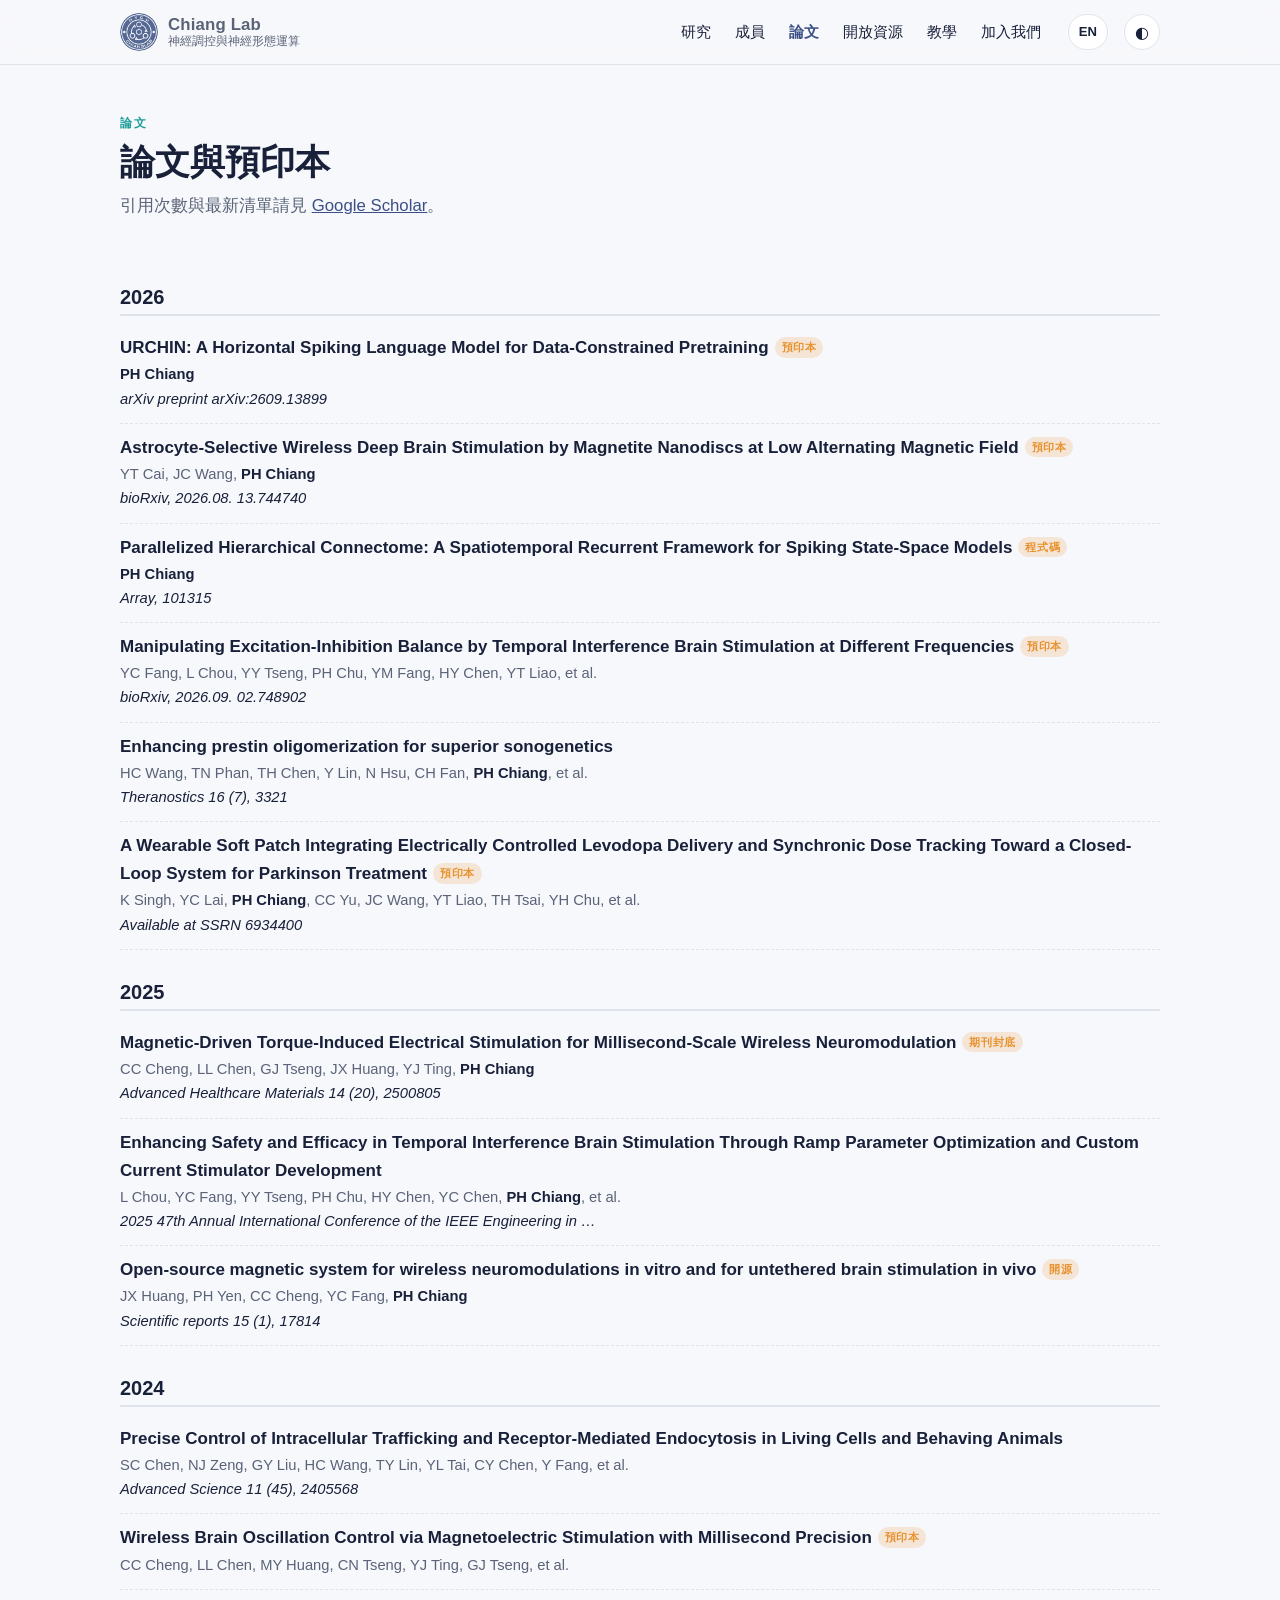
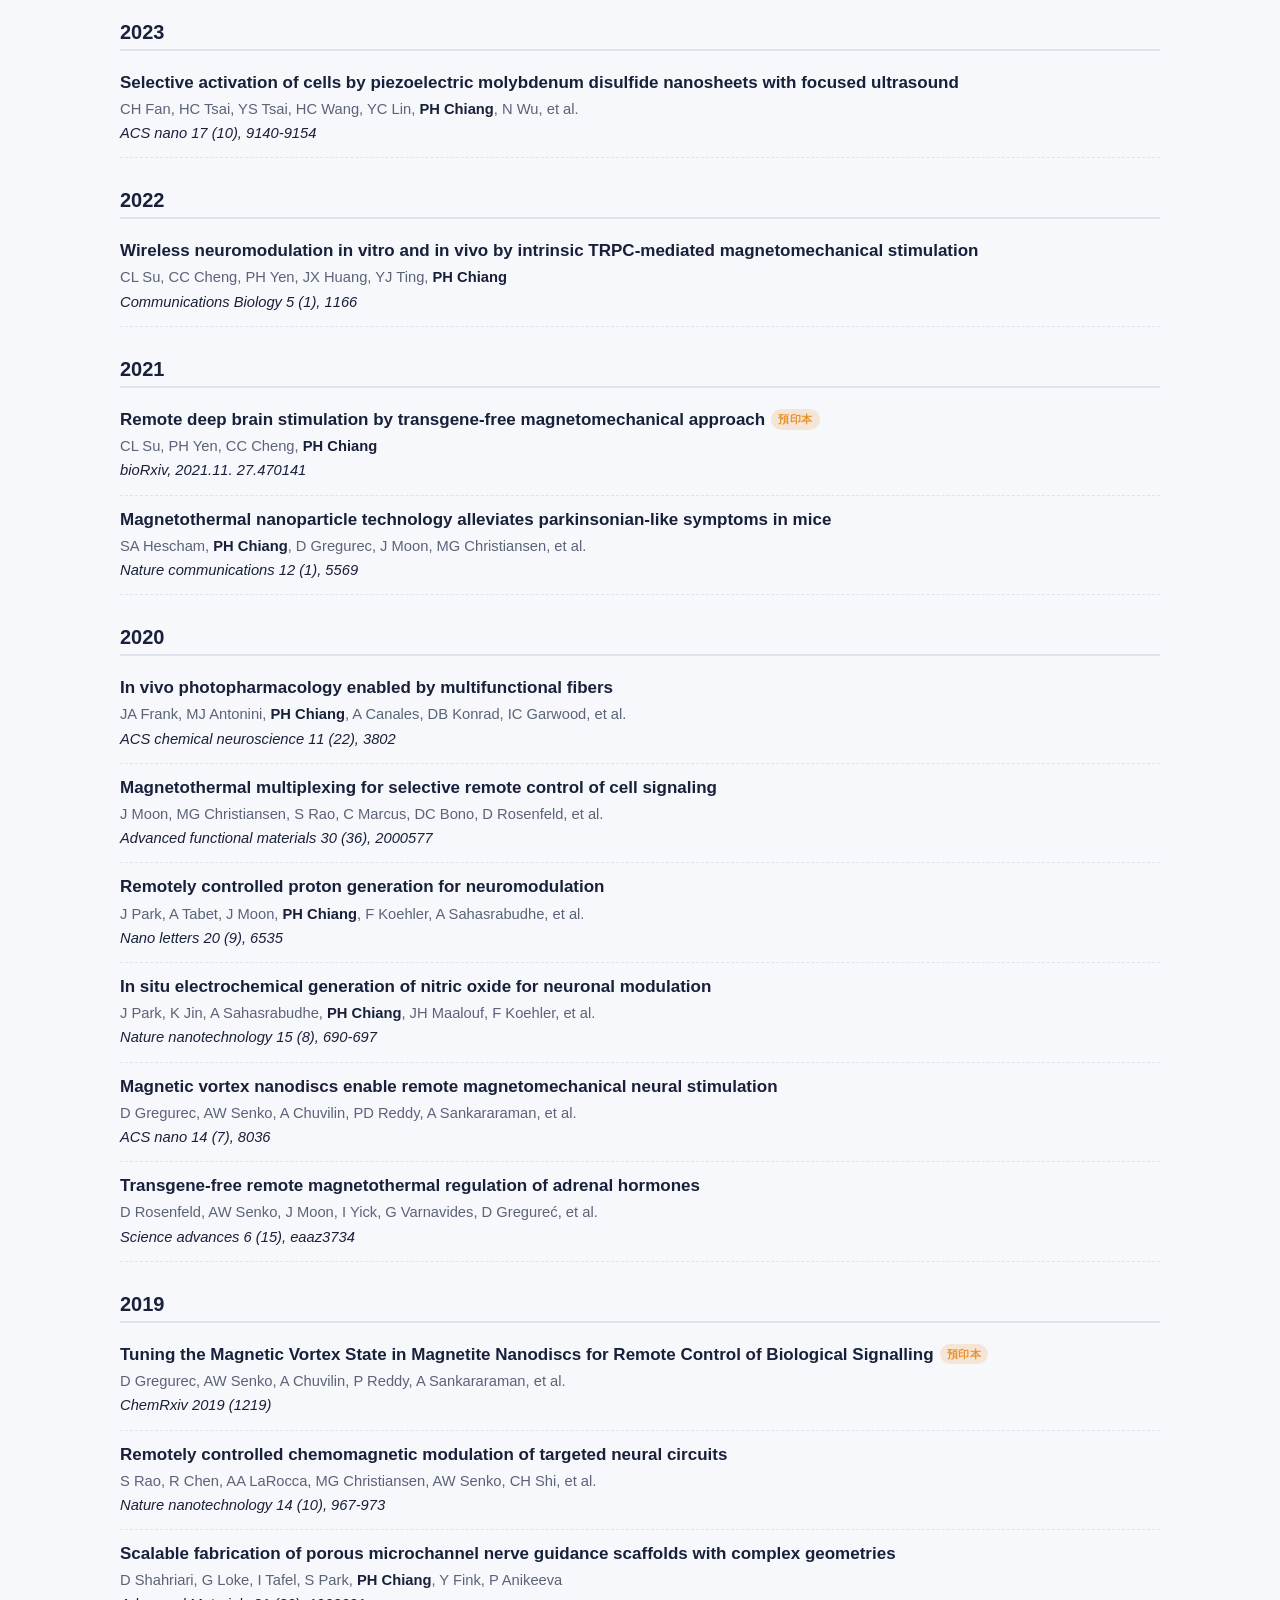
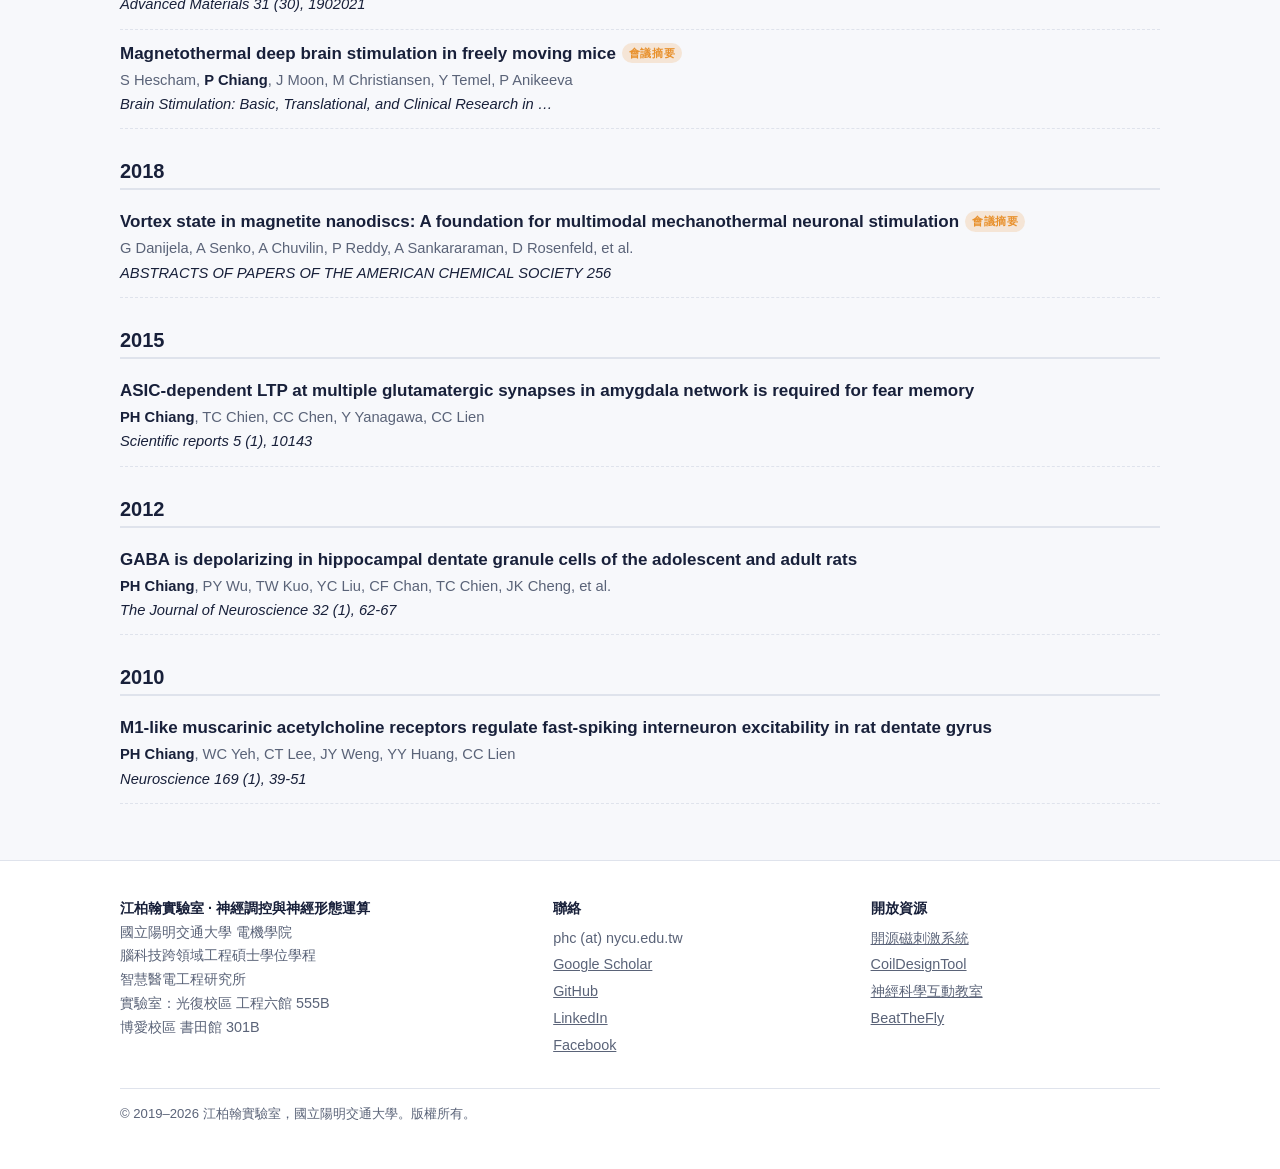
<file: zh-TW/publications/index.html>
<!doctype html>
<html lang="zh-Hant">
<head>
<meta charset="utf-8">
<meta name="viewport" content="width=device-width, initial-scale=1">
<title>論文 · 江柏翰實驗室</title>
<meta name="description" content="江柏翰實驗室與江柏翰老師的論文與預印本。">
<meta property="og:title" content="論文 · 江柏翰實驗室">
<meta property="og:description" content="江柏翰實驗室與江柏翰老師的論文與預印本。">
<link rel="canonical" href="https://chianglab.com/zh-TW/publications/">
<meta property="og:type" content="website">
<meta property="og:site_name" content="Chiang Lab">
<meta property="og:url" content="https://chianglab.com/zh-TW/publications/">
<meta property="og:image" content="https://chianglab.com/img/research/magties-cover.jpg">
<meta property="og:image:width" content="1200">
<meta property="og:image:height" content="892">
<meta name="twitter:card" content="summary_large_image">
<link rel="alternate" hreflang="en" href="https://chianglab.com/publications/">
<link rel="alternate" hreflang="zh-Hant" href="https://chianglab.com/zh-TW/publications/">
<link rel="icon" href="/favicon.ico" sizes="48x48">
<link rel="icon" href="../../img/icon-192.png" type="image/png" sizes="192x192">
<link rel="apple-touch-icon" href="../../img/apple-touch-icon.png">
<link rel="stylesheet" href="../../assets/site.css">
<script>try{const t=localStorage.getItem("chianglab-theme");if(t)document.documentElement.dataset.theme=t}catch(e){}</script>
</head>
<body>
<header class="site-head"><div class="wrap">
  <a class="brand" href="../../zh-TW/"><img src="../../img/logo.png" alt="" width="38" height="38"><span><b>Chiang Lab</b><span>神經調控與神經形態運算</span></span></a>
  <nav class="nav" id="nav" aria-label="Main"><a href="../../zh-TW/research/">研究</a><a href="../../zh-TW/people/">成員</a><a href="../../zh-TW/publications/" aria-current="page">論文</a><a href="../../zh-TW/resources/">開放資源</a><a href="../../zh-TW/teaching/">教學</a><a href="../../zh-TW/join/">加入我們</a></nav>
  <a class="icon-btn lang" href="../../publications/" hreflang="en" aria-label="Switch to English">EN</a>
  <button class="icon-btn" id="theme" type="button" aria-label="切換深色或淺色">◐</button>
  <button class="icon-btn" id="menu" type="button" aria-label="選單" aria-expanded="false" aria-controls="nav">☰</button>
</div></header>
<main>
<div class="wrap page-head"><p class="eyebrow">論文</p><h1>論文與預印本</h1>
<p class="lead">引用次數與最新清單請見 <a href="https://scholar.google.com/citations?user=J-jGDFcAAAAJ">Google Scholar</a>。</p></div>
<section style="padding-top:0"><div class="wrap"><div class="yearblock"><h2 class="year">2026</h2><ul class="pubs"><li data-k="lab preprint"><div class="t"><a href="https://arxiv.org/abs/2609.13899">URCHIN: A Horizontal Spiking Language Model for Data-Constrained Pretraining</a><span class="badge">預印本</span></div><div class="a"><b>PH Chiang</b></div><div class="v">arXiv preprint arXiv:2609.13899</div></li><li data-k="lab preprint"><div class="t"><a href="https://scholar.google.com/scholar?q=&amp;quot;Astrocyte-Selective+Wireless+Deep+Brain+Stimulation+by+Magnetite+Nanodiscs+at+Low+Alternating+Magnetic+Field&amp;quot;">Astrocyte-Selective Wireless Deep Brain Stimulation by Magnetite Nanodiscs at Low Alternating Magnetic Field</a><span class="badge">預印本</span></div><div class="a">YT Cai, JC Wang, <b>PH Chiang</b></div><div class="v">bioRxiv, 2026.08. 13.744740</div></li><li data-k="lab"><div class="t"><a href="https://doi.org/10.1016/j.array.2026.101315">Parallelized Hierarchical Connectome: A Spatiotemporal Recurrent Framework for Spiking State-Space Models</a><span class="badge">程式碼</span></div><div class="a"><b>PH Chiang</b></div><div class="v">Array, 101315</div></li><li data-k="lab preprint"><div class="t"><a href="https://scholar.google.com/scholar?q=&amp;quot;Manipulating+Excitation-Inhibition+Balance+by+Temporal+Interference+Brain+Stimulation+at+Different+Frequencies&amp;quot;">Manipulating Excitation-Inhibition Balance by Temporal Interference Brain Stimulation at Different Frequencies</a><span class="badge">預印本</span></div><div class="a">YC Fang, L Chou, YY Tseng, PH Chu, YM Fang, HY Chen, YT Liao, et al.</div><div class="v">bioRxiv, 2026.09. 02.748902</div></li><li data-k="lab"><div class="t"><a href="https://scholar.google.com/scholar?q=&amp;quot;Enhancing+prestin+oligomerization+for+superior+sonogenetics&amp;quot;">Enhancing prestin oligomerization for superior sonogenetics</a></div><div class="a">HC Wang, TN Phan, TH Chen, Y Lin, N Hsu, CH Fan, <b>PH Chiang</b>, et al.</div><div class="v">Theranostics 16 (7), 3321</div></li><li data-k="lab preprint"><div class="t"><a href="https://scholar.google.com/scholar?q=&amp;quot;A+Wearable+Soft+Patch+Integrating+Electrically+Controlled+Levodopa+Delivery+and+Synchronic+Dose+Tracking+Toward+a+Closed-Loop+System+for+Parkinson+Treatment&amp;quot;">A Wearable Soft Patch Integrating Electrically Controlled Levodopa Delivery and Synchronic Dose Tracking Toward a Closed-Loop System for Parkinson Treatment</a><span class="badge">預印本</span></div><div class="a">K Singh, YC Lai, <b>PH Chiang</b>, CC Yu, JC Wang, YT Liao, TH Tsai, YH Chu, et al.</div><div class="v">Available at SSRN 6934400</div></li></ul></div><div class="yearblock"><h2 class="year">2025</h2><ul class="pubs"><li data-k="lab"><div class="t"><a href="https://scholar.google.com/scholar?q=&amp;quot;Magnetic‐Driven+Torque‐Induced+Electrical+Stimulation+for+Millisecond‐Scale+Wireless+Neuromodulation&amp;quot;">Magnetic‐Driven Torque‐Induced Electrical Stimulation for Millisecond‐Scale Wireless Neuromodulation</a><span class="badge">期刊封底</span></div><div class="a">CC Cheng, LL Chen, GJ Tseng, JX Huang, YJ Ting, <b>PH Chiang</b></div><div class="v">Advanced Healthcare Materials 14 (20), 2500805</div></li><li data-k="lab"><div class="t"><a href="https://scholar.google.com/scholar?q=&amp;quot;Enhancing+Safety+and+Efficacy+in+Temporal+Interference+Brain+Stimulation+Through+Ramp+Parameter+Optimization+and+Custom+Current+Stimulator+Development&amp;quot;">Enhancing Safety and Efficacy in Temporal Interference Brain Stimulation Through Ramp Parameter Optimization and Custom Current Stimulator Development</a></div><div class="a">L Chou, YC Fang, YY Tseng, PH Chu, HY Chen, YC Chen, <b>PH Chiang</b>, et al.</div><div class="v">2025 47th Annual International Conference of the IEEE Engineering in …</div></li><li data-k="lab"><div class="t"><a href="https://www.nature.com/articles/s41598-025-03076-7">Open-source magnetic system for wireless neuromodulations in vitro and for untethered brain stimulation in vivo</a><span class="badge">開源</span></div><div class="a">JX Huang, PH Yen, CC Cheng, YC Fang, <b>PH Chiang</b></div><div class="v">Scientific reports 15 (1), 17814</div></li></ul></div><div class="yearblock"><h2 class="year">2024</h2><ul class="pubs"><li data-k="lab"><div class="t"><a href="https://scholar.google.com/scholar?q=&amp;quot;Precise+Control+of+Intracellular+Trafficking+and+Receptor‐Mediated+Endocytosis+in+Living+Cells+and+Behaving+Animals&amp;quot;">Precise Control of Intracellular Trafficking and Receptor‐Mediated Endocytosis in Living Cells and Behaving Animals</a></div><div class="a">SC Chen, NJ Zeng, GY Liu, HC Wang, TY Lin, YL Tai, CY Chen, Y Fang, et al.</div><div class="v">Advanced Science 11 (45), 2405568</div></li><li data-k="lab preprint"><div class="t"><a href="https://scholar.google.com/scholar?q=&amp;quot;Wireless+Brain+Oscillation+Control+via+Magnetoelectric+Stimulation+with+Millisecond+Precision&amp;quot;">Wireless Brain Oscillation Control via Magnetoelectric Stimulation with Millisecond Precision</a><span class="badge">預印本</span></div><div class="a">CC Cheng, LL Chen, MY Huang, CN Tseng, YJ Ting, GJ Tseng, et al.</div><div class="v"></div></li></ul></div><div class="yearblock"><h2 class="year">2023</h2><ul class="pubs"><li data-k="lab"><div class="t"><a href="https://scholar.google.com/scholar?q=&amp;quot;Selective+activation+of+cells+by+piezoelectric+molybdenum+disulfide+nanosheets+with+focused+ultrasound&amp;quot;">Selective activation of cells by piezoelectric molybdenum disulfide nanosheets with focused ultrasound</a></div><div class="a">CH Fan, HC Tsai, YS Tsai, HC Wang, YC Lin, <b>PH Chiang</b>, N Wu, et al.</div><div class="v">ACS nano 17 (10), 9140-9154</div></li></ul></div><div class="yearblock"><h2 class="year">2022</h2><ul class="pubs"><li data-k="lab"><div class="t"><a href="https://scholar.google.com/scholar?q=&amp;quot;Wireless+neuromodulation+in+vitro+and+in+vivo+by+intrinsic+TRPC-mediated+magnetomechanical+stimulation&amp;quot;">Wireless neuromodulation in vitro and in vivo by intrinsic TRPC-mediated magnetomechanical stimulation</a></div><div class="a">CL Su, CC Cheng, PH Yen, JX Huang, YJ Ting, <b>PH Chiang</b></div><div class="v">Communications Biology 5 (1), 1166</div></li></ul></div><div class="yearblock"><h2 class="year">2021</h2><ul class="pubs"><li data-k="lab preprint"><div class="t"><a href="https://scholar.google.com/scholar?q=&amp;quot;Remote+deep+brain+stimulation+by+transgene-free+magnetomechanical+approach&amp;quot;">Remote deep brain stimulation by transgene-free magnetomechanical approach</a><span class="badge">預印本</span></div><div class="a">CL Su, PH Yen, CC Cheng, <b>PH Chiang</b></div><div class="v">bioRxiv, 2021.11. 27.470141</div></li><li data-k="early"><div class="t"><a href="https://scholar.google.com/scholar?q=&amp;quot;Magnetothermal+nanoparticle+technology+alleviates+parkinsonian-like+symptoms+in+mice&amp;quot;">Magnetothermal nanoparticle technology alleviates parkinsonian-like symptoms in mice</a></div><div class="a">SA Hescham, <b>PH Chiang</b>, D Gregurec, J Moon, MG Christiansen, et al.</div><div class="v">Nature communications 12 (1), 5569</div></li></ul></div><div class="yearblock"><h2 class="year">2020</h2><ul class="pubs"><li data-k="early"><div class="t"><a href="https://scholar.google.com/scholar?q=&amp;quot;In+vivo+photopharmacology+enabled+by+multifunctional+fibers&amp;quot;">In vivo photopharmacology enabled by multifunctional fibers</a></div><div class="a">JA Frank, MJ Antonini, <b>PH Chiang</b>, A Canales, DB Konrad, IC Garwood, et al.</div><div class="v">ACS chemical neuroscience 11 (22), 3802</div></li><li data-k="early"><div class="t"><a href="https://scholar.google.com/scholar?q=&amp;quot;Magnetothermal+multiplexing+for+selective+remote+control+of+cell+signaling&amp;quot;">Magnetothermal multiplexing for selective remote control of cell signaling</a></div><div class="a">J Moon, MG Christiansen, S Rao, C Marcus, DC Bono, D Rosenfeld, et al.</div><div class="v">Advanced functional materials 30 (36), 2000577</div></li><li data-k="early"><div class="t"><a href="https://scholar.google.com/scholar?q=&amp;quot;Remotely+controlled+proton+generation+for+neuromodulation&amp;quot;">Remotely controlled proton generation for neuromodulation</a></div><div class="a">J Park, A Tabet, J Moon, <b>PH Chiang</b>, F Koehler, A Sahasrabudhe, et al.</div><div class="v">Nano letters 20 (9), 6535</div></li><li data-k="early"><div class="t"><a href="https://scholar.google.com/scholar?q=&amp;quot;In+situ+electrochemical+generation+of+nitric+oxide+for+neuronal+modulation&amp;quot;">In situ electrochemical generation of nitric oxide for neuronal modulation</a></div><div class="a">J Park, K Jin, A Sahasrabudhe, <b>PH Chiang</b>, JH Maalouf, F Koehler, et al.</div><div class="v">Nature nanotechnology 15 (8), 690-697</div></li><li data-k="early"><div class="t"><a href="https://scholar.google.com/scholar?q=&amp;quot;Magnetic+vortex+nanodiscs+enable+remote+magnetomechanical+neural+stimulation&amp;quot;">Magnetic vortex nanodiscs enable remote magnetomechanical neural stimulation</a></div><div class="a">D Gregurec, AW Senko, A Chuvilin, PD Reddy, A Sankararaman, et al.</div><div class="v">ACS nano 14 (7), 8036</div></li><li data-k="early"><div class="t"><a href="https://scholar.google.com/scholar?q=&amp;quot;Transgene-free+remote+magnetothermal+regulation+of+adrenal+hormones&amp;quot;">Transgene-free remote magnetothermal regulation of adrenal hormones</a></div><div class="a">D Rosenfeld, AW Senko, J Moon, I Yick, G Varnavides, D Gregureć, et al.</div><div class="v">Science advances 6 (15), eaaz3734</div></li></ul></div><div class="yearblock"><h2 class="year">2019</h2><ul class="pubs"><li data-k="early preprint"><div class="t"><a href="https://scholar.google.com/scholar?q=&amp;quot;Tuning+the+Magnetic+Vortex+State+in+Magnetite+Nanodiscs+for+Remote+Control+of+Biological+Signalling&amp;quot;">Tuning the Magnetic Vortex State in Magnetite Nanodiscs for Remote Control of Biological Signalling</a><span class="badge">預印本</span></div><div class="a">D Gregurec, AW Senko, A Chuvilin, P Reddy, A Sankararaman, et al.</div><div class="v">ChemRxiv 2019 (1219)</div></li><li data-k="early"><div class="t"><a href="https://scholar.google.com/scholar?q=&amp;quot;Remotely+controlled+chemomagnetic+modulation+of+targeted+neural+circuits&amp;quot;">Remotely controlled chemomagnetic modulation of targeted neural circuits</a></div><div class="a">S Rao, R Chen, AA LaRocca, MG Christiansen, AW Senko, CH Shi, et al.</div><div class="v">Nature nanotechnology 14 (10), 967-973</div></li><li data-k="early"><div class="t"><a href="https://scholar.google.com/scholar?q=&amp;quot;Scalable+fabrication+of+porous+microchannel+nerve+guidance+scaffolds+with+complex+geometries&amp;quot;">Scalable fabrication of porous microchannel nerve guidance scaffolds with complex geometries</a></div><div class="a">D Shahriari, G Loke, I Tafel, S Park, <b>PH Chiang</b>, Y Fink, P Anikeeva</div><div class="v">Advanced Materials 31 (30), 1902021</div></li><li data-k="early"><div class="t"><a href="https://scholar.google.com/scholar?q=&amp;quot;Magnetothermal+deep+brain+stimulation+in+freely+moving+mice&amp;quot;">Magnetothermal deep brain stimulation in freely moving mice</a><span class="badge">會議摘要</span></div><div class="a">S Hescham, <b>P Chiang</b>, J Moon, M Christiansen, Y Temel, P Anikeeva</div><div class="v">Brain Stimulation: Basic, Translational, and Clinical Research in …</div></li></ul></div><div class="yearblock"><h2 class="year">2018</h2><ul class="pubs"><li data-k="early"><div class="t"><a href="https://scholar.google.com/scholar?q=&amp;quot;Vortex+state+in+magnetite+nanodiscs:+A+foundation+for+multimodal+mechanothermal+neuronal+stimulation&amp;quot;">Vortex state in magnetite nanodiscs: A foundation for multimodal mechanothermal neuronal stimulation</a><span class="badge">會議摘要</span></div><div class="a">G Danijela, A Senko, A Chuvilin, P Reddy, A Sankararaman, D Rosenfeld, et al.</div><div class="v">ABSTRACTS OF PAPERS OF THE AMERICAN CHEMICAL SOCIETY 256</div></li></ul></div><div class="yearblock"><h2 class="year">2015</h2><ul class="pubs"><li data-k="early"><div class="t"><a href="https://scholar.google.com/scholar?q=&amp;quot;ASIC-dependent+LTP+at+multiple+glutamatergic+synapses+in+amygdala+network+is+required+for+fear+memory&amp;quot;">ASIC-dependent LTP at multiple glutamatergic synapses in amygdala network is required for fear memory</a></div><div class="a"><b>PH Chiang</b>, TC Chien, CC Chen, Y Yanagawa, CC Lien</div><div class="v">Scientific reports 5 (1), 10143</div></li></ul></div><div class="yearblock"><h2 class="year">2012</h2><ul class="pubs"><li data-k="early"><div class="t"><a href="https://scholar.google.com/scholar?q=&amp;quot;GABA+is+depolarizing+in+hippocampal+dentate+granule+cells+of+the+adolescent+and+adult+rats&amp;quot;">GABA is depolarizing in hippocampal dentate granule cells of the adolescent and adult rats</a></div><div class="a"><b>PH Chiang</b>, PY Wu, TW Kuo, YC Liu, CF Chan, TC Chien, JK Cheng, et al.</div><div class="v">The Journal of Neuroscience 32 (1), 62-67</div></li></ul></div><div class="yearblock"><h2 class="year">2010</h2><ul class="pubs"><li data-k="early"><div class="t"><a href="https://scholar.google.com/scholar?q=&amp;quot;M1-like+muscarinic+acetylcholine+receptors+regulate+fast-spiking+interneuron+excitability+in+rat+dentate+gyrus&amp;quot;">M1-like muscarinic acetylcholine receptors regulate fast-spiking interneuron excitability in rat dentate gyrus</a></div><div class="a"><b>PH Chiang</b>, WC Yeh, CT Lee, JY Weng, YY Huang, CC Lien</div><div class="v">Neuroscience 169 (1), 39-51</div></li></ul></div></div></section>
</main>
<footer class="site-foot"><div class="wrap">
  <div><b>江柏翰實驗室 · 神經調控與神經形態運算</b><br>國立陽明交通大學 電機學院<br>腦科技跨領域工程碩士學位學程<br>智慧醫電工程研究所<br>實驗室：光復校區 工程六館 555B<br>博愛校區 書田館 301B</div>
  <div><b>聯絡</b><ul>
    <li>phc (at) nycu.edu.tw</li>
    <li><a href="https://scholar.google.com/citations?user=J-jGDFcAAAAJ">Google Scholar</a></li>
    <li><a href="https://github.com/phclab">GitHub</a></li>
    <li><a href="https://www.linkedin.com/in/pohanc/">LinkedIn</a></li>
    <li><a href="https://www.facebook.com/ChiangLab-1287645511374870/">Facebook</a></li></ul></div>
  <div><b>開放資源</b><ul>
    <li><a href="https://magneticsystem.chianglab.com/">開源磁刺激系統</a></li>
    <li><a href="https://tools.chianglab.com/coildesigntool/">CoilDesignTool</a></li>
    <li><a href="/class/">神經科學互動教室</a></li>
    <li><a href="/BeatTheFly/">BeatTheFly</a></li></ul></div>
  <div class="copy">© 2019–2026 江柏翰實驗室，國立陽明交通大學。版權所有。</div>
</div></footer>
<script src="../../assets/site.js"></script>
</body>
</html>
</file>
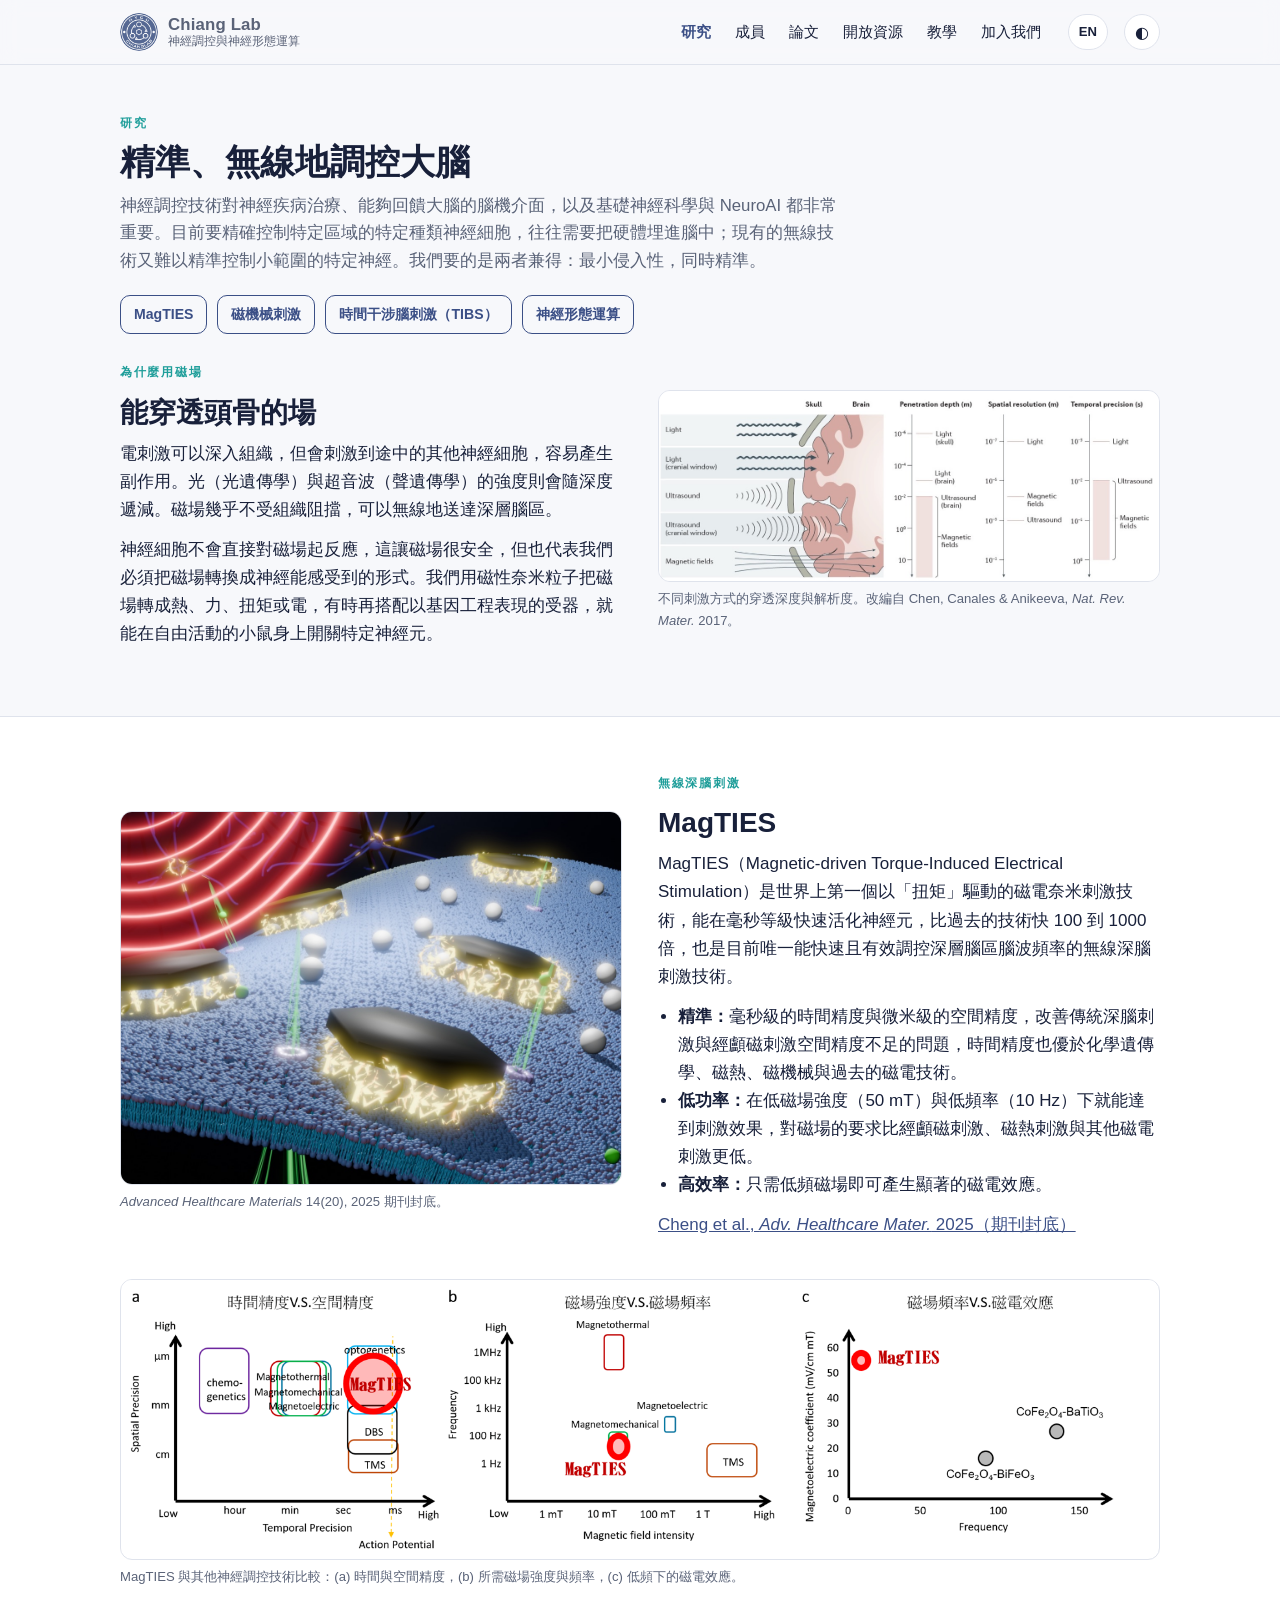
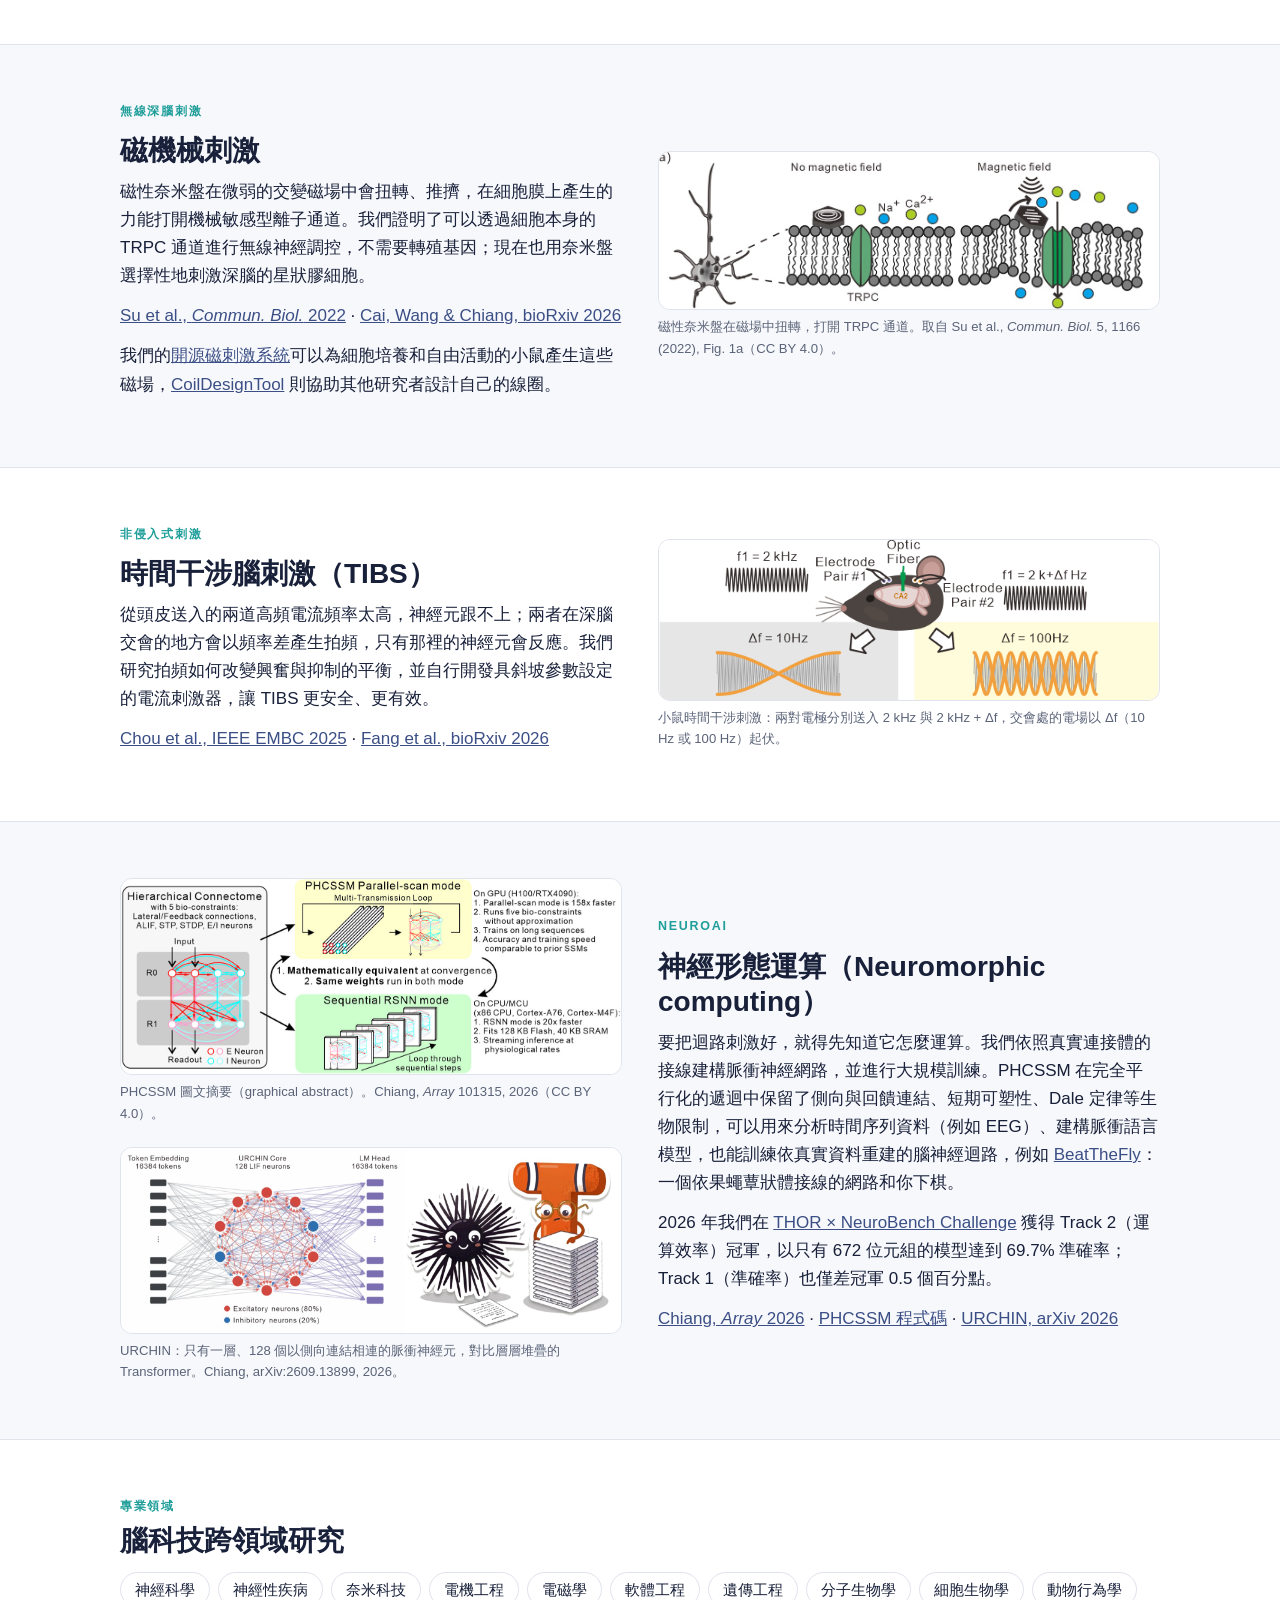
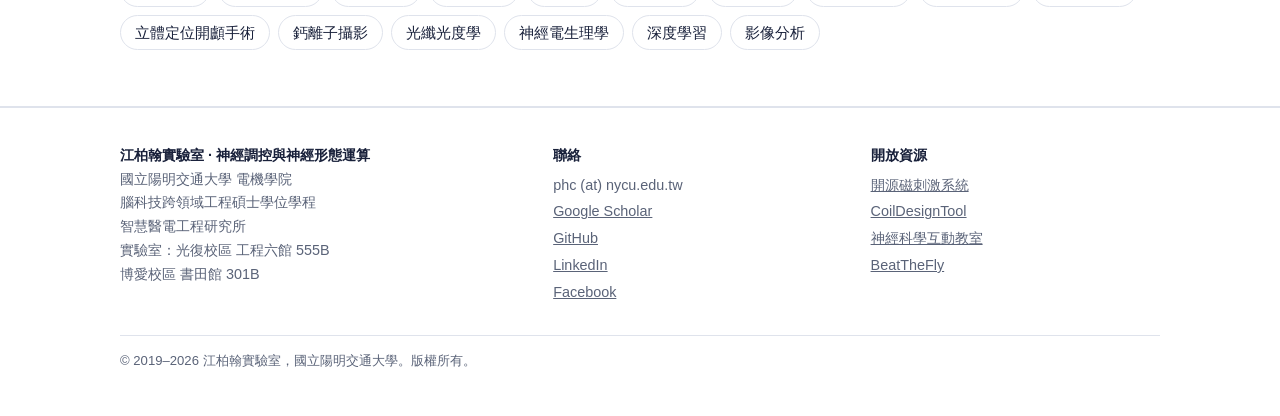
<file: zh-TW/research/index.html>
<!doctype html>
<html lang="zh-Hant">
<head>
<meta charset="utf-8">
<meta name="viewport" content="width=device-width, initial-scale=1">
<title>研究 · 江柏翰實驗室</title>
<meta name="description" content="江柏翰實驗室的研究：MagTIES、磁機械刺激、時間干涉腦刺激與神經形態運算。">
<meta property="og:title" content="研究 · 江柏翰實驗室">
<meta property="og:description" content="江柏翰實驗室的研究：MagTIES、磁機械刺激、時間干涉腦刺激與神經形態運算。">
<link rel="canonical" href="https://chianglab.com/zh-TW/research/">
<meta property="og:type" content="website">
<meta property="og:site_name" content="Chiang Lab">
<meta property="og:url" content="https://chianglab.com/zh-TW/research/">
<meta property="og:image" content="https://chianglab.com/img/research/magties-cover.jpg">
<meta property="og:image:width" content="1200">
<meta property="og:image:height" content="892">
<meta name="twitter:card" content="summary_large_image">
<link rel="alternate" hreflang="en" href="https://chianglab.com/research/">
<link rel="alternate" hreflang="zh-Hant" href="https://chianglab.com/zh-TW/research/">
<link rel="icon" href="/favicon.ico" sizes="48x48">
<link rel="icon" href="../../img/icon-192.png" type="image/png" sizes="192x192">
<link rel="apple-touch-icon" href="../../img/apple-touch-icon.png">
<link rel="stylesheet" href="../../assets/site.css">
<script>try{const t=localStorage.getItem("chianglab-theme");if(t)document.documentElement.dataset.theme=t}catch(e){}</script>
</head>
<body>
<header class="site-head"><div class="wrap">
  <a class="brand" href="../../zh-TW/"><img src="../../img/logo.png" alt="" width="38" height="38"><span><b>Chiang Lab</b><span>神經調控與神經形態運算</span></span></a>
  <nav class="nav" id="nav" aria-label="Main"><a href="../../zh-TW/research/" aria-current="page">研究</a><a href="../../zh-TW/people/">成員</a><a href="../../zh-TW/publications/">論文</a><a href="../../zh-TW/resources/">開放資源</a><a href="../../zh-TW/teaching/">教學</a><a href="../../zh-TW/join/">加入我們</a></nav>
  <a class="icon-btn lang" href="../../research/" hreflang="en" aria-label="Switch to English">EN</a>
  <button class="icon-btn" id="theme" type="button" aria-label="切換深色或淺色">◐</button>
  <button class="icon-btn" id="menu" type="button" aria-label="選單" aria-expanded="false" aria-controls="nav">☰</button>
</div></header>
<main>
<div class="wrap page-head"><p class="eyebrow">研究</p><h1>精準、無線地調控大腦</h1>
<p class="lead">神經調控技術對神經疾病治療、能夠回饋大腦的腦機介面，以及基礎神經科學與 NeuroAI 都非常重要。目前要精確控制特定區域的特定種類神經細胞，往往需要把硬體埋進腦中；現有的無線技術又難以精準控制小範圍的特定神經。我們要的是兩者兼得：最小侵入性，同時精準。</p>
<nav class="btns jump" aria-label="研究主題"><a class="btn ghost" href="#magties">MagTIES</a><a class="btn ghost" href="#magnetomechanical">磁機械刺激</a><a class="btn ghost" href="#tibs">時間干涉腦刺激（TIBS）</a><a class="btn ghost" href="#neuroai">神經形態運算</a></nav></div>

<section style="padding-top:20px">
  <div class="wrap split">
    <div class="prose">
      <p class="eyebrow">為什麼用磁場</p>
      <h2>能穿透頭骨的場</h2>
      <p>電刺激可以深入組織，但會刺激到途中的其他神經細胞，容易產生副作用。光（光遺傳學）與超音波（聲遺傳學）的強度則會隨深度遞減。磁場幾乎不受組織阻擋，可以無線地送達深層腦區。</p>
      <p>神經細胞不會直接對磁場起反應，這讓磁場很安全，但也代表我們必須把磁場轉換成神經能感受到的形式。我們用磁性奈米粒子把磁場轉成熱、力、扭矩或電，有時再搭配以基因工程表現的受器，就能在自由活動的小鼠身上開關特定神經元。</p>
    </div>
    <figure><img src="../../img/research/modalities.jpg" alt="光、超音波與磁場的穿透深度及空間、時間解析度比較" width="1200" height="455" loading="lazy"><figcaption>不同刺激方式的穿透深度與解析度。改編自 Chen, Canales &amp; Anikeeva, <i>Nat. Rev. Mater.</i> 2017。</figcaption></figure>
  </div>
</section>

<section class="alt" id="magties">
  <div class="wrap split rev">
    <div class="prose">
      <p class="eyebrow">無線深腦刺激</p>
      <h2>MagTIES</h2>
      <p>MagTIES（Magnetic-driven Torque-Induced Electrical Stimulation）是世界上第一個以「扭矩」驅動的磁電奈米刺激技術，能在毫秒等級快速活化神經元，比過去的技術快 100 到 1000 倍，也是目前唯一能快速且有效調控深層腦區腦波頻率的無線深腦刺激技術。</p>
      <ul>
        <li><b>精準：</b>毫秒級的時間精度與微米級的空間精度，改善傳統深腦刺激與經顱磁刺激空間精度不足的問題，時間精度也優於化學遺傳學、磁熱、磁機械與過去的磁電技術。</li>
        <li><b>低功率：</b>在低磁場強度（50 mT）與低頻率（10 Hz）下就能達到刺激效果，對磁場的要求比經顱磁刺激、磁熱刺激與其他磁電刺激更低。</li>
        <li><b>高效率：</b>只需低頻磁場即可產生顯著的磁電效應。</li>
      </ul>
      <p><a href="https://scholar.google.com/scholar?q=%22Magnetic-Driven+Torque-Induced+Electrical+Stimulation+for+Millisecond-Scale+Wireless+Neuromodulation%22">Cheng et al., <i>Adv. Healthcare Mater.</i> 2025（期刊封底）</a></p>
    </div>
    <figure><img src="../../img/research/magties-cover.jpg" alt="MagTIES 期刊封底" width="1200" height="892" loading="lazy"><figcaption><i>Advanced Healthcare Materials</i> 14(20), 2025 期刊封底。</figcaption></figure>
  </div>
  <div class="wrap" style="margin-top:28px"><figure><img src="../../img/research/magties-compare.png" alt="MagTIES 與其他技術在時間與空間精度、磁場強度與頻率上的比較" width="1600" height="430" loading="lazy"><figcaption>MagTIES 與其他神經調控技術比較：(a) 時間與空間精度，(b) 所需磁場強度與頻率，(c) 低頻下的磁電效應。</figcaption></figure></div>
</section>

<section id="magnetomechanical">
  <div class="wrap split">
    <div class="prose">
      <p class="eyebrow">無線深腦刺激</p>
      <h2>磁機械刺激</h2>
      <p>磁性奈米盤在微弱的交變磁場中會扭轉、推擠，在細胞膜上產生的力能打開機械敏感型離子通道。我們證明了可以透過細胞本身的 TRPC 通道進行無線神經調控，不需要轉殖基因；現在也用奈米盤選擇性地刺激深腦的星狀膠細胞。</p>
      <p><a href="https://scholar.google.com/scholar?q=%22Wireless+neuromodulation+in+vitro+and+in+vivo+by+intrinsic+TRPC-mediated+magnetomechanical+stimulation%22">Su et al., <i>Commun. Biol.</i> 2022</a> · <a href="https://scholar.google.com/scholar?q=%22Astrocyte-Selective+Wireless+Deep+Brain+Stimulation%22">Cai, Wang &amp; Chiang, bioRxiv 2026</a></p>
      <p>我們的<a href="https://magneticsystem.chianglab.com/">開源磁刺激系統</a>可以為細胞培養和自由活動的小鼠產生這些磁場，<a href="https://tools.chianglab.com/coildesigntool/">CoilDesignTool</a> 則協助其他研究者設計自己的線圈。</p>
    </div>
    <figure><img src="../../img/research/magnetomechanical-schematic.jpg" alt="磁機械刺激示意圖：沒有磁場時磁性奈米盤靜置在細胞膜上，TRPC 通道關閉；施加磁場後奈米盤扭轉、拉動細胞膜，通道打開讓鈉離子與鈣離子流入" width="1105" height="347" loading="lazy"><figcaption>磁性奈米盤在磁場中扭轉，打開 TRPC 通道。取自 Su et al., <i>Commun. Biol.</i> 5, 1166 (2022), Fig. 1a（CC BY 4.0）。</figcaption></figure>
  </div>
</section>

<section class="alt" id="tibs">
  <div class="wrap split">
    <div class="prose">
    <p class="eyebrow">非侵入式刺激</p>
    <h2>時間干涉腦刺激（TIBS）</h2>
    <p>從頭皮送入的兩道高頻電流頻率太高，神經元跟不上；兩者在深腦交會的地方會以頻率差產生拍頻，只有那裡的神經元會反應。我們研究拍頻如何改變興奮與抑制的平衡，並自行開發具斜坡參數設定的電流刺激器，讓 TIBS 更安全、更有效。</p>
    <p><a href="https://scholar.google.com/scholar?q=%22Enhancing+Safety+and+Efficacy+in+Temporal+Interference+Brain+Stimulation%22">Chou et al., IEEE EMBC 2025</a> · <a href="https://scholar.google.com/scholar?q=%22Manipulating+Excitation-Inhibition+Balance+by+Temporal+Interference+Brain+Stimulation%22">Fang et al., bioRxiv 2026</a></p>
  </div>
    <figure><img src="../../img/research/tibs-schematic.png" alt="小鼠時間干涉刺激示意：第一對電極送入 2 kHz，第二對電極送入 2 kHz + Δf，光纖位於 CA2；兩者疊加後以 Δf 起伏，圖中示範 10 Hz 與 100 Hz" width="652" height="208" loading="lazy"><figcaption>小鼠時間干涉刺激：兩對電極分別送入 2 kHz 與 2 kHz + Δf，交會處的電場以 Δf（10 Hz 或 100 Hz）起伏。</figcaption></figure>
  </div>
</section>

<section id="neuroai">
  <div class="wrap split rev">
    <div class="prose">
      <p class="eyebrow">NeuroAI</p>
      <h2>神經形態運算（Neuromorphic computing）</h2>
      <p>要把迴路刺激好，就得先知道它怎麼運算。我們依照真實連接體的接線建構脈衝神經網路，並進行大規模訓練。PHCSSM 在完全平行化的遞迴中保留了側向與回饋連結、短期可塑性、Dale 定律等生物限制，可以用來分析時間序列資料（例如 EEG）、建構脈衝語言模型，也能訓練依真實資料重建的腦神經迴路，例如 <a href="/BeatTheFly/">BeatTheFly</a>：一個依果蠅蕈狀體接線的網路和你下棋。</p>
      <p>2026 年我們在 <a href="https://neuromorphiccommons.com/events/thor_neurob_comp_2026/leaderboard.html">THOR × NeuroBench Challenge</a> 獲得 Track 2（運算效率）冠軍，以只有 672 位元組的模型達到 69.7% 準確率；Track 1（準確率）也僅差冠軍 0.5 個百分點。</p>
      <p><a href="https://doi.org/10.1016/j.array.2026.101315">Chiang, <i>Array</i> 2026</a> · <a href="https://github.com/phclab/PHCSSM">PHCSSM 程式碼</a> · <a href="https://arxiv.org/abs/2609.13899">URCHIN, arXiv 2026</a></p>
    </div>
    <div style="display:grid;gap:22px">
      <figure><img src="../../img/research/phcssm-graphical-abstract.jpg" alt="PHCSSM 圖文摘要：具五種生物限制的階層連接體，在 GPU 上以平行掃描模式、在 CPU 與微控制器上以循序 RSNN 模式執行，兩者使用相同權重" width="1333" height="520" loading="lazy"><figcaption>PHCSSM 圖文摘要（graphical abstract）。Chiang, <i>Array</i> 101315, 2026（CC BY 4.0）。</figcaption></figure>
      <figure><img src="../../img/research/urchin-figure1.jpg" alt="URCHIN 架構：詞嵌入、由 128 個興奮性與抑制性 LIF 神經元以側向連結組成的核心，以及語言模型輸出層，旁邊是海膽吉祥物與一疊 Transformer 層" width="1600" height="592" loading="lazy"><figcaption>URCHIN：只有一層、128 個以側向連結相連的脈衝神經元，對比層層堆疊的 Transformer。Chiang, arXiv:2609.13899, 2026。</figcaption></figure>
    </div>
  </div>
</section>

<section class="alt">
  <div class="wrap">
    <p class="eyebrow">專業領域</p>
    <h2>腦科技跨領域研究</h2>
    <ul class="chips" style="margin-top:14px"><li>神經科學</li><li>神經性疾病</li><li>奈米科技</li><li>電機工程</li><li>電磁學</li><li>軟體工程</li><li>遺傳工程</li><li>分子生物學</li><li>細胞生物學</li><li>動物行為學</li><li>立體定位開顱手術</li><li>鈣離子攝影</li><li>光纖光度學</li><li>神經電生理學</li><li>深度學習</li><li>影像分析</li></ul>
  </div>
</section>
</main>
<footer class="site-foot"><div class="wrap">
  <div><b>江柏翰實驗室 · 神經調控與神經形態運算</b><br>國立陽明交通大學 電機學院<br>腦科技跨領域工程碩士學位學程<br>智慧醫電工程研究所<br>實驗室：光復校區 工程六館 555B<br>博愛校區 書田館 301B</div>
  <div><b>聯絡</b><ul>
    <li>phc (at) nycu.edu.tw</li>
    <li><a href="https://scholar.google.com/citations?user=J-jGDFcAAAAJ">Google Scholar</a></li>
    <li><a href="https://github.com/phclab">GitHub</a></li>
    <li><a href="https://www.linkedin.com/in/pohanc/">LinkedIn</a></li>
    <li><a href="https://www.facebook.com/ChiangLab-1287645511374870/">Facebook</a></li></ul></div>
  <div><b>開放資源</b><ul>
    <li><a href="https://magneticsystem.chianglab.com/">開源磁刺激系統</a></li>
    <li><a href="https://tools.chianglab.com/coildesigntool/">CoilDesignTool</a></li>
    <li><a href="/class/">神經科學互動教室</a></li>
    <li><a href="/BeatTheFly/">BeatTheFly</a></li></ul></div>
  <div class="copy">© 2019–2026 江柏翰實驗室，國立陽明交通大學。版權所有。</div>
</div></footer>
<script src="../../assets/site.js"></script>
</body>
</html>
</file>
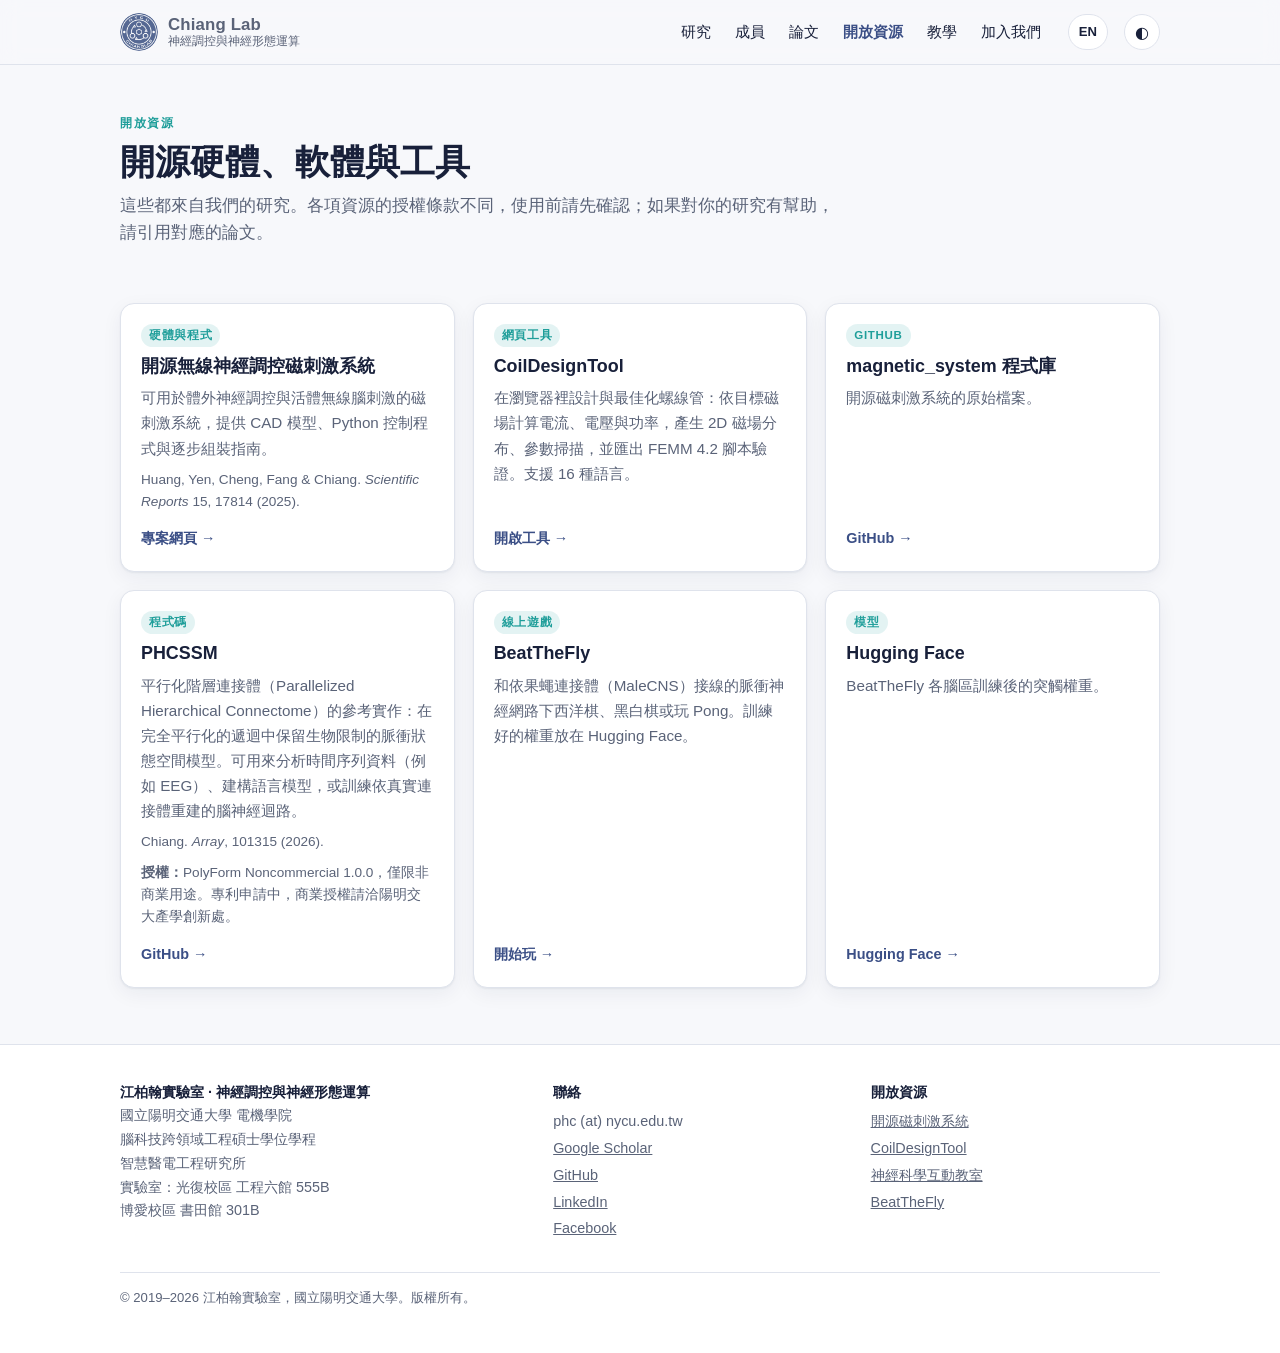
<file: zh-TW/resources/index.html>
<!doctype html>
<html lang="zh-Hant">
<head>
<meta charset="utf-8">
<meta name="viewport" content="width=device-width, initial-scale=1">
<title>開放資源 · 江柏翰實驗室</title>
<meta name="description" content="江柏翰實驗室的開源磁刺激系統、CoilDesignTool、PHCSSM 程式碼與 BeatTheFly。">
<meta property="og:title" content="開放資源 · 江柏翰實驗室">
<meta property="og:description" content="江柏翰實驗室的開源磁刺激系統、CoilDesignTool、PHCSSM 程式碼與 BeatTheFly。">
<link rel="canonical" href="https://chianglab.com/zh-TW/resources/">
<meta property="og:type" content="website">
<meta property="og:site_name" content="Chiang Lab">
<meta property="og:url" content="https://chianglab.com/zh-TW/resources/">
<meta property="og:image" content="https://chianglab.com/img/research/magties-cover.jpg">
<meta property="og:image:width" content="1200">
<meta property="og:image:height" content="892">
<meta name="twitter:card" content="summary_large_image">
<link rel="alternate" hreflang="en" href="https://chianglab.com/resources/">
<link rel="alternate" hreflang="zh-Hant" href="https://chianglab.com/zh-TW/resources/">
<link rel="icon" href="/favicon.ico" sizes="48x48">
<link rel="icon" href="../../img/icon-192.png" type="image/png" sizes="192x192">
<link rel="apple-touch-icon" href="../../img/apple-touch-icon.png">
<link rel="stylesheet" href="../../assets/site.css">
<script>try{const t=localStorage.getItem("chianglab-theme");if(t)document.documentElement.dataset.theme=t}catch(e){}</script>
</head>
<body>
<header class="site-head"><div class="wrap">
  <a class="brand" href="../../zh-TW/"><img src="../../img/logo.png" alt="" width="38" height="38"><span><b>Chiang Lab</b><span>神經調控與神經形態運算</span></span></a>
  <nav class="nav" id="nav" aria-label="Main"><a href="../../zh-TW/research/">研究</a><a href="../../zh-TW/people/">成員</a><a href="../../zh-TW/publications/">論文</a><a href="../../zh-TW/resources/" aria-current="page">開放資源</a><a href="../../zh-TW/teaching/">教學</a><a href="../../zh-TW/join/">加入我們</a></nav>
  <a class="icon-btn lang" href="../../resources/" hreflang="en" aria-label="Switch to English">EN</a>
  <button class="icon-btn" id="theme" type="button" aria-label="切換深色或淺色">◐</button>
  <button class="icon-btn" id="menu" type="button" aria-label="選單" aria-expanded="false" aria-controls="nav">☰</button>
</div></header>
<main>
<div class="wrap page-head"><p class="eyebrow">開放資源</p><h1>開源硬體、軟體與工具</h1>
<p class="lead">這些都來自我們的研究。各項資源的授權條款不同，使用前請先確認；如果對你的研究有幫助，請引用對應的論文。</p></div>
<section style="padding-top:20px"><div class="wrap grid two">
  <a class="card" href="https://magneticsystem.chianglab.com/"><span class="tag">硬體與程式</span><h3>開源無線神經調控磁刺激系統</h3><p>可用於體外神經調控與活體無線腦刺激的磁刺激系統，提供 CAD 模型、Python 控制程式與逐步組裝指南。</p><p style="font-size:.85rem">Huang, Yen, Cheng, Fang &amp; Chiang. <i>Scientific Reports</i> 15, 17814 (2025).</p><span class="more">專案網頁 →</span></a>
  <a class="card" href="https://tools.chianglab.com/coildesigntool/"><span class="tag">網頁工具</span><h3>CoilDesignTool</h3><p>在瀏覽器裡設計與最佳化螺線管：依目標磁場計算電流、電壓與功率，產生 2D 磁場分布、參數掃描，並匯出 FEMM 4.2 腳本驗證。支援 16 種語言。</p><span class="more">開啟工具 →</span></a>
  <a class="card" href="https://github.com/phclab/magnetic_system"><span class="tag">GitHub</span><h3>magnetic_system 程式庫</h3><p>開源磁刺激系統的原始檔案。</p><span class="more">GitHub →</span></a>
  <a class="card" href="https://github.com/phclab/PHCSSM"><span class="tag">程式碼</span><h3>PHCSSM</h3><p>平行化階層連接體（Parallelized Hierarchical Connectome）的參考實作：在完全平行化的遞迴中保留生物限制的脈衝狀態空間模型。可用來分析時間序列資料（例如 EEG）、建構語言模型，或訓練依真實連接體重建的腦神經迴路。</p><p style="font-size:.85rem">Chiang. <i>Array</i>, 101315 (2026).</p><p style="font-size:.85rem"><b>授權：</b>PolyForm Noncommercial 1.0.0，僅限非商業用途。專利申請中，商業授權請洽陽明交大產學創新處。</p><span class="more">GitHub →</span></a>
  <a class="card" href="/BeatTheFly/"><span class="tag">線上遊戲</span><h3>BeatTheFly</h3><p>和依果蠅連接體（MaleCNS）接線的脈衝神經網路下西洋棋、黑白棋或玩 Pong。訓練好的權重放在 Hugging Face。</p><span class="more">開始玩 →</span></a>
  <a class="card" href="https://huggingface.co/phclab"><span class="tag">模型</span><h3>Hugging Face</h3><p>BeatTheFly 各腦區訓練後的突觸權重。</p><span class="more">Hugging Face →</span></a>
</div></section>
</main>
<footer class="site-foot"><div class="wrap">
  <div><b>江柏翰實驗室 · 神經調控與神經形態運算</b><br>國立陽明交通大學 電機學院<br>腦科技跨領域工程碩士學位學程<br>智慧醫電工程研究所<br>實驗室：光復校區 工程六館 555B<br>博愛校區 書田館 301B</div>
  <div><b>聯絡</b><ul>
    <li>phc (at) nycu.edu.tw</li>
    <li><a href="https://scholar.google.com/citations?user=J-jGDFcAAAAJ">Google Scholar</a></li>
    <li><a href="https://github.com/phclab">GitHub</a></li>
    <li><a href="https://www.linkedin.com/in/pohanc/">LinkedIn</a></li>
    <li><a href="https://www.facebook.com/ChiangLab-1287645511374870/">Facebook</a></li></ul></div>
  <div><b>開放資源</b><ul>
    <li><a href="https://magneticsystem.chianglab.com/">開源磁刺激系統</a></li>
    <li><a href="https://tools.chianglab.com/coildesigntool/">CoilDesignTool</a></li>
    <li><a href="/class/">神經科學互動教室</a></li>
    <li><a href="/BeatTheFly/">BeatTheFly</a></li></ul></div>
  <div class="copy">© 2019–2026 江柏翰實驗室，國立陽明交通大學。版權所有。</div>
</div></footer>
<script src="../../assets/site.js"></script>
</body>
</html>
</file>
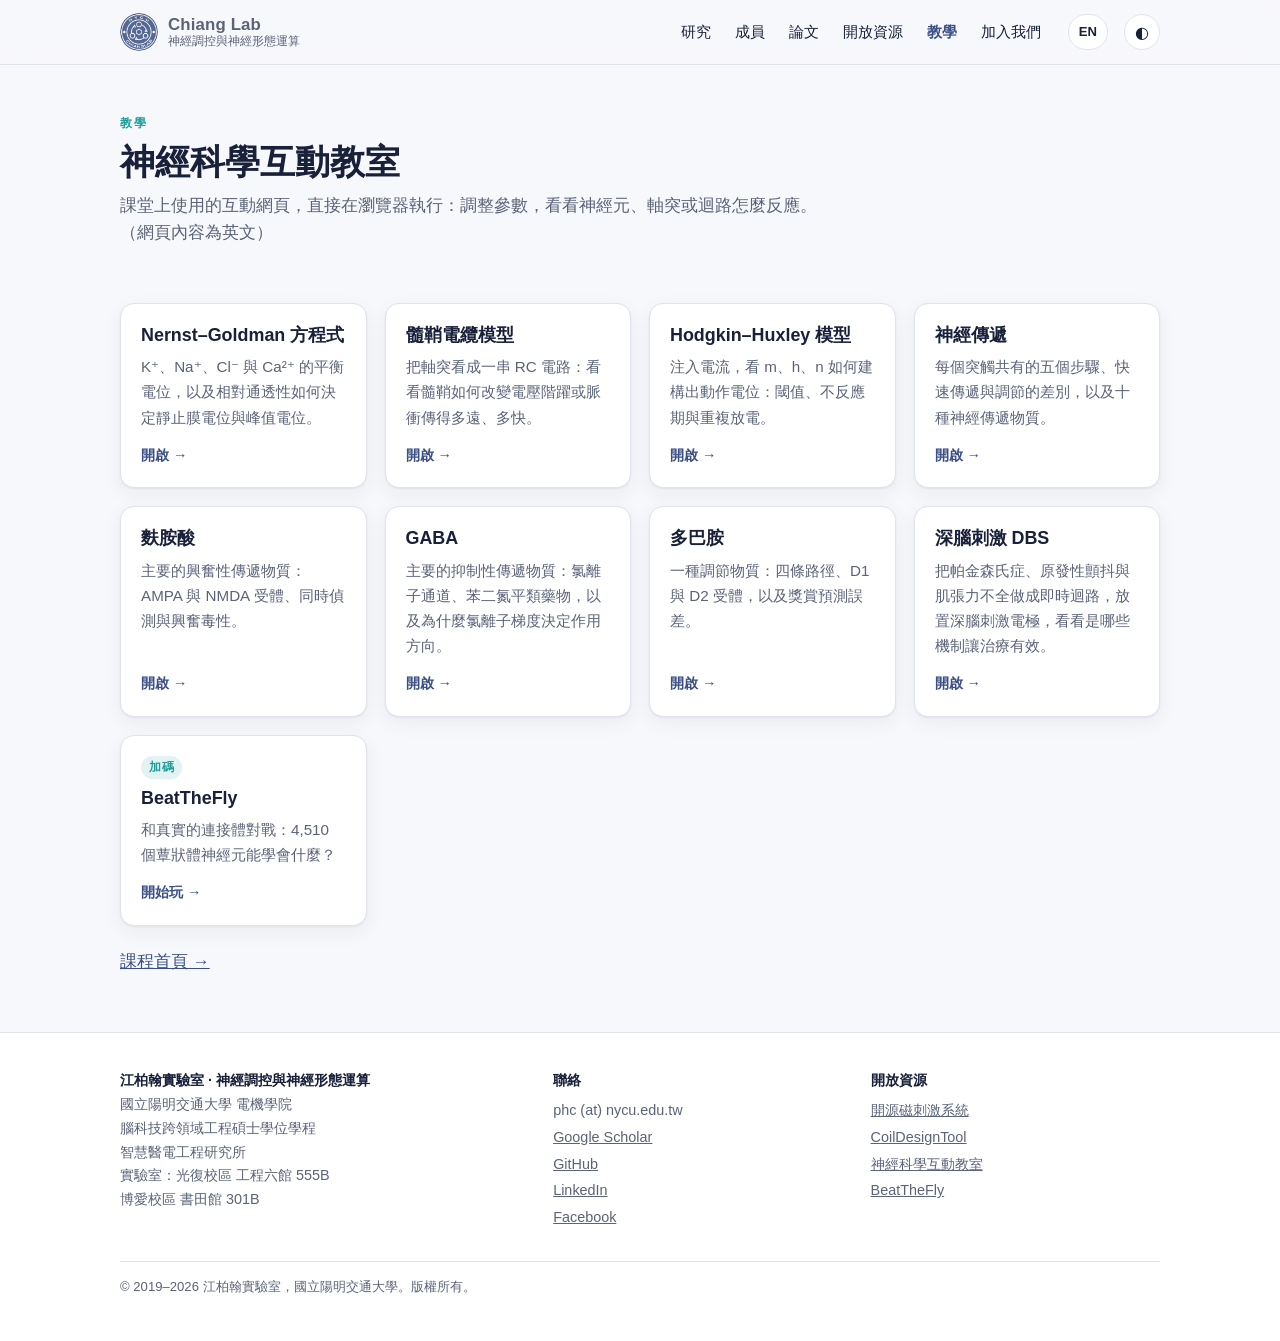
<file: zh-TW/teaching/index.html>
<!doctype html>
<html lang="zh-Hant">
<head>
<meta charset="utf-8">
<meta name="viewport" content="width=device-width, initial-scale=1">
<title>教學 · 江柏翰實驗室</title>
<meta name="description" content="神經科學互動教學網頁：Hodgkin–Huxley、Nernst–Goldman、髓鞘電纜、神經傳遞與深腦刺激。">
<meta property="og:title" content="教學 · 江柏翰實驗室">
<meta property="og:description" content="神經科學互動教學網頁：Hodgkin–Huxley、Nernst–Goldman、髓鞘電纜、神經傳遞與深腦刺激。">
<link rel="canonical" href="https://chianglab.com/zh-TW/teaching/">
<meta property="og:type" content="website">
<meta property="og:site_name" content="Chiang Lab">
<meta property="og:url" content="https://chianglab.com/zh-TW/teaching/">
<meta property="og:image" content="https://chianglab.com/img/research/magties-cover.jpg">
<meta property="og:image:width" content="1200">
<meta property="og:image:height" content="892">
<meta name="twitter:card" content="summary_large_image">
<link rel="alternate" hreflang="en" href="https://chianglab.com/teaching/">
<link rel="alternate" hreflang="zh-Hant" href="https://chianglab.com/zh-TW/teaching/">
<link rel="icon" href="/favicon.ico" sizes="48x48">
<link rel="icon" href="../../img/icon-192.png" type="image/png" sizes="192x192">
<link rel="apple-touch-icon" href="../../img/apple-touch-icon.png">
<link rel="stylesheet" href="../../assets/site.css">
<script>try{const t=localStorage.getItem("chianglab-theme");if(t)document.documentElement.dataset.theme=t}catch(e){}</script>
</head>
<body>
<header class="site-head"><div class="wrap">
  <a class="brand" href="../../zh-TW/"><img src="../../img/logo.png" alt="" width="38" height="38"><span><b>Chiang Lab</b><span>神經調控與神經形態運算</span></span></a>
  <nav class="nav" id="nav" aria-label="Main"><a href="../../zh-TW/research/">研究</a><a href="../../zh-TW/people/">成員</a><a href="../../zh-TW/publications/">論文</a><a href="../../zh-TW/resources/">開放資源</a><a href="../../zh-TW/teaching/" aria-current="page">教學</a><a href="../../zh-TW/join/">加入我們</a></nav>
  <a class="icon-btn lang" href="../../teaching/" hreflang="en" aria-label="Switch to English">EN</a>
  <button class="icon-btn" id="theme" type="button" aria-label="切換深色或淺色">◐</button>
  <button class="icon-btn" id="menu" type="button" aria-label="選單" aria-expanded="false" aria-controls="nav">☰</button>
</div></header>
<main>
<div class="wrap page-head"><p class="eyebrow">教學</p><h1>神經科學互動教室</h1>
<p class="lead">課堂上使用的互動網頁，直接在瀏覽器執行：調整參數，看看神經元、軸突或迴路怎麼反應。（網頁內容為英文）</p></div>
<section style="padding-top:20px"><div class="wrap grid"><a class="card" href="/class/Nernst_Goldman_Explorer/"><h3>Nernst–Goldman 方程式</h3><p>K⁺、Na⁺、Cl⁻ 與 Ca²⁺ 的平衡電位，以及相對通透性如何決定靜止膜電位與峰值電位。</p><span class="more">開啟 →</span></a><a class="card" href="/class/Myelin_Cable_Explorer/"><h3>髓鞘電纜模型</h3><p>把軸突看成一串 RC 電路：看看髓鞘如何改變電壓階躍或脈衝傳得多遠、多快。</p><span class="more">開啟 →</span></a><a class="card" href="/class/HH_Model_Explorer/"><h3>Hodgkin–Huxley 模型</h3><p>注入電流，看 m、h、n 如何建構出動作電位：閾值、不反應期與重複放電。</p><span class="more">開啟 →</span></a><a class="card" href="/class/neurotransmission/"><h3>神經傳遞</h3><p>每個突觸共有的五個步驟、快速傳遞與調節的差別，以及十種神經傳遞物質。</p><span class="more">開啟 →</span></a><a class="card" href="/class/neurotransmission/glutamate/"><h3>麩胺酸</h3><p>主要的興奮性傳遞物質：AMPA 與 NMDA 受體、同時偵測與興奮毒性。</p><span class="more">開啟 →</span></a><a class="card" href="/class/neurotransmission/gaba/"><h3>GABA</h3><p>主要的抑制性傳遞物質：氯離子通道、苯二氮平類藥物，以及為什麼氯離子梯度決定作用方向。</p><span class="more">開啟 →</span></a><a class="card" href="/class/neurotransmission/dopamine/"><h3>多巴胺</h3><p>一種調節物質：四條路徑、D1 與 D2 受體，以及獎賞預測誤差。</p><span class="more">開啟 →</span></a><a class="card" href="/class/DBS_Explorer/"><h3>深腦刺激 DBS</h3><p>把帕金森氏症、原發性顫抖與肌張力不全做成即時迴路，放置深腦刺激電極，看看是哪些機制讓治療有效。</p><span class="more">開啟 →</span></a>
<a class="card" href="/BeatTheFly/"><span class="tag">加碼</span><h3>BeatTheFly</h3><p>和真實的連接體對戰：4,510 個蕈狀體神經元能學會什麼？</p><span class="more">開始玩 →</span></a></div>
<div class="wrap" style="margin-top:22px"><a href="/class/">課程首頁 →</a></div></section>
</main>
<footer class="site-foot"><div class="wrap">
  <div><b>江柏翰實驗室 · 神經調控與神經形態運算</b><br>國立陽明交通大學 電機學院<br>腦科技跨領域工程碩士學位學程<br>智慧醫電工程研究所<br>實驗室：光復校區 工程六館 555B<br>博愛校區 書田館 301B</div>
  <div><b>聯絡</b><ul>
    <li>phc (at) nycu.edu.tw</li>
    <li><a href="https://scholar.google.com/citations?user=J-jGDFcAAAAJ">Google Scholar</a></li>
    <li><a href="https://github.com/phclab">GitHub</a></li>
    <li><a href="https://www.linkedin.com/in/pohanc/">LinkedIn</a></li>
    <li><a href="https://www.facebook.com/ChiangLab-1287645511374870/">Facebook</a></li></ul></div>
  <div><b>開放資源</b><ul>
    <li><a href="https://magneticsystem.chianglab.com/">開源磁刺激系統</a></li>
    <li><a href="https://tools.chianglab.com/coildesigntool/">CoilDesignTool</a></li>
    <li><a href="/class/">神經科學互動教室</a></li>
    <li><a href="/BeatTheFly/">BeatTheFly</a></li></ul></div>
  <div class="copy">© 2019–2026 江柏翰實驗室，國立陽明交通大學。版權所有。</div>
</div></footer>
<script src="../../assets/site.js"></script>
</body>
</html>
</file>
<file: assets/site.css>
:root{
  --bg:#f7f8fb; --panel:#ffffff; --ink:#18203a; --dim:#5a6378; --line:#dfe3ec;
  --brand:#3b4f86; --brand-ink:#ffffff; --field:#1f9e9a; --spark:#e8912d;
  --tint:#eef1f8; --shadow:0 1px 2px rgba(20,30,60,.06),0 6px 20px rgba(20,30,60,.06);
}
@media (prefers-color-scheme: dark){
  :root:not([data-theme="light"]){
    --bg:#0f1320; --panel:#171c2c; --ink:#e7eaf3; --dim:#a3abc0; --line:#2a3148;
    --brand:#8ea3e0; --brand-ink:#0f1320; --field:#4fd1c5; --spark:#f5b259;
    --tint:#1b2236; --shadow:none;
  }
}
:root[data-theme="dark"]{
  --bg:#0f1320; --panel:#171c2c; --ink:#e7eaf3; --dim:#a3abc0; --line:#2a3148;
  --brand:#8ea3e0; --brand-ink:#0f1320; --field:#4fd1c5; --spark:#f5b259;
  --tint:#1b2236; --shadow:none;
}
*{box-sizing:border-box}
html{scroll-behavior:smooth}
body{margin:0;background:var(--bg);color:var(--ink);
  font-family:-apple-system,BlinkMacSystemFont,"Segoe UI","Helvetica Neue","PingFang TC","Noto Sans TC","Microsoft JhengHei",sans-serif;
  font-size:17px;line-height:1.65;-webkit-font-smoothing:antialiased}
a{color:var(--brand)}
img{max-width:100%;height:auto}
.wrap{max-width:1080px;margin:0 auto;padding:0 20px}

/* header */
.site-head{position:sticky;top:0;z-index:20;background:color-mix(in srgb,var(--bg) 88%,transparent);
  backdrop-filter:saturate(1.4) blur(10px);-webkit-backdrop-filter:saturate(1.4) blur(10px);border-bottom:1px solid var(--line)}
.site-head .wrap{display:flex;align-items:center;gap:16px;min-height:64px}
.brand{display:flex;align-items:center;gap:10px;text-decoration:none;color:var(--ink);margin-right:auto;min-width:0}
.brand img{width:38px;height:38px;border-radius:50%;flex:none;background:#fff}
.brand b{display:block;font-size:1.05rem;letter-spacing:.01em;line-height:1.15}
.brand span{display:block;font-size:.75rem;color:var(--dim);line-height:1.2}
.nav{display:flex;gap:2px;align-items:center}
.nav a{color:var(--ink);text-decoration:none;font-size:.93rem;padding:7px 11px;border-radius:8px}
.nav a:hover{background:var(--tint)}
.nav a[aria-current="page"]{color:var(--brand);font-weight:600}
.icon-btn{border:1px solid var(--line);background:var(--panel);color:var(--ink);border-radius:999px;
  width:36px;height:36px;display:inline-grid;place-items:center;cursor:pointer;font-size:1rem;flex:none}
#menu{display:none}
@media (max-width:860px){
  #menu{display:inline-grid}
  .nav{display:none;position:absolute;left:0;right:0;top:64px;flex-direction:column;align-items:stretch;
    background:var(--bg);border-bottom:1px solid var(--line);padding:8px 16px 14px}
  .nav.open{display:flex}
  .nav a{padding:10px 8px}
}

/* sections */
section{padding:56px 0}
section.alt{background:var(--panel);border-top:1px solid var(--line);border-bottom:1px solid var(--line)}
.eyebrow{font-size:.78rem;letter-spacing:.14em;text-transform:uppercase;color:var(--field);font-weight:700;margin:0 0 6px}
h1,h2,h3{line-height:1.25;margin:0}
h2{font-size:1.75rem;margin-bottom:10px}
h3{font-size:1.12rem}
.lead{color:var(--dim);font-size:1.05rem;max-width:720px;margin:0 0 28px}
.page-head{padding-top:48px;padding-bottom:8px}
.page-head h1{font-size:2.2rem;margin-bottom:8px}

/* hero */
.hero{position:relative;overflow:hidden;padding:72px 0 64px;border-bottom:1px solid var(--line)}
.hero .wrap{position:relative;z-index:1;display:grid;grid-template-columns:1fr;gap:36px;align-items:center}
.hero h1{font-size:clamp(2rem,4.6vw,3.2rem);letter-spacing:-.01em;margin:6px 0 14px}
.hero h1 em{font-style:normal;color:var(--field)}
.hero p{color:var(--dim);font-size:1.08rem;max-width:560px}
.hero-art{width:100%;max-width:420px;justify-self:center}
.btns{display:flex;flex-wrap:wrap;gap:10px;margin-top:22px}
.btn{display:inline-block;padding:10px 18px;border-radius:10px;text-decoration:none;font-weight:600;font-size:.95rem;
  border:1px solid var(--brand)}
.btn.primary{background:var(--brand);color:var(--brand-ink)}
.btn.ghost{color:var(--brand)}
@media (max-width:760px){ .hero .wrap{grid-template-columns:1fr} .hero-art{max-width:220px;order:-1} }
.fieldline{fill:none;stroke:var(--field);stroke-width:1.6;opacity:.55;stroke-dasharray:5 7;animation:flow 3s linear infinite}
@keyframes flow{to{stroke-dashoffset:-24}}
@media (prefers-reduced-motion:reduce){ .fieldline{animation:none} }

/* cards */
.grid{display:grid;gap:18px;grid-template-columns:repeat(auto-fill,minmax(240px,1fr))}
.grid.two{grid-template-columns:repeat(auto-fill,minmax(320px,1fr))}
.card{background:var(--panel);border:1px solid var(--line);border-radius:14px;padding:20px;box-shadow:var(--shadow);
  display:flex;flex-direction:column;gap:8px;color:var(--ink);text-decoration:none}
a.card{transition:transform .15s,border-color .15s}
a.card:hover{transform:translateY(-2px);border-color:var(--brand)}
.card p{margin:0;color:var(--dim);font-size:.95rem}
.card .more{margin-top:auto;padding-top:6px;color:var(--brand);font-weight:600;font-size:.9rem}
.card .tag{align-self:flex-start;font-size:.72rem;font-weight:700;letter-spacing:.06em;text-transform:uppercase;
  color:var(--field);background:color-mix(in srgb,var(--field) 12%,transparent);padding:2px 8px;border-radius:999px}
.card.media{padding:0;overflow:hidden}
.card.media img{display:block;width:100%;aspect-ratio:16/9;object-fit:cover;border-bottom:1px solid var(--line)}
.card.media .in{padding:16px 20px 20px;display:flex;flex-direction:column;gap:8px;flex:1}
.ico{width:44px;height:44px;border-radius:12px;display:grid;place-items:center;background:var(--tint);color:var(--brand)}
.ico svg{width:26px;height:26px}

/* news */
.news{list-style:none;padding:0;margin:0;border-top:1px solid var(--line)}
.news li{display:grid;grid-template-columns:96px 1fr;gap:14px;padding:12px 0;border-bottom:1px solid var(--line)}
.news time{color:var(--dim);font-variant-numeric:tabular-nums;font-size:.92rem}
.news a{text-decoration:none}
.news a:hover{text-decoration:underline}

/* split blocks */
.split{display:grid;grid-template-columns:1fr 1fr;gap:36px;align-items:center}
.split.rev>:first-child{order:2}
@media (max-width:760px){ .split{grid-template-columns:1fr} .split.rev>:first-child{order:0} }
figure{margin:0}
figure img{border-radius:12px;border:1px solid var(--line);display:block;background:#fff}
figcaption{font-size:.82rem;color:var(--dim);margin-top:6px}
.prose p{margin:0 0 12px}
.prose ul{margin:0 0 12px;padding-left:1.2em}

/* people */
.pi{display:grid;grid-template-columns:240px 1fr;gap:32px;align-items:start}
.pi img{border-radius:16px;border:1px solid var(--line);width:100%}
@media (max-width:700px){ .pi{grid-template-columns:1fr} .pi img{max-width:220px} }
.cv{display:grid;grid-template-columns:110px 1fr;gap:4px 14px;font-size:.95rem;margin:0}
.cv dt{color:var(--dim);font-variant-numeric:tabular-nums}
.cv dd{margin:0}
.people{display:grid;gap:18px;grid-template-columns:repeat(auto-fill,minmax(230px,1fr))}
.person{background:var(--panel);border:1px solid var(--line);border-radius:14px;overflow:hidden;box-shadow:var(--shadow)}
.person img{display:block;width:100%;aspect-ratio:1;object-fit:cover}
.person .in{padding:14px 16px 16px}
.person b{font-size:1.08rem}
.person .role{display:block;color:var(--field);font-size:.85rem;font-weight:600;margin:2px 0 6px}
.person p{margin:0;color:var(--dim);font-size:.9rem;line-height:1.6}
.person .mail{display:block;margin-top:8px;font-size:.85rem;color:var(--dim);word-break:break-all}
.chips{display:flex;flex-wrap:wrap;gap:8px;padding:0;margin:0;list-style:none}
.chips li{background:var(--panel);border:1px solid var(--line);border-radius:999px;padding:4px 14px;font-size:.95rem}

/* publications */
.year{font-size:1.25rem;margin:30px 0 8px;padding-bottom:4px;border-bottom:2px solid var(--line)}
.pubs{list-style:none;padding:0;margin:0}
.pubs li{padding:10px 0 12px;border-bottom:1px dashed var(--line)}
.pubs .t{font-weight:600}
.pubs .t a{color:var(--ink);text-decoration:none}
.pubs .t a:hover{color:var(--brand);text-decoration:underline}
.pubs .a{color:var(--dim);font-size:.92rem}
.pubs .a b{color:var(--ink)}
.pubs .v{font-style:italic;font-size:.92rem}
.badge{display:inline-block;font-size:.7rem;font-weight:700;letter-spacing:.05em;padding:1px 7px;border-radius:999px;
  margin-left:6px;vertical-align:2px;background:color-mix(in srgb,var(--spark) 18%,transparent);color:var(--spark)}
.filters{display:flex;flex-wrap:wrap;gap:8px;margin:0 0 6px}
.filters button{border:1px solid var(--line);background:var(--panel);color:var(--ink);border-radius:999px;padding:5px 14px;
  font-size:.9rem;cursor:pointer}
.filters button[aria-pressed="true"]{background:var(--brand);color:var(--brand-ink);border-color:var(--brand)}

/* footer */
.site-foot{border-top:1px solid var(--line);padding:36px 0 44px;color:var(--dim);font-size:.9rem;background:var(--panel)}
.site-foot .wrap{display:grid;grid-template-columns:1.4fr 1fr 1fr;gap:28px}
.site-foot b{color:var(--ink)}
.site-foot a{color:var(--dim)}
.site-foot ul{list-style:none;padding:0;margin:6px 0 0}
.site-foot li{margin:3px 0}
.site-foot .copy{grid-column:1/-1;border-top:1px solid var(--line);padding-top:14px;font-size:.82rem}
@media (max-width:760px){ .site-foot .wrap{grid-template-columns:1fr} }
.lang{width:auto;padding:0 10px;font-size:.82rem;font-weight:700;text-decoration:none}
.jump{margin-top:-8px}
section[id]{scroll-margin-top:70px}
.jump .btn{padding:7px 13px;font-size:.88rem}
</file>
